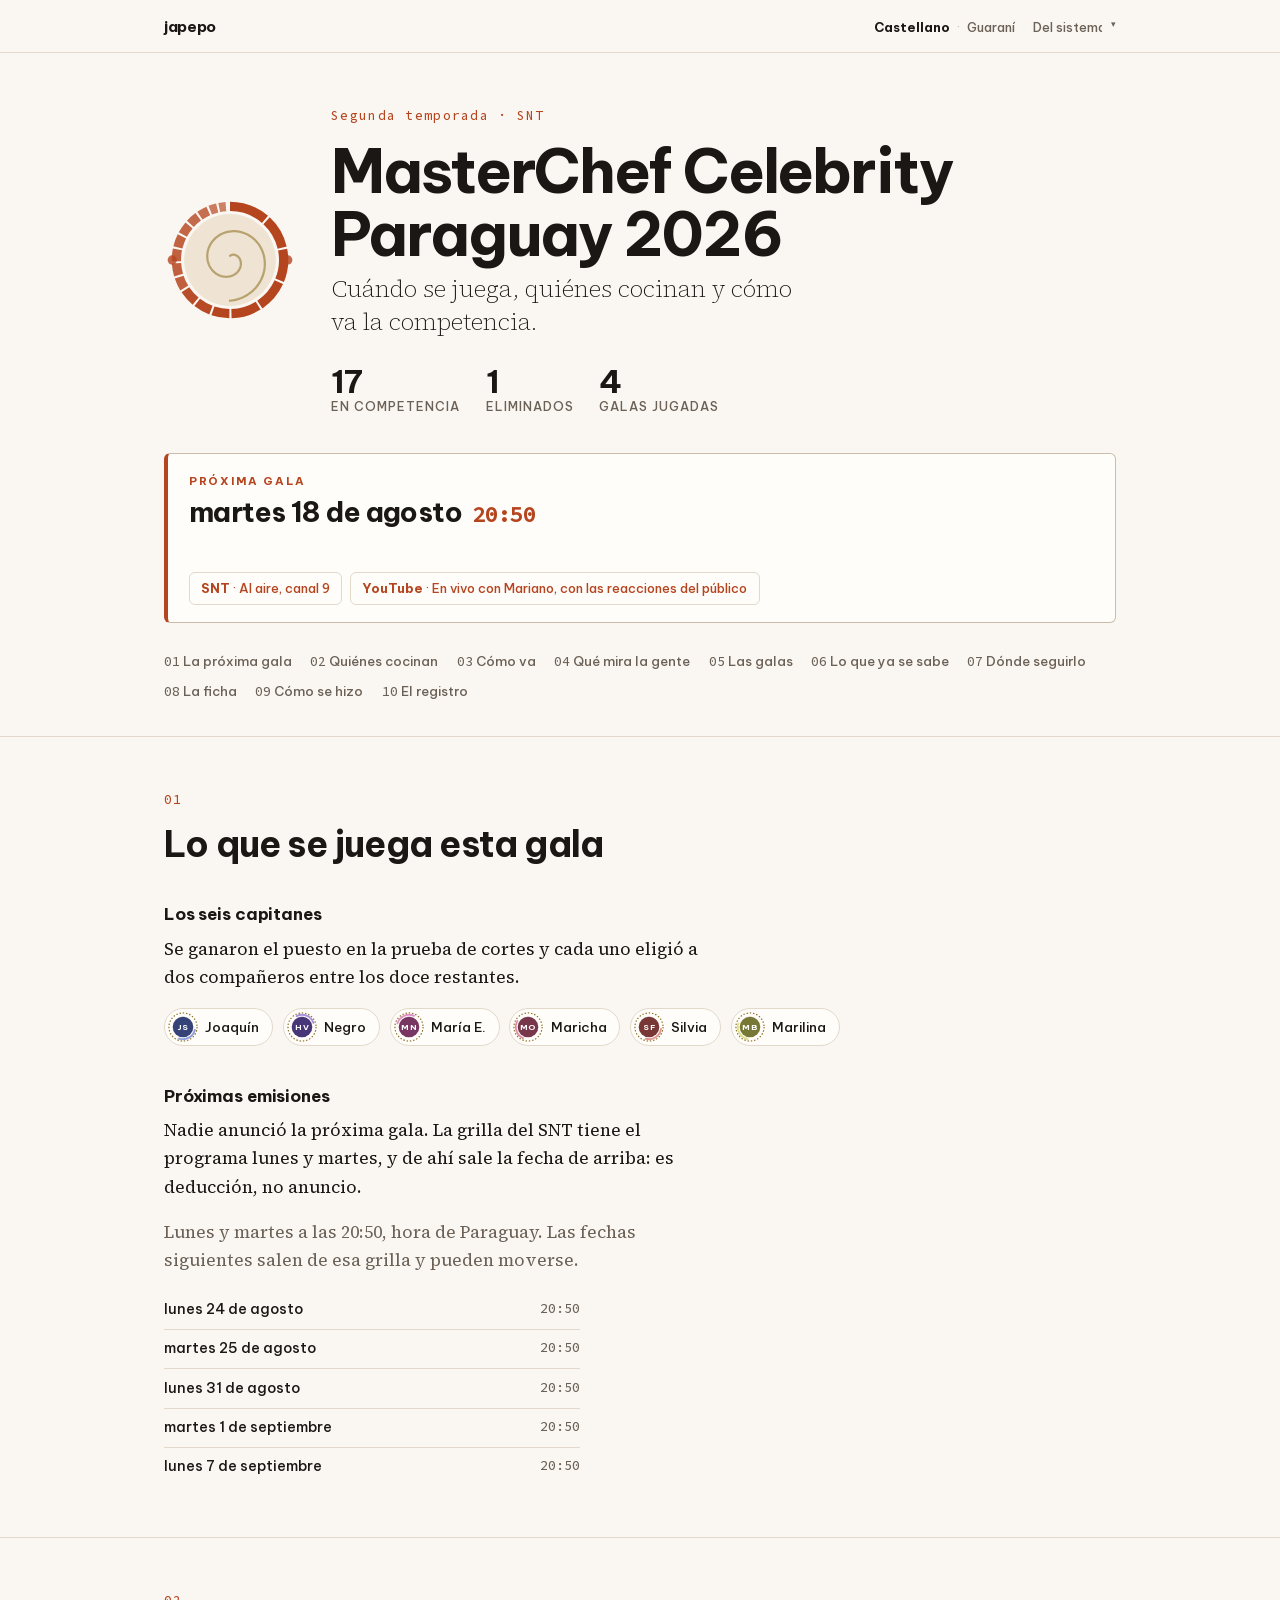
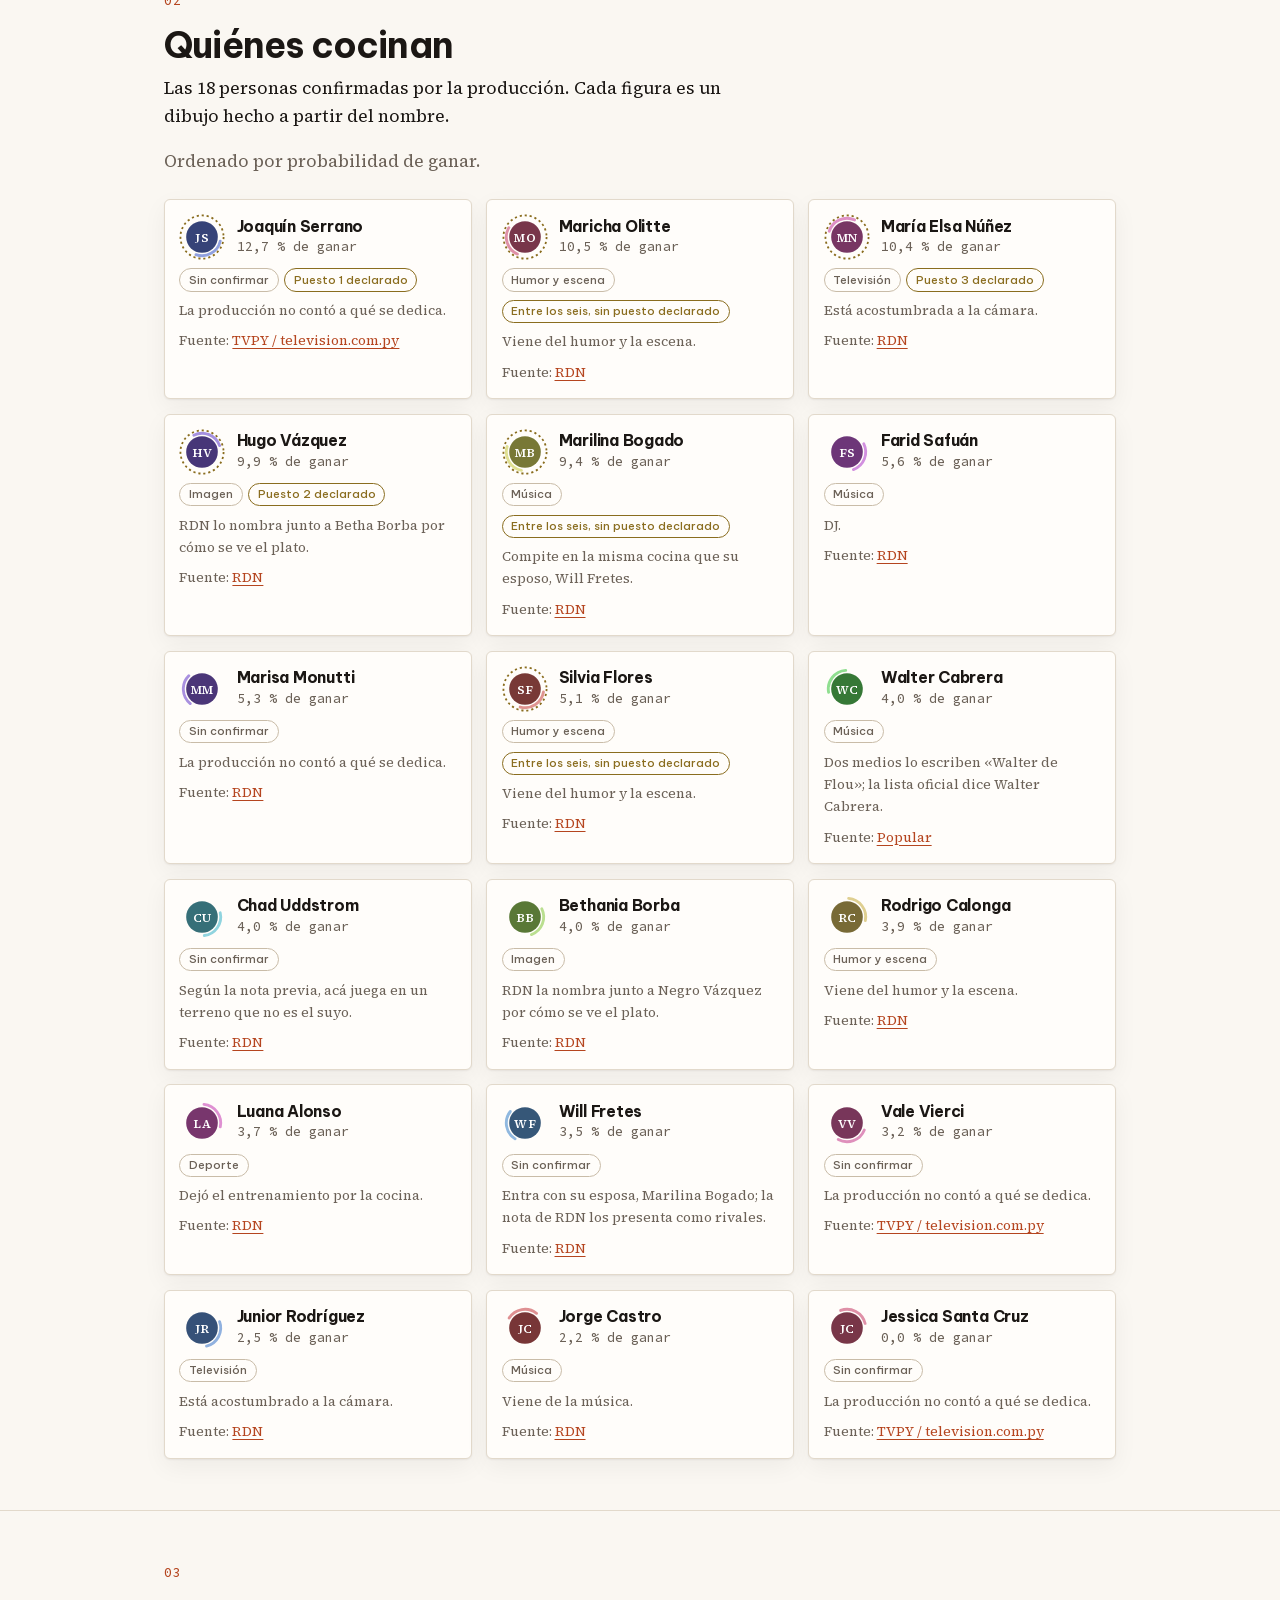
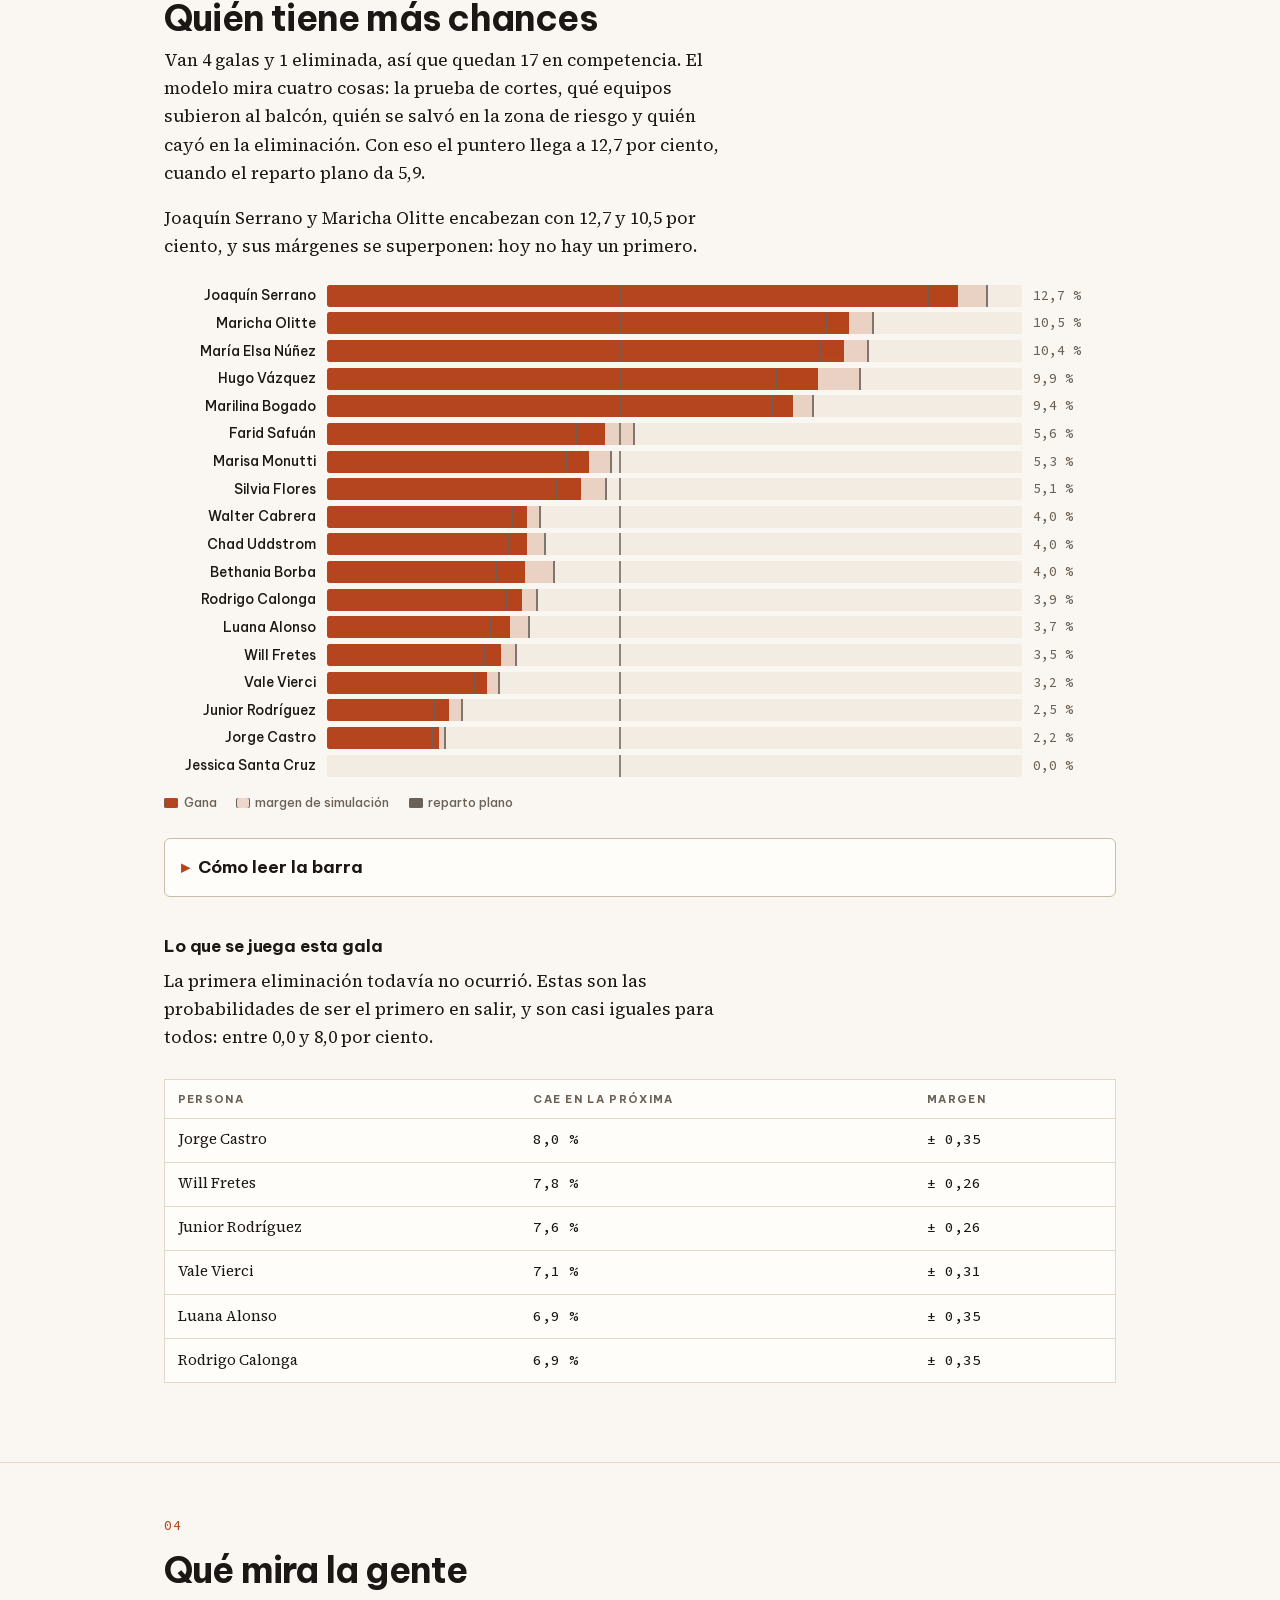
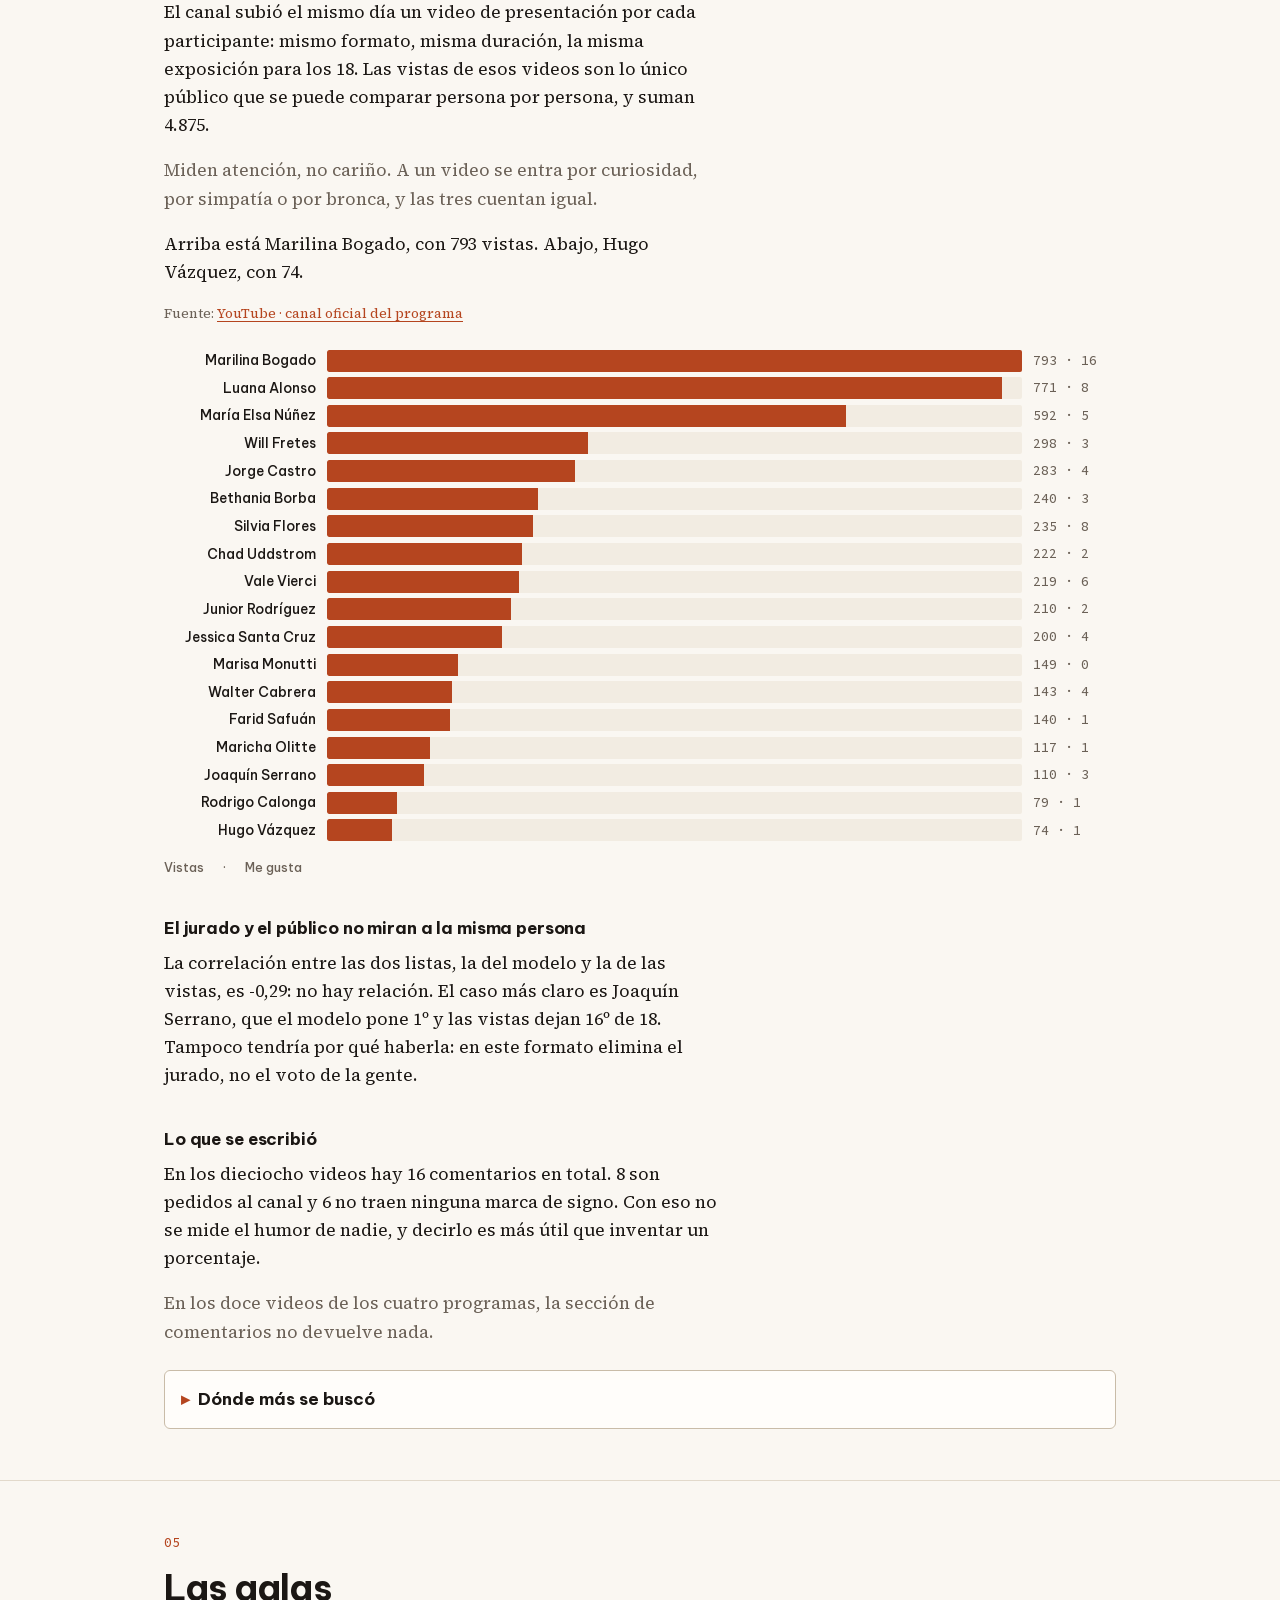
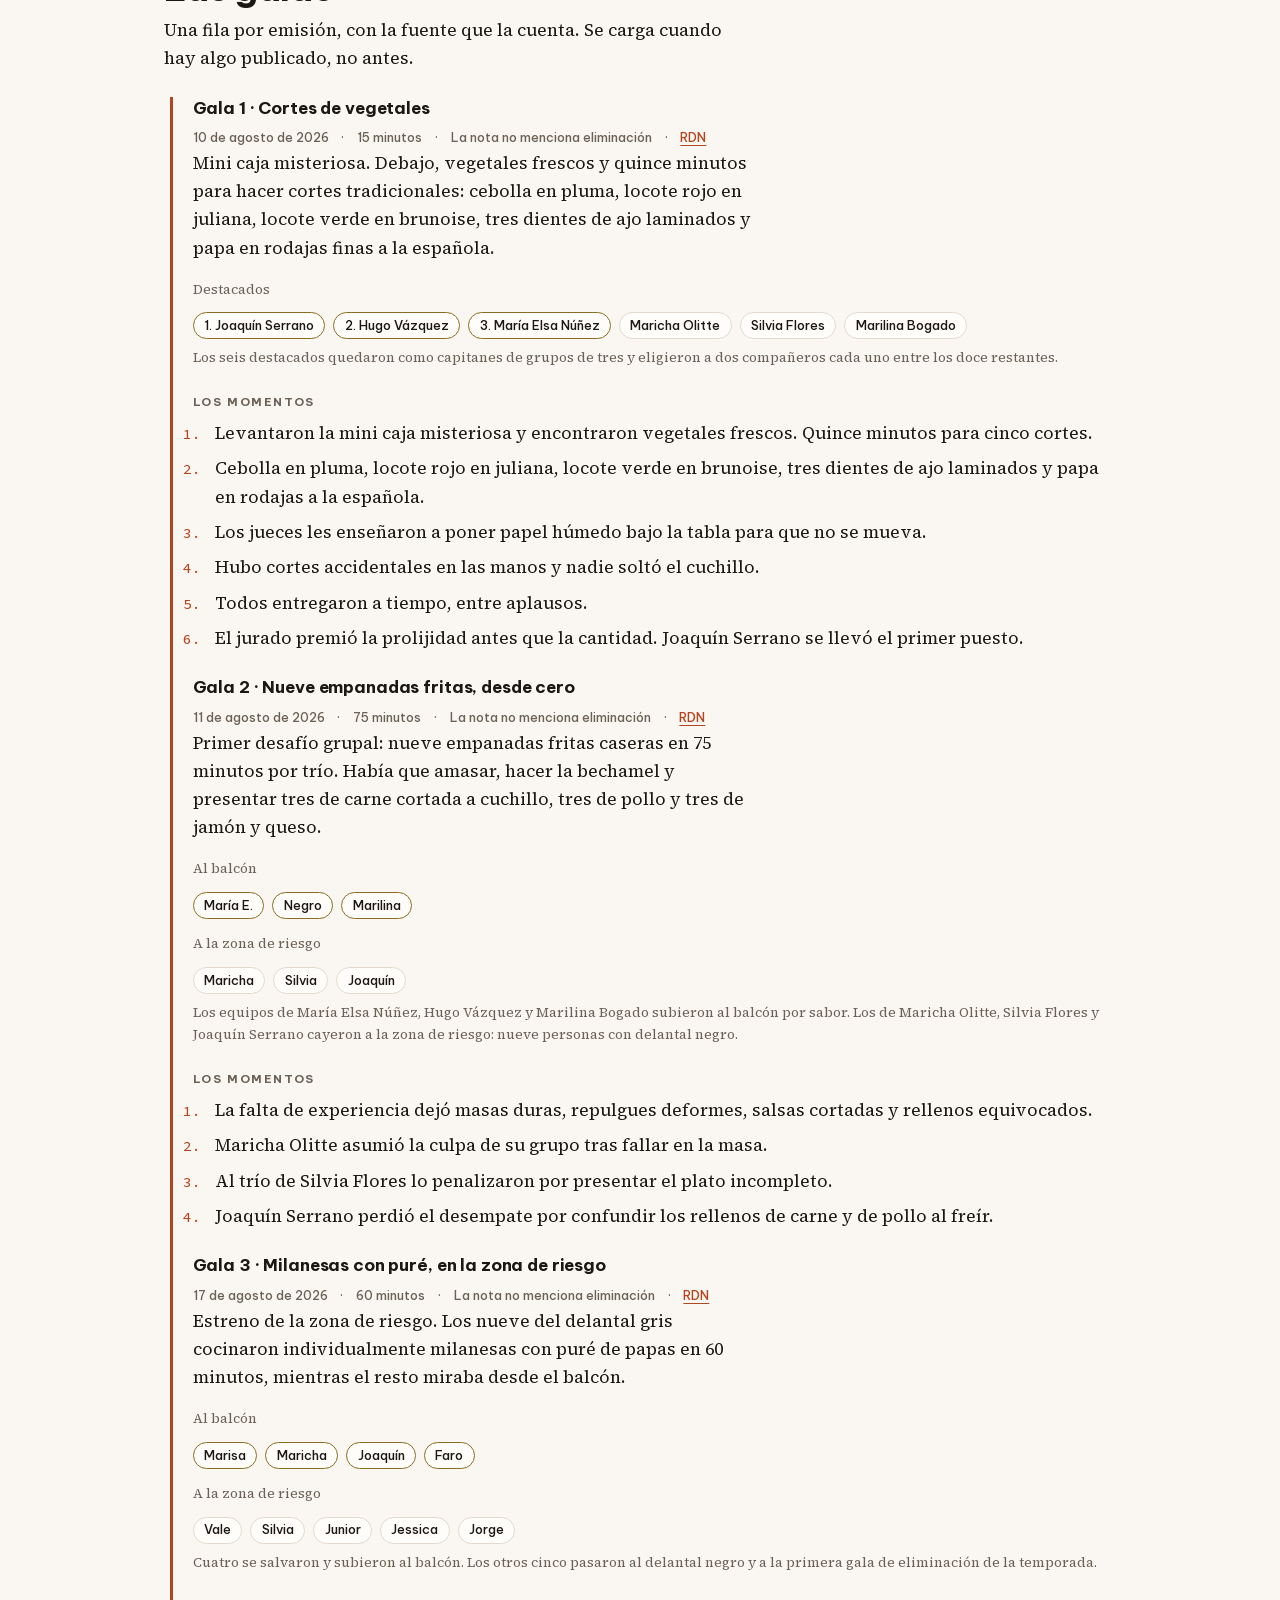
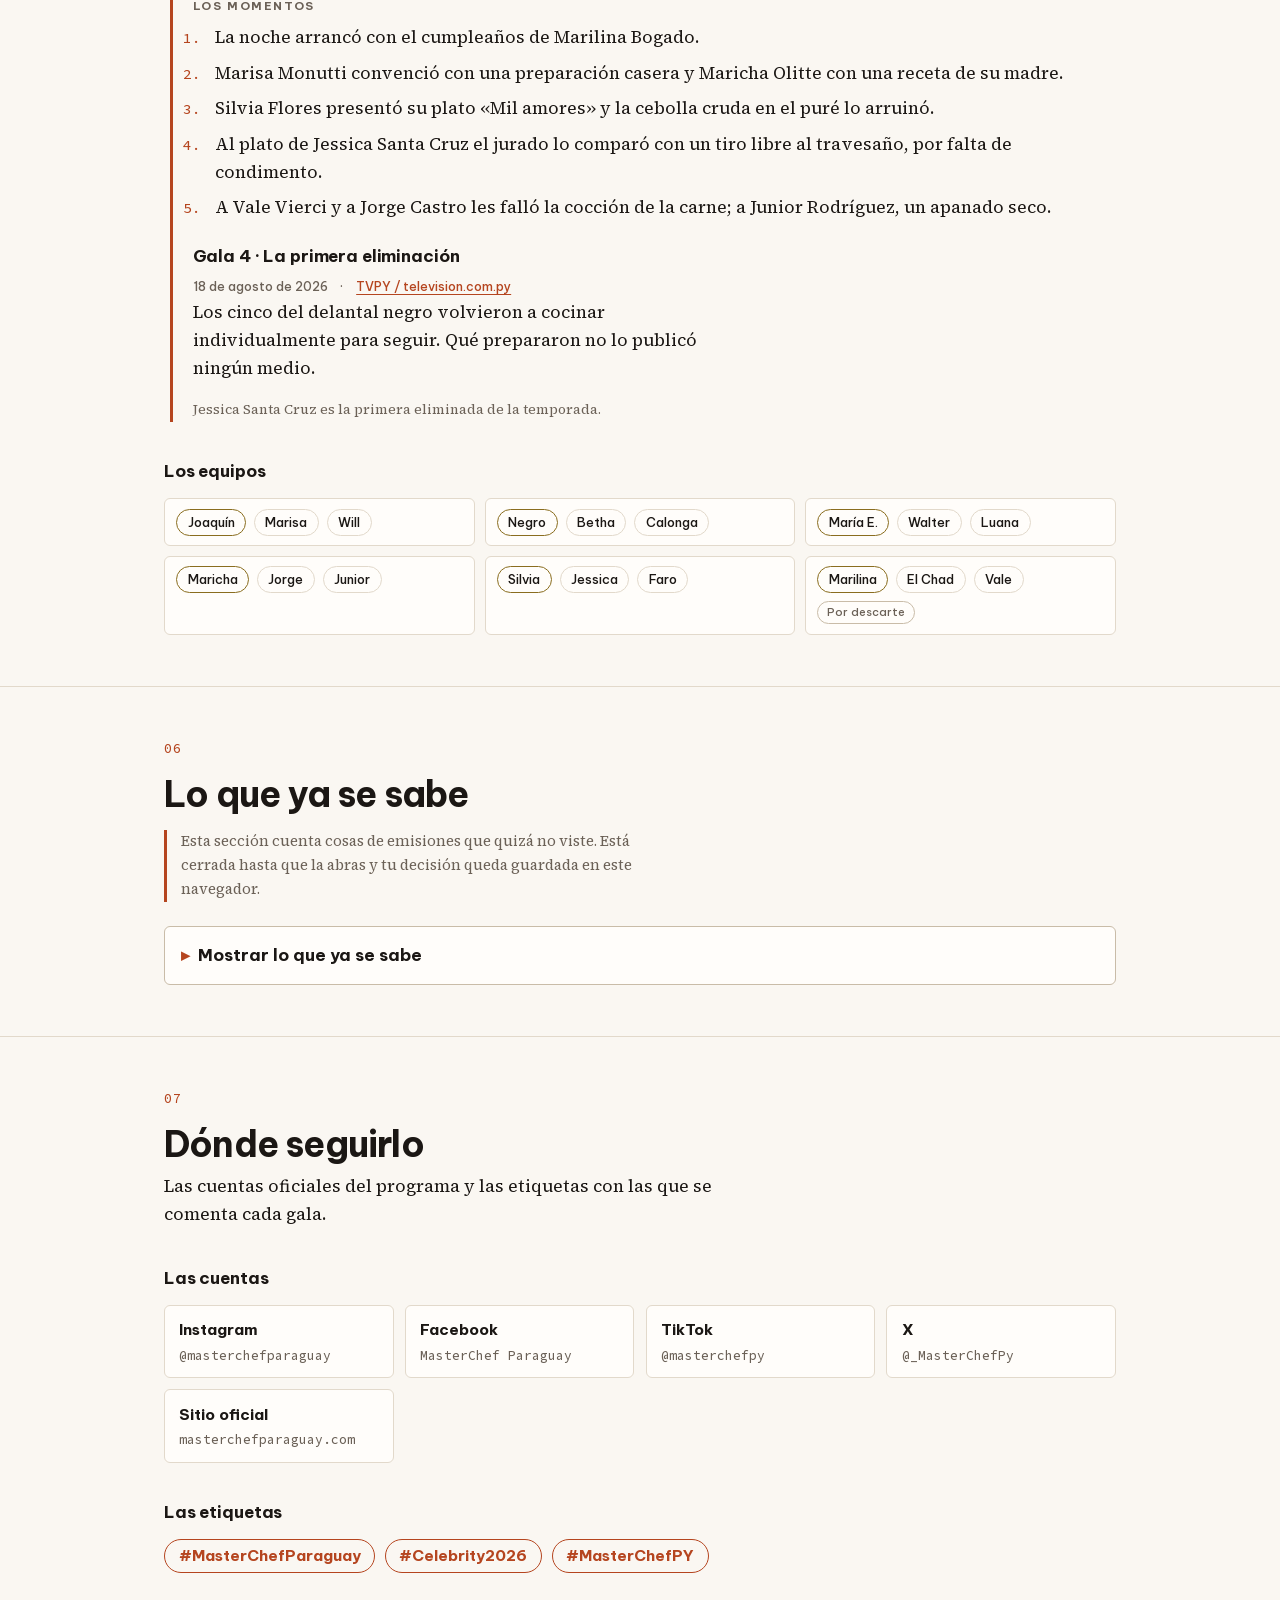
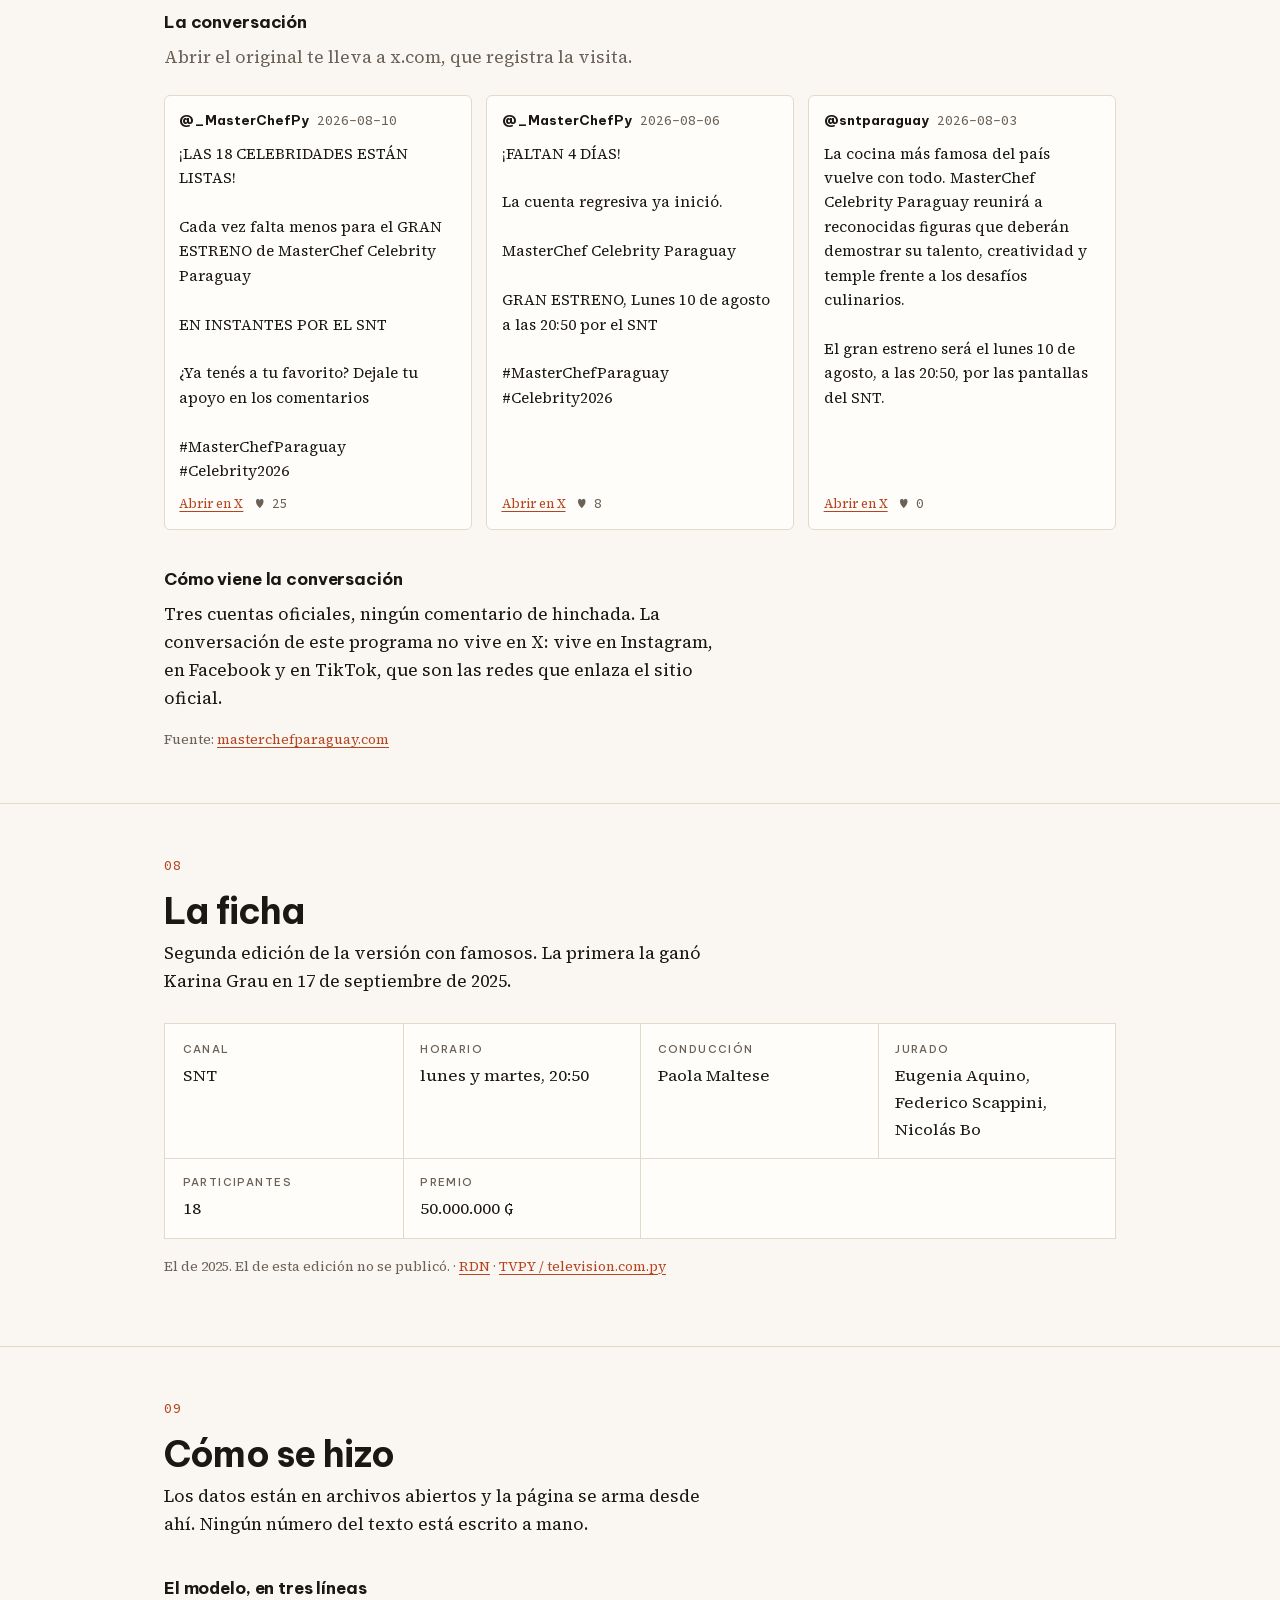
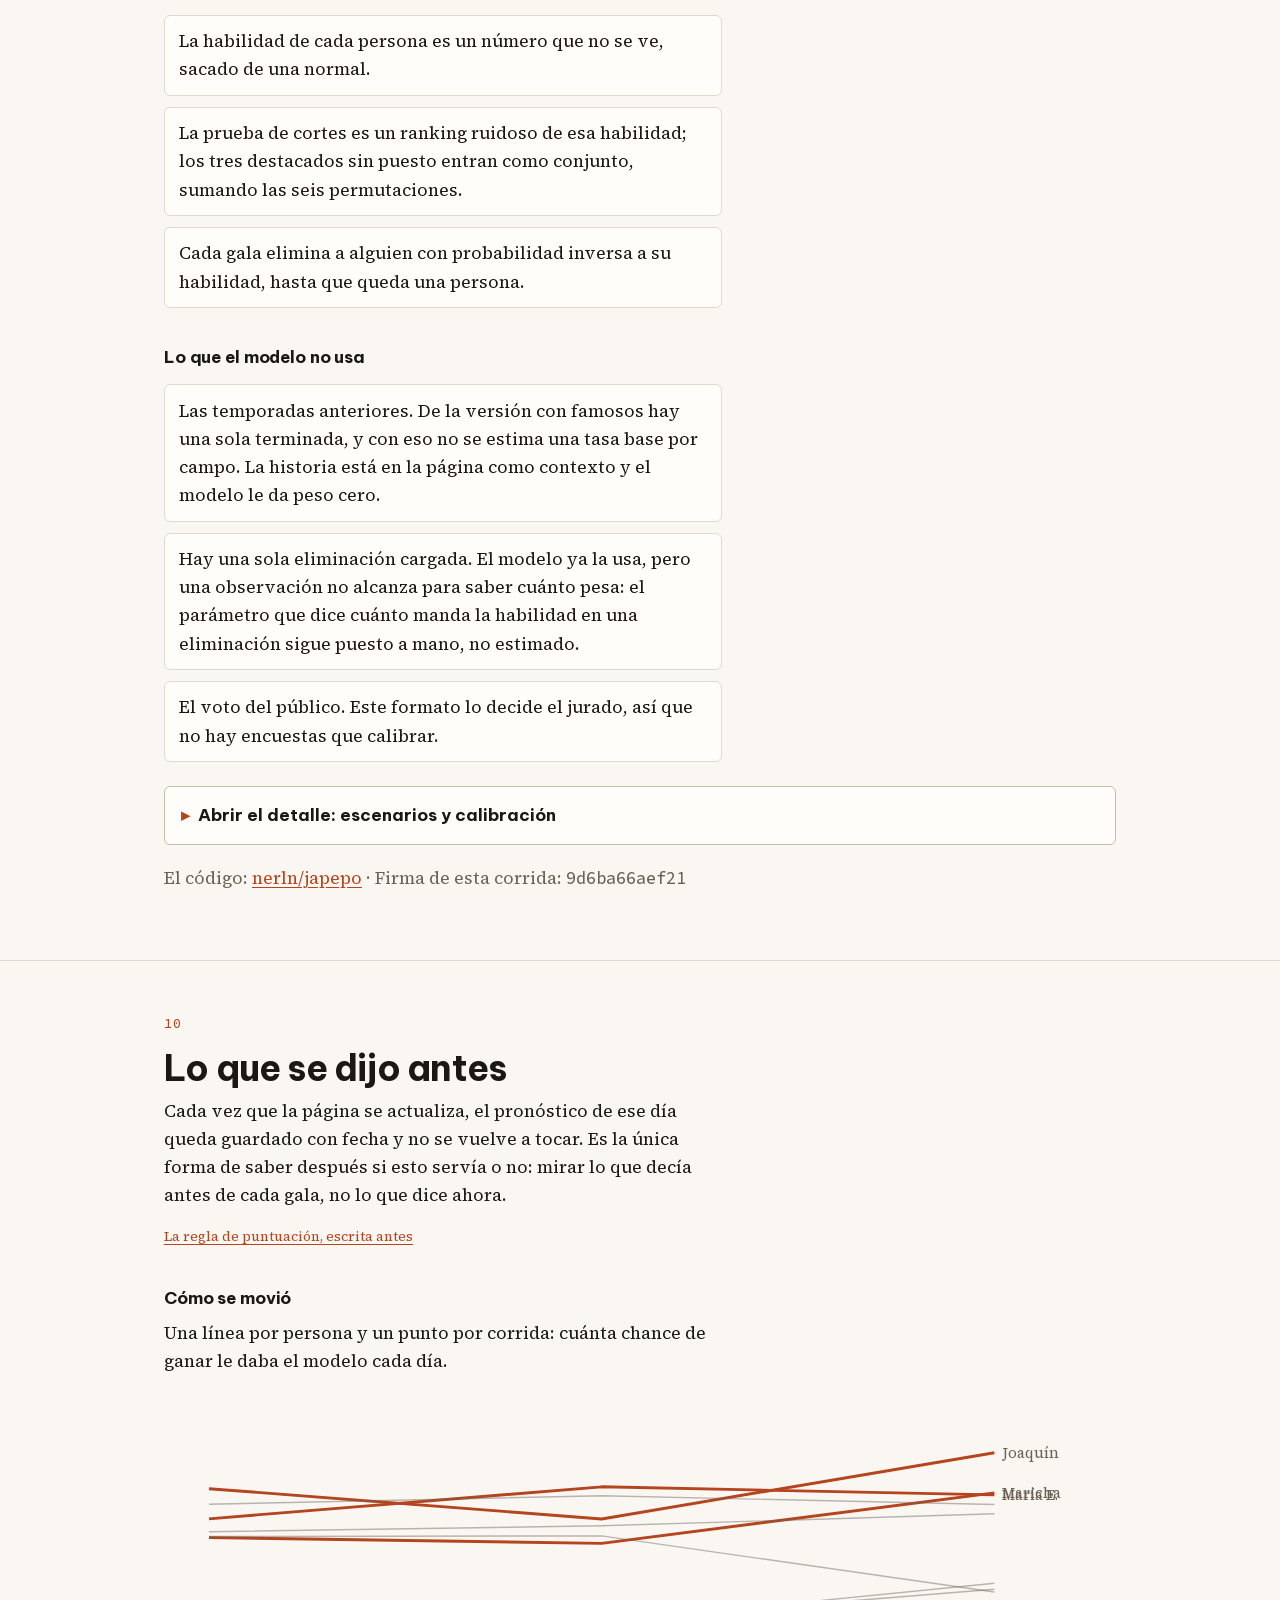
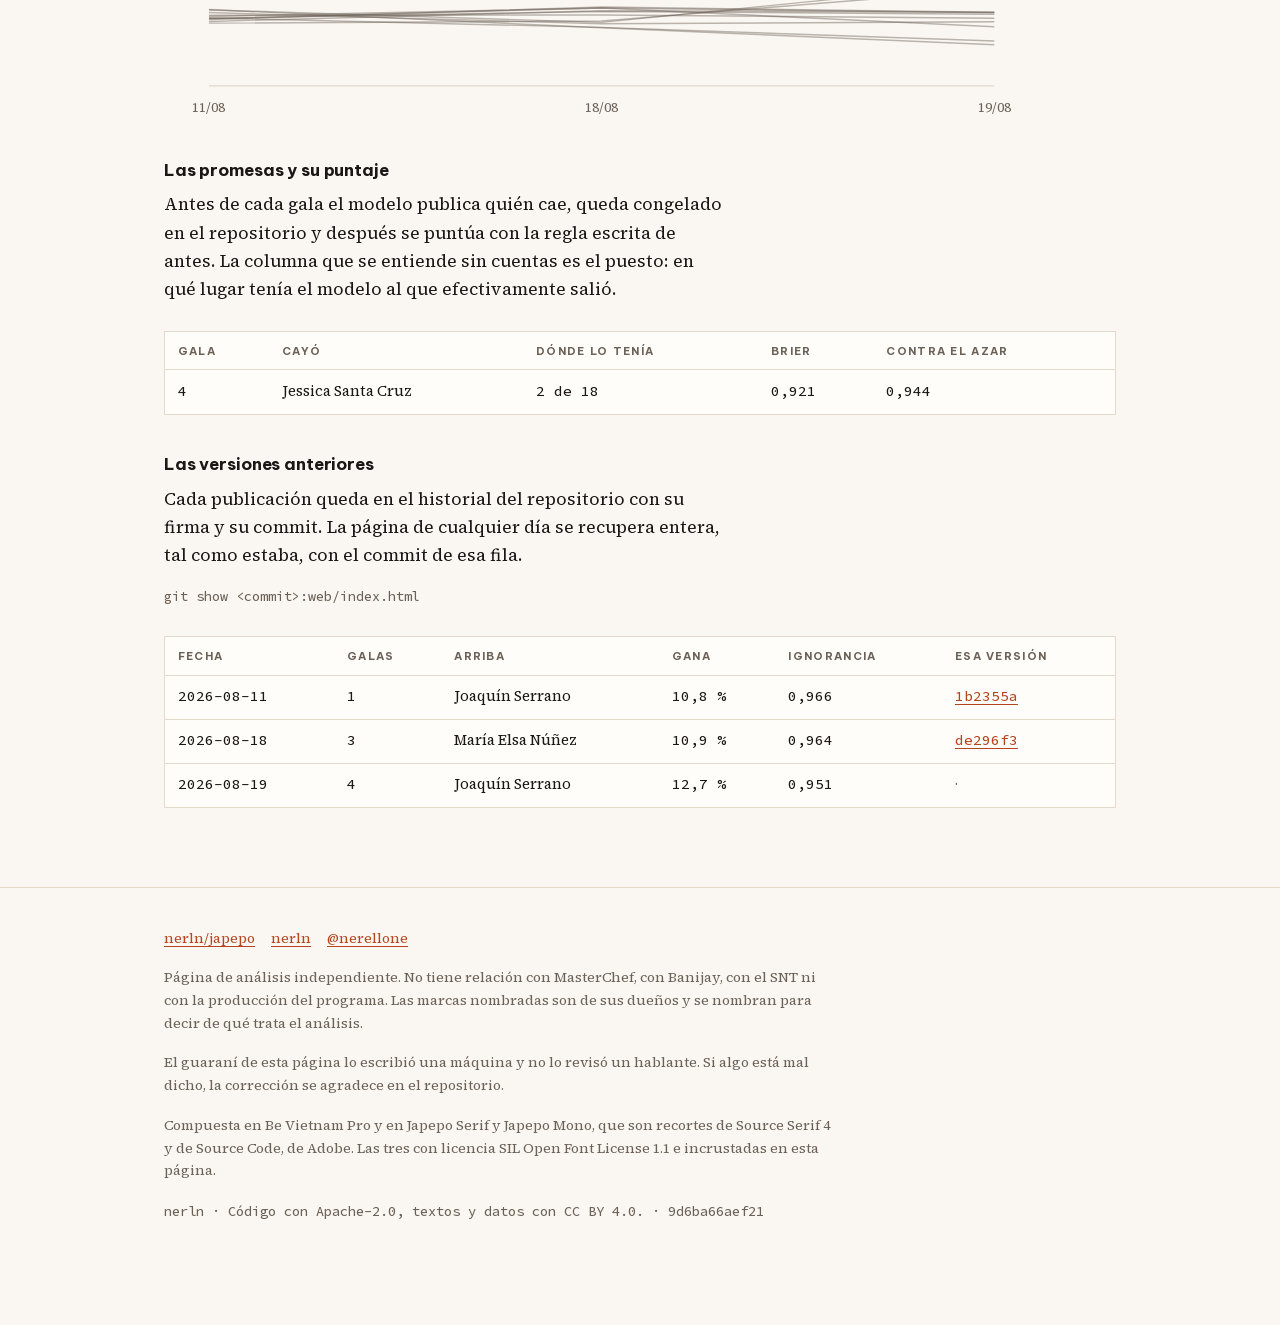
<file: web/index.html>
<!doctype html>
<html lang="es" data-tema="sistema">
<head>
<meta charset="utf-8">
<meta name="viewport" content="width=device-width, initial-scale=1">
<title>MasterChef Celebrity Paraguay 2026 · japepo</title>
<meta name="description" content="Cuándo es la próxima gala de MasterChef Celebrity Paraguay 2026, quiénes siguen en competencia y qué chance tiene cada uno. En castellano y guaraní. Sitio de hinchas, sin relación con la producción.">
<meta name="author" content="nerln">
<meta name="japepo:firma" content="9d6ba66aef21">
<meta name="japepo:no-afiliacion" content="Análisis independiente. Sin relación con MasterChef, Banijay, SNT ni la producción del programa.">
<meta property="og:title" content="MasterChef Celebrity Paraguay 2026 · cuándo se juega y cómo va">
<meta property="og:description" content="Cuándo es la próxima gala y quién tiene más chances.">
<meta property="og:type" content="website">
<meta property="og:url" content="https://nerln.github.io/japepo/">
<meta property="og:site_name" content="japepo">
<meta property="og:locale" content="es_PY">
<meta property="og:locale:alternate" content="gn_PY">
<meta property="og:image" content="https://nerln.github.io/japepo/og.png">
<meta property="og:image:width" content="1200">
<meta property="og:image:height" content="630">
<meta property="og:image:alt" content="MasterChef Celebrity Paraguay 2026: la próxima gala y los tres con más chances.">
<meta name="twitter:card" content="summary_large_image">
<meta name="twitter:title" content="MasterChef Celebrity Paraguay 2026">
<meta name="twitter:description" content="Cuándo es la próxima gala y quién tiene más chances.">
<meta name="twitter:image" content="https://nerln.github.io/japepo/og.png">
<link rel="canonical" href="https://nerln.github.io/japepo/">
<link rel="icon" href="icono.svg" type="image/svg+xml">
<style>
/* ==========================================================================
   Tipografia incrustada. La genera gui/fuentes.py; no se edita a mano.

   Tres familias con tres trabajos: Be Vietnam Pro para titular y rotulo,
   Japepo Serif para lo que se lee de corrido, Japepo Mono para las cifras
   que forman columna. Las dos ultimas son recortes de Source Serif 4 y de
   Source Code, de Adobe, renombrados porque la OFL no deja usar el nombre
   reservado en una version modificada, y recortar es modificar.

   Las tres bajo SIL Open Font License 1.1:
   Be Vietnam Pro   Copyright 2021 The Be Vietnam Pro Project Authors (https://github.com/bettergui/BeVietnamPro) · https://scripts.sil.org/OFL
   Be Vietnam Pro   Copyright 2021 The Be Vietnam Pro Project Authors (https://github.com/bettergui/BeVietnamPro) · https://scripts.sil.org/OFL
   Japepo Serif     © 2014 - 2023 Adobe (http://www.adobe.com/), with Reserved Font Name ‘Source’. · http://scripts.sil.org/OFL
   Japepo Mono      © 2023 Adobe (http://www.adobe.com/), with Reserved Font Name ‘Source’ · http://scripts.sil.org/OFL
   ========================================================================== */

/* Be Vietnam Pro 500 · BeVietnamPro-Medium.ttf · 10.3 kB */
@font-face{font-family:"Be Vietnam Pro";font-style:normal;font-weight:500;font-display:swap;src:url([data-uri]) format('woff2');}

/* Be Vietnam Pro 700 · BeVietnamPro-Bold.ttf · 10.2 kB */
@font-face{font-family:"Be Vietnam Pro";font-style:normal;font-weight:700;font-display:swap;src:url([data-uri]) format('woff2');}

/* Japepo Serif 250 700 · SourceSerif4Variable.woff2 · 41.1 kB */
@font-face{font-family:"Japepo Serif";font-style:normal;font-weight:250 700;font-display:swap;src:url([data-uri]) format('woff2');}

/* Japepo Mono 450 · SourceCodeVariable.woff2 · 8.9 kB */
@font-face{font-family:"Japepo Mono";font-style:normal;font-weight:450;font-display:swap;src:url([data-uri]) format('woff2');}

</style>
<style>
/* ---------- temas ---------- */
:root {
  --fondo: #faf7f2;
  --fondo-2: #fffdfa;
  --fondo-3: #f2ece2;
  --texto: #1b1714;
  --texto-2: #6b6157;
  --borde: #e2d9cb;
  --borde-fuerte: #c9bca8;
  --acento: #b5451f;
  --acento-2: #8a6d1f;
  --barra: #b5451f;
  --banda: rgba(181, 69, 31, 0.18);
  --plano: #6b6157;
  --destacado: #8a6d1f;
  --marca-anillo: #b5451f;
  --marca-caldo: #efe4d3;
  --marca-vapor: #8a6d1f;
  --sombra: 0 1px 2px rgba(27, 23, 20, 0.06), 0 8px 24px rgba(27, 23, 20, 0.05);
  color-scheme: light;

  /* Tres radios, no uno. La ficha y las tablas van a canto vivo, las tarjetas
     apenas redondeadas, y solo las pastillas del control quedan circulares. */
  --radio: 6px;
  --radio-canto: 0px;
  --radio-pastilla: 999px;

  /* Tres familias, tres trabajos. Ninguna es la del sistema: un titular en
     Georgia y un texto en la sans del sistema es lo que hace que una pagina se
     lea como una plantilla. Ver gui/fuentes.py. */
  --tipo-display: "Be Vietnam Pro", "Helvetica Neue", Arial, sans-serif;
  --tipo-texto: "Japepo Serif", "Source Serif 4", Charter, Georgia, serif;
  --tipo-mono: "Japepo Mono", "Source Code", ui-monospace, SFMono-Regular, Menlo, monospace;
}
:root[data-tema="oscuro"] {
  color-scheme: dark;
  --fondo: #14120f; --fondo-2: #1d1a16; --fondo-3: #26221c;
  --texto: #f0ebe4; --texto-2: #a89e92; --borde: #322c25; --borde-fuerte: #4a4238;
  --acento: #e0763f; --acento-2: #d4b45e;
  --barra: #e0763f; --banda: rgba(224, 118, 63, 0.22); --plano: #a89e92;
  --destacado: #d4b45e;
  --marca-anillo: #e0763f; --marca-caldo: #26221c; --marca-vapor: #d4b45e;
  --sombra: 0 1px 2px rgba(0, 0, 0, 0.4), 0 8px 24px rgba(0, 0, 0, 0.3);
}
:root[data-tema="brasa"] {
  color-scheme: dark;
  --fondo: #0d0a08; --fondo-2: #17100c; --fondo-3: #21160f;
  --texto: #ffeede; --texto-2: #bd9b81; --borde: #33200f; --borde-fuerte: #5c3313;
  --acento: #ff7a18; --acento-2: #ffc14d;
  --barra: #ff7a18; --banda: rgba(255, 122, 24, 0.25); --plano: #bd9b81;
  --destacado: #ffc14d;
  --marca-anillo: #ff7a18; --marca-caldo: #21160f; --marca-vapor: #ffc14d;
  --sombra: 0 0 0 1px rgba(255, 122, 24, 0.08), 0 10px 30px rgba(0, 0, 0, 0.55);
}
:root[data-tema="kaa"] {
  color-scheme: light;
  --fondo: #f2f6ee; --fondo-2: #fbfdf8; --fondo-3: #e6eede;
  --texto: #16211a; --texto-2: #56695b; --borde: #d5e0ca; --borde-fuerte: #b3c4a4;
  --acento: #2f6b3d; --acento-2: #7a6a17;
  --barra: #2f6b3d; --banda: rgba(47, 107, 61, 0.16); --plano: #56695b;
  --destacado: #7a6a17;
  --marca-anillo: #2f6b3d; --marca-caldo: #e6eede; --marca-vapor: #7a6a17;
}
:root[data-tema="contraste"] {
  color-scheme: dark;
  --fondo: #000; --fondo-2: #000; --fondo-3: #111;
  --texto: #fff; --texto-2: #e8e8e8; --borde: #fff; --borde-fuerte: #fff;
  --acento: #ffe500; --acento-2: #00e5ff;
  --barra: #ffe500; --banda: rgba(255, 229, 0, 0.3); --plano: #fff;
  --destacado: #00e5ff;
  --marca-anillo: #ffe500; --marca-caldo: #000; --marca-vapor: #00e5ff;
  --sombra: none; --radio: 0px;
}
:root[data-tema="sistema"] { color-scheme: light dark; }
@media (prefers-color-scheme: dark) {
  :root[data-tema="sistema"] {
    --fondo: #14120f; --fondo-2: #1d1a16; --fondo-3: #26221c;
    --texto: #f0ebe4; --texto-2: #a89e92; --borde: #322c25; --borde-fuerte: #4a4238;
    --acento: #e0763f; --acento-2: #d4b45e;
    --barra: #e0763f; --banda: rgba(224, 118, 63, 0.22); --plano: #a89e92;
    --destacado: #d4b45e;
    --marca-anillo: #e0763f; --marca-caldo: #26221c; --marca-vapor: #d4b45e;
    --sombra: 0 1px 2px rgba(0, 0, 0, 0.4), 0 8px 24px rgba(0, 0, 0, 0.3);
  }
}

/* ---------- idioma ---------- */
html[lang="es"] [data-l="gn"], html[lang="gn"] [data-l="es"] { display: none; }

/* ---------- base ---------- */
* { box-sizing: border-box; }
html { scroll-behavior: smooth; }
body {
  margin: 0; background: var(--fondo); color: var(--texto);
  font-family: var(--tipo-texto); font-size: 1.0625rem; font-weight: 400;
  line-height: 1.66; -webkit-font-smoothing: antialiased; text-rendering: optimizeLegibility;
}
.envoltura { max-width: 62rem; margin: 0 auto; padding: 0 1.25rem; }
.prosa { max-width: 62ch; }          /* la linea de lectura, no el ancho del bloque */

/* El salto de la pagina es de familia antes que de peso: geometrico de 700
   contra serif de 250. Un 400 contra un 600 de la misma familia es el contraste
   timido que hace que todo se parezca a todo. */
h1, h2, h3 { font-family: var(--tipo-display); font-weight: 700; }
h1 {
  font-size: clamp(2.4rem, 5.4vw, 3.8rem); line-height: 1.03;
  letter-spacing: -0.035em; margin: 0 0 .5rem;
}
h2 {
  font-size: clamp(1.6rem, 3.2vw, 2.25rem); line-height: 1.12;
  letter-spacing: -0.022em; margin: 0 0 .5rem;
}
h3 {
  font-size: 1.06rem; line-height: 1.3; letter-spacing: -0.008em;
  margin: 2.4rem 0 .6rem;
}
p { margin: 0 0 1.05rem; }
strong, b { font-weight: 600; }
a { color: var(--acento); text-underline-offset: 3px; }
a:hover { text-decoration-thickness: 2px; }
:focus-visible { outline: 3px solid var(--acento); outline-offset: 2px; border-radius: 3px; }
.silencio { color: var(--texto-2); }
.mono { font-family: var(--tipo-mono); font-variant-numeric: tabular-nums; }
.oculto { position: absolute; width: 1px; height: 1px; overflow: hidden; clip: rect(0 0 0 0); white-space: nowrap; }
/* El enlace de salto es el primer tabulado de la pagina: al recibir el foco
   tiene que verse, o para quien navega con teclado es como no tenerlo. */
.oculto:focus, .oculto:focus-visible {
  position: fixed; top: .6rem; left: .6rem; width: auto; height: auto; clip: auto;
  z-index: 60; background: var(--acento); color: var(--fondo);
  padding: .5rem .9rem; border-radius: var(--radio); font-family: var(--tipo-display);
  font-weight: 700; text-decoration: none;
}

/* ---------- barra de control ---------- */
/* Una linea de texto arriba de todo. No se pega al scroll: una barra que
   persigue al lector le come alto de pantalla en el telefono y no hace falta,
   porque el tema ya viene del sistema y el idioma se elige una vez. */
.control { border-bottom: 1px solid var(--borde); }
.control .envoltura {
  display: flex; gap: 1rem; align-items: baseline; justify-content: space-between;
  padding-top: .85rem; padding-bottom: .85rem;
}
.control-nombre {
  font-family: var(--tipo-display); font-weight: 700; font-size: .95rem;
  letter-spacing: -0.02em; color: var(--texto); text-decoration: none;
}
.control-derecha {
  display: flex; align-items: baseline; gap: 1.1rem;
  font-family: var(--tipo-display); font-weight: 500; font-size: .8rem;
}
.idiomas { display: flex; align-items: baseline; gap: .45rem; }
.idiomas > span[aria-hidden] { color: var(--borde-fuerte); }
.idiomas button {
  border: 0; background: none; padding: 0; margin: 0; font: inherit;
  color: var(--texto-2); cursor: pointer;
}
.idiomas button:hover { color: var(--acento); }
.idiomas button[aria-pressed="true"] { color: var(--texto); font-weight: 700; }
.temas { position: relative; display: inline-flex; align-items: baseline; }
.temas::after {
  content: "▾"; position: absolute; right: 0; pointer-events: none;
  color: var(--texto-2); font-size: .7em;
}
.temas select {
  appearance: none; -webkit-appearance: none;
  border: 0; background: none; font: inherit; color: var(--texto-2);
  padding: 0 .85rem 0 0; margin: 0; cursor: pointer;
}
.temas select:hover { color: var(--acento); }

/* ---------- portada ---------- */
.portada { padding: 3.2rem 0 2rem; border-bottom: 1px solid var(--borde); }
.portada-fila { display: flex; gap: 2.2rem; align-items: center; flex-wrap: wrap; }
.portada-fila > div { flex: 1 1 22rem; min-width: 0; }
.marca { width: 132px; height: 132px; flex: none; }
.control .marca { width: 26px; height: 26px; }
.bajada {
  font-size: clamp(1.15rem, 2.1vw, 1.45rem); font-weight: 250; line-height: 1.42;
  color: var(--texto); max-width: 40ch; margin: .3rem 0 1rem;
}
.hechos { display: flex; gap: .5rem; flex-wrap: wrap; margin-top: 1rem; }
.hecho {
  border: 1px solid var(--borde); background: var(--fondo-2); border-radius: var(--radio);
  padding: .3rem .7rem; font-family: var(--tipo-display); font-weight: 500; font-size: .8rem;
}
.hecho b { font-weight: 600; }

/* ---------- la proxima gala ---------- */
.cifras { display: flex; gap: 1.6rem; flex-wrap: wrap; margin-top: 1.4rem; }
.cifra {
  font-family: var(--tipo-display); font-weight: 500; font-size: .78rem;
  color: var(--texto-2); line-height: 1.2; text-transform: uppercase; letter-spacing: .08em;
}
.cifra-num {
  display: block; font-family: var(--tipo-display); font-weight: 700;
  font-size: 2rem; letter-spacing: -0.03em; color: var(--texto); text-transform: none;
}
.proxima-tarjeta {
  margin-top: 2.4rem; border: 1px solid var(--borde-fuerte); border-left: 4px solid var(--acento);
  background: var(--fondo-2); padding: 1.1rem 1.3rem; border-radius: var(--radio);
}
.proxima-rotulo {
  font-family: var(--tipo-display); font-weight: 700; font-size: .7rem;
  letter-spacing: .16em; text-transform: uppercase; color: var(--acento); margin: 0 0 .3rem;
}
.proxima-cuando {
  font-family: var(--tipo-display); font-weight: 700; letter-spacing: -0.02em;
  font-size: clamp(1.3rem, 2.6vw, 1.75rem); margin: 0; line-height: 1.2;
}
.proxima-hora {
  font-family: var(--tipo-mono); font-size: .8em; color: var(--acento); margin-left: .6rem;
}
.proxima-reloj { margin: .35rem 0 0; font-size: .95rem; color: var(--texto-2); min-height: 1.5em; }
.proxima-tarjeta .hechos { margin-top: .9rem; }
a.hecho { text-decoration: none; }
a.hecho:hover { border-color: var(--acento); }
.capitanes { display: flex; gap: .6rem; flex-wrap: wrap; margin-top: 1rem; }
.capitan {
  display: flex; align-items: center; gap: .45rem; border: 1px solid var(--borde);
  border-radius: var(--radio-pastilla); padding: .2rem .8rem .2rem .2rem;
  background: var(--fondo-2); font-family: var(--tipo-display); font-weight: 500; font-size: .85rem;
}
.capitan .cara { width: 30px; height: 30px; }
.calendario { list-style: none; padding: 0; margin: 1rem 0 0; max-width: 26rem; }
.calendario li {
  display: flex; justify-content: space-between; gap: 1rem; padding: .45rem 0;
  border-bottom: 1px solid var(--borde); font-family: var(--tipo-display); font-weight: 500;
  font-size: .9rem;
}
.calendario li:last-child { border-bottom: 0; }
.calendario .mono { color: var(--texto-2); font-size: .85rem; }

/* ---------- el movimiento del pronostico ---------- */
.movimiento { width: 100%; min-width: 30rem; height: auto; display: block; }

/* ---------- momentos ---------- */
.momentos-h {
  font-family: var(--tipo-display); font-weight: 700; font-size: .72rem;
  letter-spacing: .14em; text-transform: uppercase; color: var(--texto-2); margin: 1.4rem 0 .5rem;
}
.momentos { margin: 0; padding-left: 1.1rem; display: grid; gap: .45rem; }
.momentos li { padding-left: .3rem; }
.momentos li::marker { font-family: var(--tipo-mono); color: var(--acento); font-size: .85em; }

/* ---------- redes ---------- */
.cuentas { display: grid; grid-template-columns: repeat(auto-fit, minmax(min(100%, 13rem), 1fr)); gap: .7rem; margin-top: 1rem; }
.cuenta {
  border: 1px solid var(--borde); background: var(--fondo-2); border-radius: var(--radio);
  padding: .7rem .9rem; text-decoration: none; color: var(--texto);
  font-family: var(--tipo-display); display: flex; flex-direction: column; gap: .15rem;
}
.cuenta:hover { border-color: var(--acento); }
.cuenta b { font-weight: 700; font-size: .95rem; }
.cuenta .mono { font-size: .8rem; color: var(--texto-2); }
.etiquetas-grandes { display: flex; gap: .6rem; flex-wrap: wrap; margin-top: 1rem; }
.etiqueta-grande {
  font-family: var(--tipo-display); font-weight: 700; font-size: .95rem;
  color: var(--acento); border: 1px solid var(--acento); border-radius: var(--radio-pastilla);
  padding: .2rem .85rem;
}

/* ---------- secciones ---------- */
section { padding: 3.2rem 0; border-bottom: 1px solid var(--borde); scroll-margin-top: 5.5rem; }
.rotulo {
  font-family: var(--tipo-mono); font-size: .8rem; letter-spacing: .1em;
  color: var(--acento); margin-bottom: .9rem;
}

/* ---------- ficha ---------- */
/* Las separaciones son sombras, no huecos: con seis datos y cuatro columnas
   sobra media fila, y un hueco pintado deja un bloque de color sin sentido. */
.ficha {
  display: grid; grid-template-columns: repeat(auto-fit, minmax(13rem, 1fr));
  background: var(--fondo-2); border: 1px solid var(--borde);
  border-radius: var(--radio-canto); overflow: hidden; margin-top: 1.75rem;
}
.ficha div { padding: .95rem 1.1rem; box-shadow: 1px 0 0 var(--borde), 0 1px 0 var(--borde); }
.ficha dt { font-family: var(--tipo-display); font-weight: 500; font-size: .68rem; letter-spacing: .13em; text-transform: uppercase; color: var(--texto-2); margin-bottom: .25rem; }
.ficha dd { margin: 0; font-size: 1.02rem; }

/* ---------- medidor ---------- */
.medidor { display: flex; gap: 1.5rem; align-items: center; flex-wrap: wrap; margin: 1.5rem 0; }
.medidor svg { width: 128px; height: 128px; flex: none; }
.medidor-num {
  font-family: var(--tipo-texto); font-weight: 250; font-size: clamp(3.2rem, 7vw, 4.6rem);
  line-height: .95; letter-spacing: -0.03em; font-variant-numeric: tabular-nums;
}

/* ---------- barras ---------- */
.barras { margin: 1.5rem 0 0; display: grid; gap: .3rem; }
.barra-fila { display: grid; grid-template-columns: minmax(6rem, 9.5rem) 1fr 5.2rem; gap: .7rem; align-items: center; font-family: var(--tipo-display); font-weight: 500; font-size: .86rem; }
.barra-nombre { text-align: right; white-space: nowrap; overflow: hidden; text-overflow: ellipsis; }
.pista { position: relative; height: 22px; background: var(--fondo-3); border-radius: 2px; overflow: hidden; }
.pista .banda {
  position: absolute; top: 0; bottom: 0; background: var(--banda);
  box-shadow: inset 2px 0 0 var(--texto-2), inset -2px 0 0 var(--texto-2);
  opacity: .85;
}
.pista .valor { position: absolute; top: 0; bottom: 0; left: 0; background: var(--barra); border-radius: 2px 0 0 2px; }
.pista .plano { position: absolute; top: -2px; bottom: -2px; width: 2px; background: var(--plano); opacity: .75; }
.barra-num { font-family: var(--tipo-mono); font-size: .82rem; color: var(--texto-2); font-variant-numeric: tabular-nums; }
.leyenda { display: flex; gap: 1.2rem; flex-wrap: wrap; font-family: var(--tipo-display); font-weight: 500; font-size: .78rem; color: var(--texto-2); margin-top: 1rem; }
.leyenda i {
  display: inline-block; width: 14px; height: 10px; vertical-align: -1px;
  margin-right: .35rem; border-radius: 2px;
  box-shadow: inset 1px 0 0 var(--texto-2), inset -1px 0 0 var(--texto-2);
}

/* ---------- tablas ---------- */
.tabla-envoltura { overflow-x: auto; margin: 1.75rem 0; border: 1px solid var(--borde); border-radius: var(--radio-canto); }
table { border-collapse: collapse; width: 100%; font-size: .9rem; background: var(--fondo-2); }
th, td { text-align: left; padding: .6rem .8rem; border-bottom: 1px solid var(--borde); vertical-align: top; }
th { font-family: var(--tipo-display); font-size: .68rem; letter-spacing: .12em; text-transform: uppercase; color: var(--texto-2); font-weight: 700; white-space: nowrap; }
tbody tr:last-child td { border-bottom: 0; }
td.num { font-family: var(--tipo-mono); font-variant-numeric: tabular-nums; white-space: nowrap; }
td.entero { white-space: nowrap; }

/* ---------- indice de secciones ---------- */
.indice { display: flex; gap: .5rem; flex-wrap: wrap; margin-top: 1.75rem; font-family: var(--tipo-display); font-weight: 500; font-size: .82rem; }
.indice { gap: .35rem 1.15rem; }
.indice a {
  text-decoration: none; color: var(--texto-2);
  border-bottom: 1px solid transparent; padding-bottom: 1px;
}
.indice a:hover { color: var(--acento); border-bottom-color: var(--acento); }
.numero-seccion { font-family: var(--tipo-mono); color: var(--texto-2); }

/* ---------- plantel ---------- */
.rejilla { display: grid; grid-template-columns: repeat(auto-fill, minmax(min(100%, 15.5rem), 1fr)); gap: .9rem; margin-top: 1.5rem; }
.persona { border: 1px solid var(--borde); background: var(--fondo-2); border-radius: var(--radio); padding: .9rem; box-shadow: var(--sombra); }
.persona-cab { display: flex; gap: .7rem; align-items: center; }
.cara { width: 46px; height: 46px; flex: none; }
.persona-nombre { font-family: var(--tipo-display); font-weight: 700; font-size: .98rem; letter-spacing: -0.015em; line-height: 1.25; }
.persona-p { font-family: var(--tipo-mono); font-size: .82rem; color: var(--texto-2); }
.etiqueta { display: inline-block; font-family: var(--tipo-display); font-weight: 500; font-size: .7rem; border: 1px solid var(--borde-fuerte); border-radius: var(--radio-pastilla); padding: .08rem .55rem; color: var(--texto-2); margin: .5rem .3rem 0 0; }
.etiqueta.viva { border-color: var(--destacado); color: var(--destacado); }
.persona-nota { font-size: .84rem; color: var(--texto-2); margin: .5rem 0 0; }

/* ---------- galas ---------- */
.gala { border-left: 3px solid var(--acento); padding: 0 0 1.5rem 1.2rem; margin-left: .4rem; position: relative; }
.gala:last-child { padding-bottom: 0; }
.gala.futura { border-left-style: dashed; border-left-color: var(--borde-fuerte); }
.gala h3 { margin-top: 0; }
.gala-meta { font-family: var(--tipo-display); font-weight: 500; font-size: .78rem; color: var(--texto-2); display: flex; gap: .8rem; flex-wrap: wrap; }
.podio { display: flex; gap: .5rem; flex-wrap: wrap; margin-top: .7rem; }
.podio span { border: 1px solid var(--borde); border-radius: var(--radio-pastilla); padding: .12rem .65rem; font-family: var(--tipo-display); font-weight: 500; font-size: .8rem; background: var(--fondo-2); }
.podio span.orden { border-color: var(--destacado); }

/* ---------- los equipos ---------- */
.equipos { display: grid; grid-template-columns: repeat(auto-fill, minmax(min(100%, 16rem), 1fr)); gap: .6rem; margin-top: 1rem; }
.equipo { border: 1px solid var(--borde); border-radius: var(--radio); padding: .6rem .7rem; background: var(--fondo-2); }
.equipo .podio { margin-top: 0; }
.equipo .etiqueta { margin-top: .45rem; }

/* ---------- spoilers ---------- */
details.spoiler { border: 1px solid var(--borde-fuerte); border-radius: var(--radio); background: var(--fondo-2); padding: .9rem 1rem; margin-top: 1.5rem; }
details.spoiler > summary { cursor: pointer; font-family: var(--tipo-display); font-weight: 700; list-style: none; display: flex; align-items: center; gap: .5rem; }
details.spoiler > summary::-webkit-details-marker { display: none; }
details.spoiler > summary::before { content: "▸"; color: var(--acento); }
details.spoiler[open] > summary::before { content: "▾"; }
.aviso { border-left: 3px solid var(--acento); padding-left: .9rem; color: var(--texto-2); font-size: .9rem; margin: 1rem 0; }
.lista-limpia { list-style: none; padding: 0; margin: 1rem 0 0; display: grid; gap: .7rem; }
.lista-limpia li { border: 1px solid var(--borde); border-radius: var(--radio); padding: .7rem .9rem; background: var(--fondo-2); }

/* ---------- tuits ---------- */
.tuits { display: grid; grid-template-columns: repeat(auto-fill, minmax(min(100%, 19rem), 1fr)); gap: .9rem; margin-top: 1.5rem; }
.tuit { border: 1px solid var(--borde); border-radius: var(--radio); background: var(--fondo-2); padding: .9rem; display: flex; flex-direction: column; gap: .6rem; }
.tuit-cab { display: flex; gap: .5rem; align-items: baseline; font-size: .82rem; }
.tuit-handle { font-family: var(--tipo-display); font-weight: 700; }
.tuit-texto { white-space: pre-line; font-size: .92rem; margin: 0; }
.tuit-pie { margin-top: auto; display: flex; gap: .8rem; align-items: center; font-size: .8rem; color: var(--texto-2); }

/* ---------- pie ---------- */
footer { padding: 2.5rem 0 4rem; font-size: .86rem; color: var(--texto-2); }
footer p { max-width: 42rem; }
.pie-enlaces { display: flex; gap: 1rem; flex-wrap: wrap; margin-bottom: 1rem; }

@media (prefers-reduced-motion: reduce) {
  html { scroll-behavior: auto; }
  * { animation-duration: .01ms !important; transition-duration: .01ms !important; }
}
@media (max-width: 34rem) {
  body { font-size: 16px; }
  .barra-fila { grid-template-columns: minmax(4.5rem, 7rem) 1fr 4.4rem; gap: .5rem; }
  .control-nombre { display: none; }
}
@media print {
  .control { display: none; }
  section { break-inside: avoid; }
}
</style>
</head>
<body>

<a class="oculto" href="#contenido">Ir al contenido</a>

<div class="control">
  <div class="envoltura">
    <a class="control-nombre" href="#contenido">japepo</a>
    <div class="control-derecha">
      <span class="idiomas">
        <span class="oculto" id="rot-idioma">Idioma</span>
        <button id="b-es" type="button" aria-pressed="true" lang="es"
                aria-describedby="rot-idioma"><span data-l="es">Castellano</span><span data-l="gn">Castellano</span></button>
        <span aria-hidden="true">·</span>
        <button id="b-gn" type="button" aria-pressed="false" lang="gn"
                aria-describedby="rot-idioma"><span data-l="es">Guaraní</span><span data-l="gn">Guarani</span></button>
      </span>
      <span class="temas">
        <label class="oculto" for="s-tema-es" data-l="es">Tema</label>
        <label class="oculto" for="s-tema-gn" data-l="gn">Sa'y</label>
        <select id="s-tema-es" data-l="es"><option value="sistema">Del sistema</option><option value="claro">Claro</option><option value="oscuro">Oscuro</option><option value="brasa">Brasa</option><option value="kaa">Ka'a</option><option value="contraste">Alto contraste</option></select>
        <select id="s-tema-gn" data-l="gn"><option value="sistema">Sistema mba'e</option><option value="claro">Hesakã</option><option value="oscuro">Ipytũ</option><option value="brasa">Tatapỹi</option><option value="kaa">Ka'a</option><option value="contraste">Ojuavypa</option></select>
      </span>
    </div>
  </div>
</div>

<main id="contenido">

<header class="portada">
  <div class="envoltura">
    <div class="portada-fila">
      <svg viewBox="0 0 128 128" role="img" aria-label="japepo" class="marca" xmlns="http://www.w3.org/2000/svg"><circle cx="64.0" cy="64.0" r="44.5" fill="var(--marca-caldo)"/><path d="M 64.00 12.00 A 52.00 52.00 0 0 1 97.94 24.60" stroke="var(--marca-anillo)" stroke-width="9.0" fill="none" stroke-linecap="butt" opacity="1.000"/><path d="M 99.43 25.93 A 52.00 52.00 0 0 1 114.60 52.01" stroke="var(--marca-anillo)" stroke-width="9.0" fill="none" stroke-linecap="butt" opacity="1.000"/><path d="M 115.02 53.96 A 52.00 52.00 0 0 1 112.13 83.69" stroke="var(--marca-anillo)" stroke-width="9.0" fill="none" stroke-linecap="butt" opacity="1.000"/><path d="M 111.34 85.52 A 52.00 52.00 0 0 1 92.96 107.19" stroke="var(--marca-anillo)" stroke-width="9.0" fill="none" stroke-linecap="butt" opacity="1.000"/><path d="M 91.28 108.27 A 52.00 52.00 0 0 1 65.41 115.98" stroke="var(--marca-anillo)" stroke-width="9.0" fill="none" stroke-linecap="butt" opacity="1.000"/><path d="M 63.42 116.00 A 52.00 52.00 0 0 1 47.43 113.29" stroke="var(--marca-anillo)" stroke-width="9.0" fill="none" stroke-linecap="butt" opacity="1.000"/><path d="M 45.55 112.62 A 52.00 52.00 0 0 1 32.20 105.15" stroke="var(--marca-anillo)" stroke-width="9.0" fill="none" stroke-linecap="butt" opacity="0.973"/><path d="M 30.65 103.90 A 52.00 52.00 0 0 1 20.74 92.86" stroke="var(--marca-anillo)" stroke-width="9.0" fill="none" stroke-linecap="butt" opacity="0.957"/><path d="M 19.67 91.18 A 52.00 52.00 0 0 1 14.72 80.61" stroke="var(--marca-anillo)" stroke-width="9.0" fill="none" stroke-linecap="butt" opacity="0.848"/><path d="M 14.12 78.70 A 52.00 52.00 0 0 1 12.10 67.22" stroke="var(--marca-anillo)" stroke-width="9.0" fill="none" stroke-linecap="butt" opacity="0.848"/><path d="M 12.01 65.22 A 52.00 52.00 0 0 1 13.03 53.69" stroke="var(--marca-anillo)" stroke-width="9.0" fill="none" stroke-linecap="butt" opacity="0.845"/><path d="M 13.47 51.74 A 52.00 52.00 0 0 1 17.34 41.05" stroke="var(--marca-anillo)" stroke-width="9.0" fill="none" stroke-linecap="butt" opacity="0.838"/><path d="M 18.26 39.27 A 52.00 52.00 0 0 1 24.29 30.43" stroke="var(--marca-anillo)" stroke-width="9.0" fill="none" stroke-linecap="butt" opacity="0.815"/><path d="M 25.61 28.93 A 52.00 52.00 0 0 1 33.16 22.13" stroke="var(--marca-anillo)" stroke-width="9.0" fill="none" stroke-linecap="butt" opacity="0.797"/><path d="M 34.79 20.98 A 52.00 52.00 0 0 1 42.97 16.44" stroke="var(--marca-anillo)" stroke-width="9.0" fill="none" stroke-linecap="butt" opacity="0.769"/><path d="M 44.81 15.67 A 52.00 52.00 0 0 1 51.59 13.50" stroke="var(--marca-anillo)" stroke-width="9.0" fill="none" stroke-linecap="butt" opacity="0.693"/><path d="M 53.54 13.06 A 52.00 52.00 0 0 1 60.01 12.15" stroke="var(--marca-anillo)" stroke-width="9.0" fill="none" stroke-linecap="butt" opacity="0.673"/><path d="M 62.00 12.04 A 52.00 52.00 0 0 1 62.00 12.04" stroke="var(--marca-anillo)" stroke-width="9.0" fill="none" stroke-linecap="butt" opacity="0.450"/><circle cx="8.0" cy="64.0" r="4.5" fill="var(--marca-anillo)" opacity="0.8"/><circle cx="120.0" cy="64.0" r="4.5" fill="var(--marca-anillo)" opacity="0.8"/><path d="M 64.00 60.00 L 64.29 59.76 L 64.61 59.53 L 64.95 59.34 L 65.33 59.17 L 65.74 59.03 L 66.17 58.92 L 66.62 58.85 L 67.09 58.82 L 67.58 58.84 L 68.07 58.89 L 68.58 58.99 L 69.09 59.13 L 69.60 59.32 L 70.11 59.56 L 70.61 59.85 L 71.10 60.18 L 71.57 60.56 L 72.02 60.99 L 72.45 61.46 L 72.84 61.98 L 73.21 62.54 L 73.54 63.14 L 73.83 63.78 L 74.08 64.45 L 74.27 65.16 L 74.42 65.89 L 74.52 66.65 L 74.56 67.43 L 74.54 68.23 L 74.46 69.04 L 74.32 69.85 L 74.11 70.67 L 73.84 71.49 L 73.50 72.30 L 73.10 73.10 L 72.64 73.89 L 72.11 74.65 L 71.51 75.38 L 70.85 76.08 L 70.14 76.74 L 69.36 77.36 L 68.53 77.93 L 67.64 78.45 L 66.71 78.91 L 65.73 79.31 L 64.70 79.65 L 63.64 79.91 L 62.55 80.11 L 61.43 80.22 L 60.29 80.26 L 59.13 80.22 L 57.96 80.09 L 56.79 79.88 L 55.62 79.58 L 54.45 79.20 L 53.30 78.72 L 52.17 78.17 L 51.07 77.52 L 50.00 76.79 L 48.98 75.98 L 48.00 75.09 L 47.07 74.12 L 46.20 73.07 L 45.40 71.95 L 44.67 70.76 L 44.01 69.52 L 43.44 68.21 L 42.95 66.85 L 42.55 65.45 L 42.25 64.00 L 42.05 62.52 L 41.94 61.01 L 41.95 59.48 L 42.06 57.94 L 42.27 56.40 L 42.60 54.85 L 43.04 53.32 L 43.59 51.80 L 44.25 50.31 L 45.01 48.86 L 45.89 47.44 L 46.87 46.08 L 47.95 44.77 L 49.13 43.53 L 50.40 42.36 L 51.77 41.27 L 53.22 40.27 L 54.75 39.36 L 56.36 38.55 L 58.03 37.85 L 59.76 37.26 L 61.55 36.78 L 63.38 36.42 L 65.25 36.19 L 67.15 36.09 L 69.06 36.11 L 70.99 36.27 L 72.92 36.56 L 74.84 36.99 L 76.74 37.55 L 78.61 38.25 L 80.45 39.08 L 82.25 40.04 L 83.98 41.13 L 85.66 42.34 L 87.25 43.68 L 88.77 45.14 L 90.19 46.71 L 91.52 48.39 L 92.73 50.16 L 93.84 52.03 L 94.81 53.99 L 95.66 56.02 L 96.38 58.12 L 96.95 60.29 L 97.38 62.50 L 97.66 64.76 L 97.78 67.04 L 97.75 69.35 L 97.57 71.66 L 97.22 73.97 L 96.71 76.28 L 96.04 78.55 L 95.21 80.80 L 94.23 82.99 L 93.08 85.13 L 91.79 87.20 L 90.35 89.19 L 88.77 91.10 L 87.05 92.90 L 85.19 94.59 L 83.22 96.17 L 81.13 97.61 L 78.93 98.92 L 76.63 100.09 L 74.24 101.10 L 71.77 101.95 L 69.23 102.64 L 66.64 103.16 L 64.00 103.50" stroke="var(--marca-vapor)" stroke-width="2.2" fill="none" stroke-linecap="round" stroke-linejoin="round" opacity="0.55"/></svg>
      <div>
        <p class="rotulo"><span data-l="es">Segunda temporada · SNT</span><span data-l="gn">Temporada mokõiha · SNT</span></p>
        <h1>MasterChef Celebrity Paraguay 2026</h1>
        <p data-l="es" class="bajada">Cuándo se juega, quiénes cocinan y cómo va la competencia.</p><p data-l="gn" class="bajada">Araka'épe oñeha'ã, máva ombojy ha mba'éichapa oho pe ñorãirõ.</p>
        <div class="cifras"><div class="cifra"><span class="cifra-num">17</span><span data-l="es">en competencia</span><span data-l="gn">oñeha'ãva</span></div><div class="cifra"><span class="cifra-num">1</span><span data-l="es">eliminados</span><span data-l="gn">osẽva</span></div><div class="cifra"><span class="cifra-num">4</span><span data-l="es">galas jugadas</span><span data-l="gn">gala ojejapóva</span></div></div>
      </div>
    </div>
    
    <div class="proxima-tarjeta">
      <p class="proxima-rotulo"><span data-l="es">Próxima gala</span><span data-l="gn">Gala oútava</span></p>
      <p class="proxima-cuando">
        <span data-l="es" class="proxima-fecha">martes 18 de agosto</span><span data-l="gn" class="proxima-fecha">araapy 18 jasypoapy</span><span
          class="proxima-hora">20:50</span>
      </p>
      <p class="proxima-reloj mono"><span class="reloj" data-l="es" data-faltan="Faltan" data-dias="días" data-horas="horas" data-minutos="minutos" data-aire="Está al aire ahora"></span><span class="reloj" data-l="gn" data-faltan="Hembýma" data-dias="ára" data-horas="aravo" data-minutos="aravo'i" data-aire="Osẽhína ko'ág̃a"></span></p>
      <div class="hechos"><a class="hecho" href="https://www.snt.com.py/" rel="noopener noreferrer" target="_blank"><b>SNT</b> · <span data-l="es">Al aire, canal 9</span><span data-l="gn">Yvytúre, kanal 9</span></a><a class="hecho" href="https://www.youtube.com/results?search_query=MasterChef+Celebrity+Paraguay" rel="noopener noreferrer" target="_blank"><b>YouTube</b> · <span data-l="es">En vivo con Mariano, con las reacciones del público</span><span data-l="gn">Oikohápe Mariano ndive, tapicha kuéra ñe'ẽ reheve</span></a></div>
    </div>
  </div>
  <nav class="envoltura">
    <div class="indice"><a href="#proxima"><span class="numero-seccion">01</span> <span data-l="es">La próxima gala</span><span data-l="gn">Gala oútava</span></a><a href="#plantel"><span class="numero-seccion">02</span> <span data-l="es">Quiénes cocinan</span><span data-l="gn">Mávapa ombojy</span></a><a href="#como-va"><span class="numero-seccion">03</span> <span data-l="es">Cómo va</span><span data-l="gn">Mba'éichapa oho</span></a><a href="#gente"><span class="numero-seccion">04</span> <span data-l="es">Qué mira la gente</span><span data-l="gn">Mba'épa omaña tapicha kuéra</span></a><a href="#galas"><span class="numero-seccion">05</span> <span data-l="es">Las galas</span><span data-l="gn">Umi gala</span></a><a href="#spoilers"><span class="numero-seccion">06</span> <span data-l="es">Lo que ya se sabe</span><span data-l="gn">Ojekuaámava</span></a><a href="#social"><span class="numero-seccion">07</span> <span data-l="es">Dónde seguirlo</span><span data-l="gn">Moõpa oñemoirũ</span></a><a href="#ficha"><span class="numero-seccion">08</span> <span data-l="es">La ficha</span><span data-l="gn">Kuatia'atã</span></a><a href="#metodo"><span class="numero-seccion">09</span> <span data-l="es">Cómo se hizo</span><span data-l="gn">Mba'éichapa ojejapo</span></a><a href="#registro"><span class="numero-seccion">10</span> <span data-l="es">El registro</span><span data-l="gn">Kuatiahaipyre</span></a></div>
  </nav>
</header>

<section id="proxima">
  <div class="envoltura">
    <p class="rotulo">01</p>
    <h2><span data-l="es">Lo que se juega esta gala</span><span data-l="gn">Mba'épa oñeha'ã ko galápe</span></h2>
    
    <h3><span data-l="es">Los seis capitanes</span><span data-l="gn">Umi poteĩ capitán</span></h3>
    <div class="prosa"><p data-l="es">Se ganaron el puesto en la prueba de cortes y cada uno eligió a dos compañeros entre los doce restantes.</p><p data-l="gn">Ogana hikuái ipuesto pe ñeikytĩ ñeha'ãme ha peteĩteĩ oiporavo mokõi irũ umi pakõi hembýva apytégui.</p></div>
    <div class="capitanes"><span class="capitan"><svg viewBox="0 0 64 64" class="cara" aria-hidden="true" xmlns="http://www.w3.org/2000/svg"><circle cx="32.0" cy="32.0" r="22" fill="hsl(228 38% 34%)"/><path d="M 57.33 37.85 A 26 26 0 0 1 23.54 56.58" stroke="hsl(228 55% 72%)" stroke-width="4" fill="none" stroke-linecap="round"/><circle cx="32.0" cy="32.0" r="30" fill="none" stroke="var(--destacado)" stroke-width="2.5" stroke-dasharray="3 4"/><text x="32.0" y="32.0" text-anchor="middle" dominant-baseline="central" font-size="17" font-weight="600" fill="#fff" letter-spacing="0.5">JS</text></svg>Joaquín</span><span class="capitan"><svg viewBox="0 0 64 64" class="cara" aria-hidden="true" xmlns="http://www.w3.org/2000/svg"><circle cx="32.0" cy="32.0" r="22" fill="hsl(256 38% 34%)"/><path d="M 20.60 8.63 A 26 26 0 0 1 56.43 23.11" stroke="hsl(256 55% 72%)" stroke-width="4" fill="none" stroke-linecap="round"/><circle cx="32.0" cy="32.0" r="30" fill="none" stroke="var(--destacado)" stroke-width="2.5" stroke-dasharray="3 4"/><text x="32.0" y="32.0" text-anchor="middle" dominant-baseline="central" font-size="17" font-weight="600" fill="#fff" letter-spacing="0.5">HV</text></svg>Negro</span><span class="capitan"><svg viewBox="0 0 64 64" class="cara" aria-hidden="true" xmlns="http://www.w3.org/2000/svg"><circle cx="32.0" cy="32.0" r="22" fill="hsl(319 38% 34%)"/><path d="M 7.27 23.97 A 26 26 0 0 1 42.58 8.25" stroke="hsl(319 55% 72%)" stroke-width="4" fill="none" stroke-linecap="round"/><circle cx="32.0" cy="32.0" r="30" fill="none" stroke="var(--destacado)" stroke-width="2.5" stroke-dasharray="3 4"/><text x="32.0" y="32.0" text-anchor="middle" dominant-baseline="central" font-size="17" font-weight="600" fill="#fff" letter-spacing="0.5">MN</text></svg>María E.</span><span class="capitan"><svg viewBox="0 0 64 64" class="cara" aria-hidden="true" xmlns="http://www.w3.org/2000/svg"><circle cx="32.0" cy="32.0" r="22" fill="hsl(342 38% 34%)"/><path d="M 21.42 55.75 A 26 26 0 0 1 9.48 19.00" stroke="hsl(342 55% 72%)" stroke-width="4" fill="none" stroke-linecap="round"/><circle cx="32.0" cy="32.0" r="30" fill="none" stroke="var(--destacado)" stroke-width="2.5" stroke-dasharray="3 4"/><text x="32.0" y="32.0" text-anchor="middle" dominant-baseline="central" font-size="17" font-weight="600" fill="#fff" letter-spacing="0.5">MO</text></svg>Maricha</span><span class="capitan"><svg viewBox="0 0 64 64" class="cara" aria-hidden="true" xmlns="http://www.w3.org/2000/svg"><circle cx="32.0" cy="32.0" r="22" fill="hsl(3 38% 34%)"/><path d="M 57.68 36.07 A 26 26 0 0 1 25.27 57.11" stroke="hsl(3 55% 72%)" stroke-width="4" fill="none" stroke-linecap="round"/><circle cx="32.0" cy="32.0" r="30" fill="none" stroke="var(--destacado)" stroke-width="2.5" stroke-dasharray="3 4"/><text x="32.0" y="32.0" text-anchor="middle" dominant-baseline="central" font-size="17" font-weight="600" fill="#fff" letter-spacing="0.5">SF</text></svg>Silvia</span><span class="capitan"><svg viewBox="0 0 64 64" class="cara" aria-hidden="true" xmlns="http://www.w3.org/2000/svg"><circle cx="32.0" cy="32.0" r="22" fill="hsl(60 38% 34%)"/><path d="M 27.04 57.52 A 26 26 0 0 1 7.14 24.40" stroke="hsl(60 55% 72%)" stroke-width="4" fill="none" stroke-linecap="round"/><circle cx="32.0" cy="32.0" r="30" fill="none" stroke="var(--destacado)" stroke-width="2.5" stroke-dasharray="3 4"/><text x="32.0" y="32.0" text-anchor="middle" dominant-baseline="central" font-size="17" font-weight="600" fill="#fff" letter-spacing="0.5">MB</text></svg>Marilina</span></div>
    <h3><span data-l="es">Próximas emisiones</span><span data-l="gn">Emisión oútava kuéra</span></h3>
    <div class="prosa"><p data-l="es">Nadie anunció la próxima gala. La grilla del SNT tiene el programa lunes y martes, y de ahí sale la fecha de arriba: es deducción, no anuncio.</p><p data-l="gn">Avave nomombe'úi pe gala oútava. Pe SNT grilla oguereko pe programa arakõi ha araapy, ha upégui osẽ pe ára yvatépe: ojeguenohẽva, ndaha'éi ñemombe'u.</p><p data-l="es" class="silencio">Lunes y martes a las 20:50, hora de Paraguay. Las fechas siguientes salen de esa grilla y pueden moverse.</p><p data-l="gn" class="silencio">Arakõi ha araapy 20:50-pe, Paraguay aravo. Umi ára oútava osẽ upe grilla-gui ha ikatu oñemoambue.</p></div>
    <ul class="calendario"><li><span data-l="es">lunes 24 de agosto</span><span data-l="gn">arakõi 24 jasypoapy</span><span class="mono">20:50</span></li><li><span data-l="es">martes 25 de agosto</span><span data-l="gn">araapy 25 jasypoapy</span><span class="mono">20:50</span></li><li><span data-l="es">lunes 31 de agosto</span><span data-l="gn">arakõi 31 jasypoapy</span><span class="mono">20:50</span></li><li><span data-l="es">martes 1 de septiembre</span><span data-l="gn">araapy 1 jasyporundy</span><span class="mono">20:50</span></li><li><span data-l="es">lunes 7 de septiembre</span><span data-l="gn">arakõi 7 jasyporundy</span><span class="mono">20:50</span></li></ul>
  </div>
</section>

<section id="plantel">
  <div class="envoltura">
    <p class="rotulo">02</p>
    <h2><span data-l="es">Quiénes cocinan</span><span data-l="gn">Mávapa ombojy</span></h2>
    <div class="prosa"><p data-l="es">Las 18 personas confirmadas por la producción. Cada figura es un dibujo hecho a partir del nombre.</p><p data-l="gn">Umi 18 tapicha pe producción omoneĩva. Peteĩteĩ ta'anga ojejapo héra guive.</p><p data-l="es" class="silencio">Ordenado por probabilidad de ganar.</p><p data-l="gn" class="silencio">Oñemohenda ikatuha ipu'aka hag̃ua rupive.</p></div>
    <div class="rejilla">
      <article class="persona">
        <div class="persona-cab">
          <svg viewBox="0 0 64 64" class="cara" aria-hidden="true" xmlns="http://www.w3.org/2000/svg"><circle cx="32.0" cy="32.0" r="22" fill="hsl(228 38% 34%)"/><path d="M 57.33 37.85 A 26 26 0 0 1 23.54 56.58" stroke="hsl(228 55% 72%)" stroke-width="4" fill="none" stroke-linecap="round"/><circle cx="32.0" cy="32.0" r="30" fill="none" stroke="var(--destacado)" stroke-width="2.5" stroke-dasharray="3 4"/><text x="32.0" y="32.0" text-anchor="middle" dominant-baseline="central" font-size="17" font-weight="600" fill="#fff" letter-spacing="0.5">JS</text></svg>
          <div>
            <div class="persona-nombre">Joaquín Serrano</div>
            <div class="persona-p">12,7 % <span data-l="es">de ganar</span><span data-l="gn">ipu'aka hag̃ua</span></div>
          </div>
        </div>
        <div><span class="etiqueta"><span data-l="es">Sin confirmar</span><span data-l="gn">Oñemoneĩ'ỹva</span></span><span class="etiqueta viva"><span data-l="es">Puesto 1 declarado</span><span data-l="gn">Puesto 1 oje'e va'ekue</span></span></div>
        <p data-l="es" class="persona-nota">La producción no contó a qué se dedica.</p><p data-l="gn" class="persona-nota">Pe producción nde'íri mba'épepa omba'apo.</p>
        <p class="persona-nota"><span data-l="es">Fuente</span><span data-l="gn">Moógui ou</span>: <a href="https://television.com.py/masterchef-celebrity-paraguay-confirma-a-sus-18-participantes" rel="noopener noreferrer" target="_blank" title="MasterChef Celebrity Paraguay confirma a sus 18 participantes · 2026-08-03">TVPY / television.com.py</a></p>
      </article>
      <article class="persona">
        <div class="persona-cab">
          <svg viewBox="0 0 64 64" class="cara" aria-hidden="true" xmlns="http://www.w3.org/2000/svg"><circle cx="32.0" cy="32.0" r="22" fill="hsl(342 38% 34%)"/><path d="M 21.42 55.75 A 26 26 0 0 1 9.48 19.00" stroke="hsl(342 55% 72%)" stroke-width="4" fill="none" stroke-linecap="round"/><circle cx="32.0" cy="32.0" r="30" fill="none" stroke="var(--destacado)" stroke-width="2.5" stroke-dasharray="3 4"/><text x="32.0" y="32.0" text-anchor="middle" dominant-baseline="central" font-size="17" font-weight="600" fill="#fff" letter-spacing="0.5">MO</text></svg>
          <div>
            <div class="persona-nombre">Maricha Olitte</div>
            <div class="persona-p">10,5 % <span data-l="es">de ganar</span><span data-l="gn">ipu'aka hag̃ua</span></div>
          </div>
        </div>
        <div><span class="etiqueta"><span data-l="es">Humor y escena</span><span data-l="gn">Puka ha escenario</span></span><span class="etiqueta viva"><span data-l="es">Entre los seis, sin puesto declarado</span><span data-l="gn">Umi poteĩ apytépe, puesto oje'e'ỹre</span></span></div>
        <p data-l="es" class="persona-nota">Viene del humor y la escena.</p><p data-l="gn" class="persona-nota">Ou puka ha escenario guive.</p>
        <p class="persona-nota"><span data-l="es">Fuente</span><span data-l="gn">Moógui ou</span>: <a href="https://www.rdn.com.py/2026/08/03/masterchef-celebrity-paraguay-vuelve-a-encender-sus-fogones/" rel="noopener noreferrer" target="_blank" title="MasterChef Celebrity Paraguay vuelve a encender sus fogones · 2026-08-03">RDN</a></p>
      </article>
      <article class="persona">
        <div class="persona-cab">
          <svg viewBox="0 0 64 64" class="cara" aria-hidden="true" xmlns="http://www.w3.org/2000/svg"><circle cx="32.0" cy="32.0" r="22" fill="hsl(319 38% 34%)"/><path d="M 7.27 23.97 A 26 26 0 0 1 42.58 8.25" stroke="hsl(319 55% 72%)" stroke-width="4" fill="none" stroke-linecap="round"/><circle cx="32.0" cy="32.0" r="30" fill="none" stroke="var(--destacado)" stroke-width="2.5" stroke-dasharray="3 4"/><text x="32.0" y="32.0" text-anchor="middle" dominant-baseline="central" font-size="17" font-weight="600" fill="#fff" letter-spacing="0.5">MN</text></svg>
          <div>
            <div class="persona-nombre">María Elsa Núñez</div>
            <div class="persona-p">10,4 % <span data-l="es">de ganar</span><span data-l="gn">ipu'aka hag̃ua</span></div>
          </div>
        </div>
        <div><span class="etiqueta"><span data-l="es">Televisión</span><span data-l="gn">Ta'angambyry</span></span><span class="etiqueta viva"><span data-l="es">Puesto 3 declarado</span><span data-l="gn">Puesto 3 oje'e va'ekue</span></span></div>
        <p data-l="es" class="persona-nota">Está acostumbrada a la cámara.</p><p data-l="gn" class="persona-nota">Ojepokuaáma kámarare.</p>
        <p class="persona-nota"><span data-l="es">Fuente</span><span data-l="gn">Moógui ou</span>: <a href="https://www.rdn.com.py/2026/08/03/masterchef-celebrity-paraguay-vuelve-a-encender-sus-fogones/" rel="noopener noreferrer" target="_blank" title="MasterChef Celebrity Paraguay vuelve a encender sus fogones · 2026-08-03">RDN</a></p>
      </article>
      <article class="persona">
        <div class="persona-cab">
          <svg viewBox="0 0 64 64" class="cara" aria-hidden="true" xmlns="http://www.w3.org/2000/svg"><circle cx="32.0" cy="32.0" r="22" fill="hsl(256 38% 34%)"/><path d="M 20.60 8.63 A 26 26 0 0 1 56.43 23.11" stroke="hsl(256 55% 72%)" stroke-width="4" fill="none" stroke-linecap="round"/><circle cx="32.0" cy="32.0" r="30" fill="none" stroke="var(--destacado)" stroke-width="2.5" stroke-dasharray="3 4"/><text x="32.0" y="32.0" text-anchor="middle" dominant-baseline="central" font-size="17" font-weight="600" fill="#fff" letter-spacing="0.5">HV</text></svg>
          <div>
            <div class="persona-nombre">Hugo Vázquez</div>
            <div class="persona-p">9,9 % <span data-l="es">de ganar</span><span data-l="gn">ipu'aka hag̃ua</span></div>
          </div>
        </div>
        <div><span class="etiqueta"><span data-l="es">Imagen</span><span data-l="gn">Ta'anga</span></span><span class="etiqueta viva"><span data-l="es">Puesto 2 declarado</span><span data-l="gn">Puesto 2 oje'e va'ekue</span></span></div>
        <p data-l="es" class="persona-nota">RDN lo nombra junto a Betha Borba por cómo se ve el plato.</p><p data-l="gn" class="persona-nota">RDN omoĩ chupe Betha Borba ykére, pe tembi'u ojehechaháicha.</p>
        <p class="persona-nota"><span data-l="es">Fuente</span><span data-l="gn">Moógui ou</span>: <a href="https://www.rdn.com.py/2026/08/03/masterchef-celebrity-paraguay-vuelve-a-encender-sus-fogones/" rel="noopener noreferrer" target="_blank" title="MasterChef Celebrity Paraguay vuelve a encender sus fogones · 2026-08-03">RDN</a></p>
      </article>
      <article class="persona">
        <div class="persona-cab">
          <svg viewBox="0 0 64 64" class="cara" aria-hidden="true" xmlns="http://www.w3.org/2000/svg"><circle cx="32.0" cy="32.0" r="22" fill="hsl(60 38% 34%)"/><path d="M 27.04 57.52 A 26 26 0 0 1 7.14 24.40" stroke="hsl(60 55% 72%)" stroke-width="4" fill="none" stroke-linecap="round"/><circle cx="32.0" cy="32.0" r="30" fill="none" stroke="var(--destacado)" stroke-width="2.5" stroke-dasharray="3 4"/><text x="32.0" y="32.0" text-anchor="middle" dominant-baseline="central" font-size="17" font-weight="600" fill="#fff" letter-spacing="0.5">MB</text></svg>
          <div>
            <div class="persona-nombre">Marilina Bogado</div>
            <div class="persona-p">9,4 % <span data-l="es">de ganar</span><span data-l="gn">ipu'aka hag̃ua</span></div>
          </div>
        </div>
        <div><span class="etiqueta"><span data-l="es">Música</span><span data-l="gn">Purahéi</span></span><span class="etiqueta viva"><span data-l="es">Entre los seis, sin puesto declarado</span><span data-l="gn">Umi poteĩ apytépe, puesto oje'e'ỹre</span></span></div>
        <p data-l="es" class="persona-nota">Compite en la misma cocina que su esposo, Will Fretes.</p><p data-l="gn" class="persona-nota">Oñeha'ã pe kosína peteĩchavape iména Will Fretes ndive.</p>
        <p class="persona-nota"><span data-l="es">Fuente</span><span data-l="gn">Moógui ou</span>: <a href="https://www.rdn.com.py/2026/08/03/masterchef-celebrity-paraguay-vuelve-a-encender-sus-fogones/" rel="noopener noreferrer" target="_blank" title="MasterChef Celebrity Paraguay vuelve a encender sus fogones · 2026-08-03">RDN</a></p>
      </article>
      <article class="persona">
        <div class="persona-cab">
          <svg viewBox="0 0 64 64" class="cara" aria-hidden="true" xmlns="http://www.w3.org/2000/svg"><circle cx="32.0" cy="32.0" r="22" fill="hsl(290 38% 34%)"/><path d="M 55.37 20.60 A 26 26 0 0 1 40.89 56.43" stroke="hsl(290 55% 72%)" stroke-width="4" fill="none" stroke-linecap="round"/><text x="32.0" y="32.0" text-anchor="middle" dominant-baseline="central" font-size="17" font-weight="600" fill="#fff" letter-spacing="0.5">FS</text></svg>
          <div>
            <div class="persona-nombre">Farid Safuán</div>
            <div class="persona-p">5,6 % <span data-l="es">de ganar</span><span data-l="gn">ipu'aka hag̃ua</span></div>
          </div>
        </div>
        <div><span class="etiqueta"><span data-l="es">Música</span><span data-l="gn">Purahéi</span></span></div>
        <p data-l="es" class="persona-nota">DJ.</p><p data-l="gn" class="persona-nota">DJ.</p>
        <p class="persona-nota"><span data-l="es">Fuente</span><span data-l="gn">Moógui ou</span>: <a href="https://www.rdn.com.py/2026/08/03/masterchef-celebrity-paraguay-vuelve-a-encender-sus-fogones/" rel="noopener noreferrer" target="_blank" title="MasterChef Celebrity Paraguay vuelve a encender sus fogones · 2026-08-03">RDN</a></p>
      </article>
      <article class="persona">
        <div class="persona-cab">
          <svg viewBox="0 0 64 64" class="cara" aria-hidden="true" xmlns="http://www.w3.org/2000/svg"><circle cx="32.0" cy="32.0" r="22" fill="hsl(259 38% 34%)"/><path d="M 15.64 52.21 A 26 26 0 0 1 13.62 13.62" stroke="hsl(259 55% 72%)" stroke-width="4" fill="none" stroke-linecap="round"/><text x="32.0" y="32.0" text-anchor="middle" dominant-baseline="central" font-size="17" font-weight="600" fill="#fff" letter-spacing="0.5">MM</text></svg>
          <div>
            <div class="persona-nombre">Marisa Monutti</div>
            <div class="persona-p">5,3 % <span data-l="es">de ganar</span><span data-l="gn">ipu'aka hag̃ua</span></div>
          </div>
        </div>
        <div><span class="etiqueta"><span data-l="es">Sin confirmar</span><span data-l="gn">Oñemoneĩ'ỹva</span></span></div>
        <p data-l="es" class="persona-nota">La producción no contó a qué se dedica.</p><p data-l="gn" class="persona-nota">Pe producción nde'íri mba'épepa omba'apo.</p>
        <p class="persona-nota"><span data-l="es">Fuente</span><span data-l="gn">Moógui ou</span>: <a href="https://www.rdn.com.py/2026/08/03/masterchef-celebrity-paraguay-vuelve-a-encender-sus-fogones/" rel="noopener noreferrer" target="_blank" title="MasterChef Celebrity Paraguay vuelve a encender sus fogones · 2026-08-03">RDN</a></p>
      </article>
      <article class="persona">
        <div class="persona-cab">
          <svg viewBox="0 0 64 64" class="cara" aria-hidden="true" xmlns="http://www.w3.org/2000/svg"><circle cx="32.0" cy="32.0" r="22" fill="hsl(3 38% 34%)"/><path d="M 57.68 36.07 A 26 26 0 0 1 25.27 57.11" stroke="hsl(3 55% 72%)" stroke-width="4" fill="none" stroke-linecap="round"/><circle cx="32.0" cy="32.0" r="30" fill="none" stroke="var(--destacado)" stroke-width="2.5" stroke-dasharray="3 4"/><text x="32.0" y="32.0" text-anchor="middle" dominant-baseline="central" font-size="17" font-weight="600" fill="#fff" letter-spacing="0.5">SF</text></svg>
          <div>
            <div class="persona-nombre">Silvia Flores</div>
            <div class="persona-p">5,1 % <span data-l="es">de ganar</span><span data-l="gn">ipu'aka hag̃ua</span></div>
          </div>
        </div>
        <div><span class="etiqueta"><span data-l="es">Humor y escena</span><span data-l="gn">Puka ha escenario</span></span><span class="etiqueta viva"><span data-l="es">Entre los seis, sin puesto declarado</span><span data-l="gn">Umi poteĩ apytépe, puesto oje'e'ỹre</span></span></div>
        <p data-l="es" class="persona-nota">Viene del humor y la escena.</p><p data-l="gn" class="persona-nota">Ou puka ha escenario guive.</p>
        <p class="persona-nota"><span data-l="es">Fuente</span><span data-l="gn">Moógui ou</span>: <a href="https://www.rdn.com.py/2026/08/03/masterchef-celebrity-paraguay-vuelve-a-encender-sus-fogones/" rel="noopener noreferrer" target="_blank" title="MasterChef Celebrity Paraguay vuelve a encender sus fogones · 2026-08-03">RDN</a></p>
      </article>
      <article class="persona">
        <div class="persona-cab">
          <svg viewBox="0 0 64 64" class="cara" aria-hidden="true" xmlns="http://www.w3.org/2000/svg"><circle cx="32.0" cy="32.0" r="22" fill="hsl(120 38% 34%)"/><path d="M 6.39 36.51 A 26 26 0 0 1 30.19 6.06" stroke="hsl(120 55% 72%)" stroke-width="4" fill="none" stroke-linecap="round"/><text x="32.0" y="32.0" text-anchor="middle" dominant-baseline="central" font-size="17" font-weight="600" fill="#fff" letter-spacing="0.5">WC</text></svg>
          <div>
            <div class="persona-nombre">Walter Cabrera</div>
            <div class="persona-p">4,0 % <span data-l="es">de ganar</span><span data-l="gn">ipu'aka hag̃ua</span></div>
          </div>
        </div>
        <div><span class="etiqueta"><span data-l="es">Música</span><span data-l="gn">Purahéi</span></span></div>
        <p data-l="es" class="persona-nota">Dos medios lo escriben «Walter de Flou»; la lista oficial dice Walter Cabrera.</p><p data-l="gn" class="persona-nota">Mokõi medio ohai «Walter de Flou»; pe lista oficial he'i Walter Cabrera.</p>
        <p class="persona-nota"><span data-l="es">Fuente</span><span data-l="gn">Moógui ou</span>: <a href="https://www.popular.com.py/2026/08/03/video-ya-esta-la-lista-oficial-de-famosos-que-cocinaran-en-reality-de-teve/" rel="noopener noreferrer" target="_blank" title="Ya esta la lista oficial de famosos que cocinaran en reality de teve · 2026-08-03">Popular</a></p>
      </article>
      <article class="persona">
        <div class="persona-cab">
          <svg viewBox="0 0 64 64" class="cara" aria-hidden="true" xmlns="http://www.w3.org/2000/svg"><circle cx="32.0" cy="32.0" r="22" fill="hsl(188 38% 34%)"/><path d="M 57.33 26.15 A 26 26 0 0 1 35.17 57.81" stroke="hsl(188 55% 72%)" stroke-width="4" fill="none" stroke-linecap="round"/><text x="32.0" y="32.0" text-anchor="middle" dominant-baseline="central" font-size="17" font-weight="600" fill="#fff" letter-spacing="0.5">CU</text></svg>
          <div>
            <div class="persona-nombre">Chad Uddstrom</div>
            <div class="persona-p">4,0 % <span data-l="es">de ganar</span><span data-l="gn">ipu'aka hag̃ua</span></div>
          </div>
        </div>
        <div><span class="etiqueta"><span data-l="es">Sin confirmar</span><span data-l="gn">Oñemoneĩ'ỹva</span></span></div>
        <p data-l="es" class="persona-nota">Según la nota previa, acá juega en un terreno que no es el suyo.</p><p data-l="gn" class="persona-nota">Pe kuatiahai he'iháicha, ko'ápe oñeha'ã peteĩ tenda ndaha'éiva imba'e.</p>
        <p class="persona-nota"><span data-l="es">Fuente</span><span data-l="gn">Moógui ou</span>: <a href="https://www.rdn.com.py/2026/08/03/masterchef-celebrity-paraguay-vuelve-a-encender-sus-fogones/" rel="noopener noreferrer" target="_blank" title="MasterChef Celebrity Paraguay vuelve a encender sus fogones · 2026-08-03">RDN</a></p>
      </article>
      <article class="persona">
        <div class="persona-cab">
          <svg viewBox="0 0 64 64" class="cara" aria-hidden="true" xmlns="http://www.w3.org/2000/svg"><circle cx="32.0" cy="32.0" r="22" fill="hsl(88 38% 34%)"/><path d="M 55.37 20.60 A 26 26 0 0 1 40.89 56.43" stroke="hsl(88 55% 72%)" stroke-width="4" fill="none" stroke-linecap="round"/><text x="32.0" y="32.0" text-anchor="middle" dominant-baseline="central" font-size="17" font-weight="600" fill="#fff" letter-spacing="0.5">BB</text></svg>
          <div>
            <div class="persona-nombre">Bethania Borba</div>
            <div class="persona-p">4,0 % <span data-l="es">de ganar</span><span data-l="gn">ipu'aka hag̃ua</span></div>
          </div>
        </div>
        <div><span class="etiqueta"><span data-l="es">Imagen</span><span data-l="gn">Ta'anga</span></span></div>
        <p data-l="es" class="persona-nota">RDN la nombra junto a Negro Vázquez por cómo se ve el plato.</p><p data-l="gn" class="persona-nota">RDN omoĩ chupe Negro Vázquez ykére, pe tembi'u ojehechaháicha.</p>
        <p class="persona-nota"><span data-l="es">Fuente</span><span data-l="gn">Moógui ou</span>: <a href="https://www.rdn.com.py/2026/08/03/masterchef-celebrity-paraguay-vuelve-a-encender-sus-fogones/" rel="noopener noreferrer" target="_blank" title="MasterChef Celebrity Paraguay vuelve a encender sus fogones · 2026-08-03">RDN</a></p>
      </article>
      <article class="persona">
        <div class="persona-cab">
          <svg viewBox="0 0 64 64" class="cara" aria-hidden="true" xmlns="http://www.w3.org/2000/svg"><circle cx="32.0" cy="32.0" r="22" fill="hsl(48 38% 34%)"/><path d="M 34.27 6.10 A 26 26 0 0 1 57.52 36.96" stroke="hsl(48 55% 72%)" stroke-width="4" fill="none" stroke-linecap="round"/><text x="32.0" y="32.0" text-anchor="middle" dominant-baseline="central" font-size="17" font-weight="600" fill="#fff" letter-spacing="0.5">RC</text></svg>
          <div>
            <div class="persona-nombre">Rodrigo Calonga</div>
            <div class="persona-p">3,9 % <span data-l="es">de ganar</span><span data-l="gn">ipu'aka hag̃ua</span></div>
          </div>
        </div>
        <div><span class="etiqueta"><span data-l="es">Humor y escena</span><span data-l="gn">Puka ha escenario</span></span></div>
        <p data-l="es" class="persona-nota">Viene del humor y la escena.</p><p data-l="gn" class="persona-nota">Ou puka ha escenario guive.</p>
        <p class="persona-nota"><span data-l="es">Fuente</span><span data-l="gn">Moógui ou</span>: <a href="https://www.rdn.com.py/2026/08/03/masterchef-celebrity-paraguay-vuelve-a-encender-sus-fogones/" rel="noopener noreferrer" target="_blank" title="MasterChef Celebrity Paraguay vuelve a encender sus fogones · 2026-08-03">RDN</a></p>
      </article>
      <article class="persona">
        <div class="persona-cab">
          <svg viewBox="0 0 64 64" class="cara" aria-hidden="true" xmlns="http://www.w3.org/2000/svg"><circle cx="32.0" cy="32.0" r="22" fill="hsl(310 38% 34%)"/><path d="M 34.72 6.14 A 26 26 0 0 1 57.43 37.41" stroke="hsl(310 55% 72%)" stroke-width="4" fill="none" stroke-linecap="round"/><text x="32.0" y="32.0" text-anchor="middle" dominant-baseline="central" font-size="17" font-weight="600" fill="#fff" letter-spacing="0.5">LA</text></svg>
          <div>
            <div class="persona-nombre">Luana Alonso</div>
            <div class="persona-p">3,7 % <span data-l="es">de ganar</span><span data-l="gn">ipu'aka hag̃ua</span></div>
          </div>
        </div>
        <div><span class="etiqueta"><span data-l="es">Deporte</span><span data-l="gn">Ñembosarái</span></span></div>
        <p data-l="es" class="persona-nota">Dejó el entrenamiento por la cocina.</p><p data-l="gn" class="persona-nota">Oheja entrenamiento ha oike kosínape.</p>
        <p class="persona-nota"><span data-l="es">Fuente</span><span data-l="gn">Moógui ou</span>: <a href="https://www.rdn.com.py/2026/08/03/masterchef-celebrity-paraguay-vuelve-a-encender-sus-fogones/" rel="noopener noreferrer" target="_blank" title="MasterChef Celebrity Paraguay vuelve a encender sus fogones · 2026-08-03">RDN</a></p>
      </article>
      <article class="persona">
        <div class="persona-cab">
          <svg viewBox="0 0 64 64" class="cara" aria-hidden="true" xmlns="http://www.w3.org/2000/svg"><circle cx="32.0" cy="32.0" r="22" fill="hsl(210 38% 34%)"/><path d="M 18.22 54.05 A 26 26 0 0 1 11.51 15.99" stroke="hsl(210 55% 72%)" stroke-width="4" fill="none" stroke-linecap="round"/><text x="32.0" y="32.0" text-anchor="middle" dominant-baseline="central" font-size="17" font-weight="600" fill="#fff" letter-spacing="0.5">WF</text></svg>
          <div>
            <div class="persona-nombre">Will Fretes</div>
            <div class="persona-p">3,5 % <span data-l="es">de ganar</span><span data-l="gn">ipu'aka hag̃ua</span></div>
          </div>
        </div>
        <div><span class="etiqueta"><span data-l="es">Sin confirmar</span><span data-l="gn">Oñemoneĩ'ỹva</span></span></div>
        <p data-l="es" class="persona-nota">Entra con su esposa, Marilina Bogado; la nota de RDN los presenta como rivales.</p><p data-l="gn" class="persona-nota">Oike hembireko Marilina Bogado ndive; RDN omombe'u ha'ekuéra oñorãirõha ojuehe.</p>
        <p class="persona-nota"><span data-l="es">Fuente</span><span data-l="gn">Moógui ou</span>: <a href="https://www.rdn.com.py/2026/08/03/masterchef-celebrity-paraguay-vuelve-a-encender-sus-fogones/" rel="noopener noreferrer" target="_blank" title="MasterChef Celebrity Paraguay vuelve a encender sus fogones · 2026-08-03">RDN</a></p>
      </article>
      <article class="persona">
        <div class="persona-cab">
          <svg viewBox="0 0 64 64" class="cara" aria-hidden="true" xmlns="http://www.w3.org/2000/svg"><circle cx="32.0" cy="32.0" r="22" fill="hsl(327 38% 34%)"/><path d="M 56.11 41.74 A 26 26 0 0 1 19.79 54.96" stroke="hsl(327 55% 72%)" stroke-width="4" fill="none" stroke-linecap="round"/><text x="32.0" y="32.0" text-anchor="middle" dominant-baseline="central" font-size="17" font-weight="600" fill="#fff" letter-spacing="0.5">VV</text></svg>
          <div>
            <div class="persona-nombre">Vale Vierci</div>
            <div class="persona-p">3,2 % <span data-l="es">de ganar</span><span data-l="gn">ipu'aka hag̃ua</span></div>
          </div>
        </div>
        <div><span class="etiqueta"><span data-l="es">Sin confirmar</span><span data-l="gn">Oñemoneĩ'ỹva</span></span></div>
        <p data-l="es" class="persona-nota">La producción no contó a qué se dedica.</p><p data-l="gn" class="persona-nota">Pe producción nde'íri mba'épepa omba'apo.</p>
        <p class="persona-nota"><span data-l="es">Fuente</span><span data-l="gn">Moógui ou</span>: <a href="https://television.com.py/masterchef-celebrity-paraguay-confirma-a-sus-18-participantes" rel="noopener noreferrer" target="_blank" title="MasterChef Celebrity Paraguay confirma a sus 18 participantes · 2026-08-03">TVPY / television.com.py</a></p>
      </article>
      <article class="persona">
        <div class="persona-cab">
          <svg viewBox="0 0 64 64" class="cara" aria-hidden="true" xmlns="http://www.w3.org/2000/svg"><circle cx="32.0" cy="32.0" r="22" fill="hsl(215 38% 34%)"/><path d="M 56.43 23.11 A 26 26 0 0 1 38.29 57.23" stroke="hsl(215 55% 72%)" stroke-width="4" fill="none" stroke-linecap="round"/><text x="32.0" y="32.0" text-anchor="middle" dominant-baseline="central" font-size="17" font-weight="600" fill="#fff" letter-spacing="0.5">JR</text></svg>
          <div>
            <div class="persona-nombre">Junior Rodríguez</div>
            <div class="persona-p">2,5 % <span data-l="es">de ganar</span><span data-l="gn">ipu'aka hag̃ua</span></div>
          </div>
        </div>
        <div><span class="etiqueta"><span data-l="es">Televisión</span><span data-l="gn">Ta'angambyry</span></span></div>
        <p data-l="es" class="persona-nota">Está acostumbrado a la cámara.</p><p data-l="gn" class="persona-nota">Ojepokuaáma kámarare.</p>
        <p class="persona-nota"><span data-l="es">Fuente</span><span data-l="gn">Moógui ou</span>: <a href="https://www.rdn.com.py/2026/08/03/masterchef-celebrity-paraguay-vuelve-a-encender-sus-fogones/" rel="noopener noreferrer" target="_blank" title="MasterChef Celebrity Paraguay vuelve a encender sus fogones · 2026-08-03">RDN</a></p>
      </article>
      <article class="persona">
        <div class="persona-cab">
          <svg viewBox="0 0 64 64" class="cara" aria-hidden="true" xmlns="http://www.w3.org/2000/svg"><circle cx="32.0" cy="32.0" r="22" fill="hsl(359 38% 34%)"/><path d="M 9.95 18.22 A 26 26 0 0 1 48.01 11.51" stroke="hsl(359 55% 72%)" stroke-width="4" fill="none" stroke-linecap="round"/><text x="32.0" y="32.0" text-anchor="middle" dominant-baseline="central" font-size="17" font-weight="600" fill="#fff" letter-spacing="0.5">JC</text></svg>
          <div>
            <div class="persona-nombre">Jorge Castro</div>
            <div class="persona-p">2,2 % <span data-l="es">de ganar</span><span data-l="gn">ipu'aka hag̃ua</span></div>
          </div>
        </div>
        <div><span class="etiqueta"><span data-l="es">Música</span><span data-l="gn">Purahéi</span></span></div>
        <p data-l="es" class="persona-nota">Viene de la música.</p><p data-l="gn" class="persona-nota">Ou purahéi guive.</p>
        <p class="persona-nota"><span data-l="es">Fuente</span><span data-l="gn">Moógui ou</span>: <a href="https://www.rdn.com.py/2026/08/03/masterchef-celebrity-paraguay-vuelve-a-encender-sus-fogones/" rel="noopener noreferrer" target="_blank" title="MasterChef Celebrity Paraguay vuelve a encender sus fogones · 2026-08-03">RDN</a></p>
      </article>
      <article class="persona">
        <div class="persona-cab">
          <svg viewBox="0 0 64 64" class="cara" aria-hidden="true" xmlns="http://www.w3.org/2000/svg"><circle cx="32.0" cy="32.0" r="22" fill="hsl(343 38% 34%)"/><path d="M 23.11 7.57 A 26 26 0 0 1 57.23 25.71" stroke="hsl(343 55% 72%)" stroke-width="4" fill="none" stroke-linecap="round"/><text x="32.0" y="32.0" text-anchor="middle" dominant-baseline="central" font-size="17" font-weight="600" fill="#fff" letter-spacing="0.5">JC</text></svg>
          <div>
            <div class="persona-nombre">Jessica Santa Cruz</div>
            <div class="persona-p">0,0 % <span data-l="es">de ganar</span><span data-l="gn">ipu'aka hag̃ua</span></div>
          </div>
        </div>
        <div><span class="etiqueta"><span data-l="es">Sin confirmar</span><span data-l="gn">Oñemoneĩ'ỹva</span></span></div>
        <p data-l="es" class="persona-nota">La producción no contó a qué se dedica.</p><p data-l="gn" class="persona-nota">Pe producción nde'íri mba'épepa omba'apo.</p>
        <p class="persona-nota"><span data-l="es">Fuente</span><span data-l="gn">Moógui ou</span>: <a href="https://television.com.py/masterchef-celebrity-paraguay-confirma-a-sus-18-participantes" rel="noopener noreferrer" target="_blank" title="MasterChef Celebrity Paraguay confirma a sus 18 participantes · 2026-08-03">TVPY / television.com.py</a></p>
      </article></div>
  </div>
</section>

<section id="como-va">
  <div class="envoltura">
    <p class="rotulo">03</p>
    <h2><span data-l="es">Quién tiene más chances</span><span data-l="gn">Mávapa oguereko ikatuve</span></h2>
    <div class="prosa"><p data-l="es">Van 4 galas y 1 eliminada, así que quedan 17 en competencia. El modelo mira cuatro cosas: la prueba de cortes, qué equipos subieron al balcón, quién se salvó en la zona de riesgo y quién cayó en la eliminación. Con eso el puntero llega a 12,7 por ciento, cuando el reparto plano da 5,9.</p><p data-l="gn">Oĩ 4 gala ha 1 osẽ va'ekue, upévare opyta 17 oñeha'ãva. Pe modelo omaña irundy mba'ére: pe ñeikytĩ ñeha'ã, mba'e aty ojupi balcón-pe, máva osẽ porã zona de riesgo-pe ha máva ho'a ñemosẽme. Upéva ndive pe tenondegua og̃uahẽ 12,7 porciento, ha pe ñemboja'o joja ome'ẽ 5,9.</p><p data-l="es">Joaquín Serrano y Maricha Olitte encabezan con 12,7 y 10,5 por ciento, y sus márgenes se superponen: hoy no hay un primero.</p><p data-l="gn">Joaquín Serrano ha Maricha Olitte oĩ tenonde 12,7 ha 10,5 porciento ndive, ha imargen ojoapy: ko'ág̃a ndaipóri peteĩha.</p></div>
    
    <div class="barras">
      <div class="barra-fila">
        <span class="barra-nombre">Joaquín Serrano</span>
        <span class="pista">
          <span class="valor" style="width:90.83%"></span>
          <span class="banda" style="left:86.50%;width:8.66%"></span>
          <span class="plano" style="left:42.01%"></span>
        </span>
        <span class="barra-num">12,7 %</span>
      </div>
      <div class="barra-fila">
        <span class="barra-nombre">Maricha Olitte</span>
        <span class="pista">
          <span class="valor" style="width:75.19%"></span>
          <span class="banda" style="left:71.71%;width:6.97%"></span>
          <span class="plano" style="left:42.01%"></span>
        </span>
        <span class="barra-num">10,5 %</span>
      </div>
      <div class="barra-fila">
        <span class="barra-nombre">María Elsa Núñez</span>
        <span class="pista">
          <span class="valor" style="width:74.41%"></span>
          <span class="banda" style="left:70.77%;width:7.29%"></span>
          <span class="plano" style="left:42.01%"></span>
        </span>
        <span class="barra-num">10,4 %</span>
      </div>
      <div class="barra-fila">
        <span class="barra-nombre">Hugo Vázquez</span>
        <span class="pista">
          <span class="valor" style="width:70.69%"></span>
          <span class="banda" style="left:64.57%;width:12.23%"></span>
          <span class="plano" style="left:42.01%"></span>
        </span>
        <span class="barra-num">9,9 %</span>
      </div>
      <div class="barra-fila">
        <span class="barra-nombre">Marilina Bogado</span>
        <span class="pista">
          <span class="valor" style="width:67.07%"></span>
          <span class="banda" style="left:64.06%;width:6.03%"></span>
          <span class="plano" style="left:42.01%"></span>
        </span>
        <span class="barra-num">9,4 %</span>
      </div>
      <div class="barra-fila">
        <span class="barra-nombre">Farid Safuán</span>
        <span class="pista">
          <span class="valor" style="width:40.00%"></span>
          <span class="banda" style="left:35.67%;width:8.66%"></span>
          <span class="plano" style="left:42.01%"></span>
        </span>
        <span class="barra-num">5,6 %</span>
      </div>
      <div class="barra-fila">
        <span class="barra-nombre">Marisa Monutti</span>
        <span class="pista">
          <span class="valor" style="width:37.70%"></span>
          <span class="banda" style="left:34.36%;width:6.69%"></span>
          <span class="plano" style="left:42.01%"></span>
        </span>
        <span class="barra-num">5,3 %</span>
      </div>
      <div class="barra-fila">
        <span class="barra-nombre">Silvia Flores</span>
        <span class="pista">
          <span class="valor" style="width:36.55%"></span>
          <span class="banda" style="left:32.85%;width:7.40%"></span>
          <span class="plano" style="left:42.01%"></span>
        </span>
        <span class="barra-num">5,1 %</span>
      </div>
      <div class="barra-fila">
        <span class="barra-nombre">Walter Cabrera</span>
        <span class="pista">
          <span class="valor" style="width:28.73%"></span>
          <span class="banda" style="left:26.63%;width:4.20%"></span>
          <span class="plano" style="left:42.01%"></span>
        </span>
        <span class="barra-num">4,0 %</span>
      </div>
      <div class="barra-fila">
        <span class="barra-nombre">Chad Uddstrom</span>
        <span class="pista">
          <span class="valor" style="width:28.71%"></span>
          <span class="banda" style="left:25.94%;width:5.54%"></span>
          <span class="plano" style="left:42.01%"></span>
        </span>
        <span class="barra-num">4,0 %</span>
      </div>
      <div class="barra-fila">
        <span class="barra-nombre">Bethania Borba</span>
        <span class="pista">
          <span class="valor" style="width:28.51%"></span>
          <span class="banda" style="left:24.15%;width:8.71%"></span>
          <span class="plano" style="left:42.01%"></span>
        </span>
        <span class="barra-num">4,0 %</span>
      </div>
      <div class="barra-fila">
        <span class="barra-nombre">Rodrigo Calonga</span>
        <span class="pista">
          <span class="valor" style="width:27.99%"></span>
          <span class="banda" style="left:25.61%;width:4.74%"></span>
          <span class="plano" style="left:42.01%"></span>
        </span>
        <span class="barra-num">3,9 %</span>
      </div>
      <div class="barra-fila">
        <span class="barra-nombre">Luana Alonso</span>
        <span class="pista">
          <span class="valor" style="width:26.34%"></span>
          <span class="banda" style="left:23.51%;width:5.66%"></span>
          <span class="plano" style="left:42.01%"></span>
        </span>
        <span class="barra-num">3,7 %</span>
      </div>
      <div class="barra-fila">
        <span class="barra-nombre">Will Fretes</span>
        <span class="pista">
          <span class="valor" style="width:25.01%"></span>
          <span class="banda" style="left:22.62%;width:4.77%"></span>
          <span class="plano" style="left:42.01%"></span>
        </span>
        <span class="barra-num">3,5 %</span>
      </div>
      <div class="barra-fila">
        <span class="barra-nombre">Vale Vierci</span>
        <span class="pista">
          <span class="valor" style="width:23.00%"></span>
          <span class="banda" style="left:21.13%;width:3.74%"></span>
          <span class="plano" style="left:42.01%"></span>
        </span>
        <span class="barra-num">3,2 %</span>
      </div>
      <div class="barra-fila">
        <span class="barra-nombre">Junior Rodríguez</span>
        <span class="pista">
          <span class="valor" style="width:17.50%"></span>
          <span class="banda" style="left:15.41%;width:4.17%"></span>
          <span class="plano" style="left:42.01%"></span>
        </span>
        <span class="barra-num">2,5 %</span>
      </div>
      <div class="barra-fila">
        <span class="barra-nombre">Jorge Castro</span>
        <span class="pista">
          <span class="valor" style="width:16.06%"></span>
          <span class="banda" style="left:15.01%;width:2.11%"></span>
          <span class="plano" style="left:42.01%"></span>
        </span>
        <span class="barra-num">2,2 %</span>
      </div>
      <div class="barra-fila">
        <span class="barra-nombre">Jessica Santa Cruz</span>
        <span class="pista">
          <span class="valor" style="width:0.00%"></span>
          <span class="banda" style="left:0.00%;width:0.00%"></span>
          <span class="plano" style="left:42.01%"></span>
        </span>
        <span class="barra-num">0,0 %</span>
      </div></div>
    <div class="leyenda"><span><i style="background:var(--barra)"></i><span data-l="es">Gana</span><span data-l="gn">Ipu'aka</span></span><span><i style="background:var(--banda)"></i><span data-l="es">margen de simulación</span><span data-l="gn">simulación margen</span></span><span><i style="background:var(--plano)"></i><span data-l="es">reparto plano</span><span data-l="gn">ñemboja'o joja</span></span></div>
    <details class="spoiler" style="margin-top:1.5rem">
      <summary><span data-l="es">Cómo leer la barra</span><span data-l="gn">Mba'éichapa oñemoñe'ẽ pe barra</span></summary>
      <div class="prosa"><p data-l="es">La barra es la chance de ganar y la banda clara alrededor es el margen de error. La línea vertical marca el 5,9 por ciento, que es el reparto plano. Cuando dos bandas se tocan, el orden entre esas dos personas no significa nada.</p><p data-l="gn">Pe barra ha'e ikatuha ipu'aka hag̃ua ha pe banda hesakãva ijerére ha'e pe jejavy margen. Pe línea oñembo'yva omarka 5,9 porciento, ha'éva pe ñemboja'o joja. Mokõi banda ojopoko jave, pe orden umi mokõi tapicha mbytépe ndaha'éi mba'eve.</p><p data-l="es">Los tres que la fuente nombró sin decir el orden salen iguales entre sí.</p><p data-l="gn">Umi mbohapy pe fuente omombe'úva he'i'ỹre mávapa tenondevéva osẽ ojojogua.</p>
        <p data-l="es">Vale uno cuando las 18 personas son indistinguibles y cero cuando queda una sola. Hoy vale 0,951.</p><p data-l="gn">Ha'e peteĩ umi 18 tapicha ojojoguapa jave, ha cero opyta jave peteĩnte. Ko'ág̃a ha'e 0,951.</p><p data-l="es" class="silencio">Traducido: la gala del lunes se llevó el 4,9 por ciento de lo que hay para saber.</p><p data-l="gn" class="silencio">He'ise: pe gala arakõi ogueraha 4,9 porciento umi mba'e jaikuaava'erãgui.</p></div>
    </details>
    
    <h3><span data-l="es">Lo que se juega esta gala</span><span data-l="gn">Mba'épa oñeha'ã ko galápe</span></h3>
    <div class="prosa"><p data-l="es">La primera eliminación todavía no ocurrió. Estas son las probabilidades de ser el primero en salir, y son casi iguales para todos: entre 0,0 y 8,0 por ciento.</p><p data-l="gn">Ñemosẽ peteĩha ndoikói gueteri. Ko'ãva ha'e ikatuha osẽ hag̃ua tenonde, ha ojojogua opavavére: 0,0 ha 8,0 porciento mbytépe.</p></div>
    <div class="tabla-envoltura"><table>
      <thead><tr><th><span data-l="es">Persona</span><span data-l="gn">Tapicha</span></th><th><span data-l="es">Cae en la próxima</span><span data-l="gn">Ho'a upe oútavape</span></th>
      <th><span data-l="es">margen</span><span data-l="gn">margen</span></th></tr></thead>
      <tbody><tr><td>Jorge Castro</td><td class="num">8,0 %</td><td class="num">± 0,35</td></tr><tr><td>Will Fretes</td><td class="num">7,8 %</td><td class="num">± 0,26</td></tr><tr><td>Junior Rodríguez</td><td class="num">7,6 %</td><td class="num">± 0,26</td></tr><tr><td>Vale Vierci</td><td class="num">7,1 %</td><td class="num">± 0,31</td></tr><tr><td>Luana Alonso</td><td class="num">6,9 %</td><td class="num">± 0,35</td></tr><tr><td>Rodrigo Calonga</td><td class="num">6,9 %</td><td class="num">± 0,35</td></tr></tbody>
    </table></div>
  </div>
</section>

<section id="gente">
  <div class="envoltura">
    <p class="rotulo">04</p>
    <h2><span data-l="es">Qué mira la gente</span><span data-l="gn">Mba'épa omaña tapicha kuéra</span></h2>
    <div class="prosa"><p data-l="es">El canal subió el mismo día un video de presentación por cada participante: mismo formato, misma duración, la misma exposición para los 18. Las vistas de esos videos son lo único público que se puede comparar persona por persona, y suman 4.875.</p><p data-l="gn">Pe canal omoĩ peteĩ árape peteĩ video ñemoirũ peteĩteĩ oikévape: peteĩcha formato, peteĩcha are, peteĩcha jehechauka umi 18 peteĩteĩme. Umi video jehecha ha'e pe mba'e tapicha mba'éva ikatúva ojejoja peteĩteĩme, ha ombyaty 4.875.</p><p data-l="es" class="silencio">Miden atención, no cariño. A un video se entra por curiosidad, por simpatía o por bronca, y las tres cuentan igual.</p><p data-l="gn" class="silencio">Ohechauka jesareko, ndaha'éi mborayhu. Peteĩ video-pe ojeike ojekuaase haguére, ojeguerohory haguére térã ipochy haguére, ha mbohapyve ojepapa peteĩcha.</p>
      <p data-l="es">Arriba está Marilina Bogado, con 793 vistas. Abajo, Hugo Vázquez, con 74.</p><p data-l="gn">Yvatépe oĩ Marilina Bogado, 793 jehecha reheve. Iguýpe, Hugo Vázquez, 74 reheve.</p>
      <p class="persona-nota"><span data-l="es">Fuente</span><span data-l="gn">Moógui ou</span>: <a href="https://www.youtube.com/watch?v=ExEvTt87Toc" rel="noopener noreferrer" target="_blank" title="Los dieciocho videos de presentacion, uno por participante · 2026-08-07">YouTube · canal oficial del programa</a></p>
    </div>
    <div class="barras"><div class="barra-fila"><span class="barra-nombre">Marilina Bogado</span><span class="pista"><span class="valor" style="width:100.0%"></span></span><span class="barra-num">793 · 16</span></div><div class="barra-fila"><span class="barra-nombre">Luana Alonso</span><span class="pista"><span class="valor" style="width:97.2%"></span></span><span class="barra-num">771 · 8</span></div><div class="barra-fila"><span class="barra-nombre">María Elsa Núñez</span><span class="pista"><span class="valor" style="width:74.7%"></span></span><span class="barra-num">592 · 5</span></div><div class="barra-fila"><span class="barra-nombre">Will Fretes</span><span class="pista"><span class="valor" style="width:37.6%"></span></span><span class="barra-num">298 · 3</span></div><div class="barra-fila"><span class="barra-nombre">Jorge Castro</span><span class="pista"><span class="valor" style="width:35.7%"></span></span><span class="barra-num">283 · 4</span></div><div class="barra-fila"><span class="barra-nombre">Bethania Borba</span><span class="pista"><span class="valor" style="width:30.3%"></span></span><span class="barra-num">240 · 3</span></div><div class="barra-fila"><span class="barra-nombre">Silvia Flores</span><span class="pista"><span class="valor" style="width:29.6%"></span></span><span class="barra-num">235 · 8</span></div><div class="barra-fila"><span class="barra-nombre">Chad Uddstrom</span><span class="pista"><span class="valor" style="width:28.0%"></span></span><span class="barra-num">222 · 2</span></div><div class="barra-fila"><span class="barra-nombre">Vale Vierci</span><span class="pista"><span class="valor" style="width:27.6%"></span></span><span class="barra-num">219 · 6</span></div><div class="barra-fila"><span class="barra-nombre">Junior Rodríguez</span><span class="pista"><span class="valor" style="width:26.5%"></span></span><span class="barra-num">210 · 2</span></div><div class="barra-fila"><span class="barra-nombre">Jessica Santa Cruz</span><span class="pista"><span class="valor" style="width:25.2%"></span></span><span class="barra-num">200 · 4</span></div><div class="barra-fila"><span class="barra-nombre">Marisa Monutti</span><span class="pista"><span class="valor" style="width:18.8%"></span></span><span class="barra-num">149 · 0</span></div><div class="barra-fila"><span class="barra-nombre">Walter Cabrera</span><span class="pista"><span class="valor" style="width:18.0%"></span></span><span class="barra-num">143 · 4</span></div><div class="barra-fila"><span class="barra-nombre">Farid Safuán</span><span class="pista"><span class="valor" style="width:17.7%"></span></span><span class="barra-num">140 · 1</span></div><div class="barra-fila"><span class="barra-nombre">Maricha Olitte</span><span class="pista"><span class="valor" style="width:14.8%"></span></span><span class="barra-num">117 · 1</span></div><div class="barra-fila"><span class="barra-nombre">Joaquín Serrano</span><span class="pista"><span class="valor" style="width:13.9%"></span></span><span class="barra-num">110 · 3</span></div><div class="barra-fila"><span class="barra-nombre">Rodrigo Calonga</span><span class="pista"><span class="valor" style="width:10.0%"></span></span><span class="barra-num">79 · 1</span></div><div class="barra-fila"><span class="barra-nombre">Hugo Vázquez</span><span class="pista"><span class="valor" style="width:9.3%"></span></span><span class="barra-num">74 · 1</span></div></div>
    <div class="leyenda">
      <span><span data-l="es">Vistas</span><span data-l="gn">Jehecha</span></span><span>·</span><span><span data-l="es">Me gusta</span><span data-l="gn">Ojegustáva</span></span>
    </div>

    <h3><span data-l="es">El jurado y el público no miran a la misma persona</span><span data-l="gn">Pe jurado ha tapicha kuéra ndomañái peteĩ tapichápe</span></h3>
    <div class="prosa"><p data-l="es">La correlación entre las dos listas, la del modelo y la de las vistas, es -0,29: no hay relación. El caso más claro es Joaquín Serrano, que el modelo pone 1º y las vistas dejan 16º de 18. Tampoco tendría por qué haberla: en este formato elimina el jurado, no el voto de la gente.</p><p data-l="gn">Pe mokõi tysỹi ojoajuha, modelo mba'e ha jehecha mba'e, ha'e -0,29: ndaipóri ojoaju. Pe caso hesakãvéva ha'e Joaquín Serrano, pe modelo omoĩva 1º ha jehecha oheja 16º 18 apytégui. Ndaikatúi voi oĩ: ko formato-pe omosẽ pe jurado, ndaha'éi tapicha kuéra voto.</p></div>

    <h3><span data-l="es">Lo que se escribió</span><span data-l="gn">Ojehai va'ekue</span></h3>
    <div class="prosa"><p data-l="es">En los dieciocho videos hay 16 comentarios en total. 8 son pedidos al canal y 6 no traen ninguna marca de signo. Con eso no se mide el humor de nadie, y decirlo es más útil que inventar un porcentaje.</p><p data-l="gn">Umi papoapy video-pe oĩ 16 ñe'ẽ ombyatypáva. 8 ha'e jerure pe canal-pe ha 6 ndoguerúi mba'eve ohechaukáva mba'éichapa oñeñandu. Upévape ndaikatúi ojehecha avave ñeñandu, ha upéva he'i iporãve ojejapógui peteĩ porciento.</p><p data-l="es" class="silencio">En los doce videos de los cuatro programas, la sección de comentarios no devuelve nada.</p><p data-l="gn" class="silencio">Umi pakõi video irundy programa pegua, pe ñe'ẽ renda ndome'ẽi mba'eve.</p></div>
    <details class="spoiler">
      <summary><span data-l="es">Dónde más se buscó</span><span data-l="gn">Moõve ojeheka</span></summary>
      <ul class="lista-limpia"><li><b>Comentarios de los episodios en el canal oficial</b> · estan desactivados; lo dice la propia pagina del video</li><li><b>Facebook</b> · la pagina publica devuelve un muro de inicio de sesion</li><li><b>Instagram y TikTok</b> · cargan, pero los comentarios piden credenciales</li><li><b>X</b> · las dos cuentas estan casi quietas y el lector anonimo devuelve lo mas interactuado, no lo mas reciente</li><li><b>Voiz, los comentarios de Popular</b> · la sonda anonima al iframe devolvio 404; no alcanzado, que no es lo mismo que vacio</li></ul>
    </details>
  </div>
</section>

<section id="galas">
  <div class="envoltura">
    <p class="rotulo">05</p>
    <h2><span data-l="es">Las galas</span><span data-l="gn">Umi gala</span></h2>
    <div class="prosa"><p data-l="es">Una fila por emisión, con la fuente que la cuenta. Se carga cuando hay algo publicado, no antes.</p><p data-l="gn">Peteĩ tysỹi peteĩteĩ emisión-pe, pe fuente omombe'úva ndive. Oike oĩ jave osẽmava, upe mboyve nahániri.</p></div>
    <div style="margin-top:1.5rem">
      <div class="gala">
        <h3><span data-l="es">Gala 1 · Cortes de vegetales</span><span data-l="gn">Gala 1 · Ñeikytĩ vegetal-kuéra</span></h3>
        <div class="gala-meta"><span data-l="es">10 de agosto de 2026</span><span data-l="gn">10 jasypoapy 2026</span> · <span data-l="es">15 minutos</span><span data-l="gn">15 aravo'i</span> · <span data-l="es">La nota no menciona eliminación</span><span data-l="gn">Pe kuatiahai nde'íri ñemosẽ rehe</span> · <a href="https://www.rdn.com.py/2026/08/11/masterchef-celebrity-paraguay-seis-famosos-brillaron-en-el-desafio-de-cortes-de-vegetales/" rel="noopener noreferrer" target="_blank" title="MasterChef Celebrity Paraguay: seis famosos brillaron en el desafio de cortes de vegetales · 2026-08-11">RDN</a></div>
        <div class="prosa"><p data-l="es">Mini caja misteriosa. Debajo, vegetales frescos y quince minutos para hacer cortes tradicionales: cebolla en pluma, locote rojo en juliana, locote verde en brunoise, tres dientes de ajo laminados y papa en rodajas finas a la española.</p><p data-l="gn">Mini káha ñemi. Iguýpe, vegetal pyahu ha papo aravo'i ojejapo hag̃ua ñeikytĩ ymaguare: sevói pluma-pe, lokóte pytã juliana-pe, lokóte hovyũ brunoise-pe, mbohapy ajo laminado ha papa rodaja po'i española-pe.</p></div>
        <p class="silencio" style="margin:.9rem 0 0;font-size:.84rem"><span data-l="es">Destacados</span><span data-l="gn">Ojehechakuaáva</span></p><div class="podio"><span class="orden">1. Joaquín Serrano</span><span class="orden">2. Hugo Vázquez</span><span class="orden">3. María Elsa Núñez</span><span>Maricha Olitte</span><span>Silvia Flores</span><span>Marilina Bogado</span></div><p data-l="es" class="persona-nota">Los seis destacados quedaron como capitanes de grupos de tres y eligieron a dos compañeros cada uno entre los doce restantes.</p><p data-l="gn" class="persona-nota">Umi poteĩ ojehechakuaáva opyta capitán-ramo aty mbohapy-mbohapy rehe, ha peteĩteĩ oiporavo mokõi irũ umi pakõi hembýva apytégui.</p><h4 class="momentos-h"><span data-l="es">Los momentos</span><span data-l="gn">Umi mba'e oikóva</span></h4><ol class="momentos"><li><span data-l="es">Levantaron la mini caja misteriosa y encontraron vegetales frescos. Quince minutos para cinco cortes.</span><span data-l="gn">Oipe'a hikuái pe mini káha ñemi ha ojuhu vegetal pyahu. Papo aravo'i po ñeikytĩ apo hag̃ua.</span></li><li><span data-l="es">Cebolla en pluma, locote rojo en juliana, locote verde en brunoise, tres dientes de ajo laminados y papa en rodajas a la española.</span><span data-l="gn">Sevói pluma-pe, lokóte pytã juliana-pe, lokóte hovyũ brunoise-pe, mbohapy ajo laminado ha papa rodaja-pe española-pe.</span></li><li><span data-l="es">Los jueces les enseñaron a poner papel húmedo bajo la tabla para que no se mueva.</span><span data-l="gn">Umi juez ohechauka chupekuéra omoĩ hag̃ua kuatia akỹ tabla guýpe ani hag̃ua omýi.</span></li><li><span data-l="es">Hubo cortes accidentales en las manos y nadie soltó el cuchillo.</span><span data-l="gn">Oĩ oñekytĩva ipópe hese'ỹ ha avave ndopoíri kységui.</span></li><li><span data-l="es">Todos entregaron a tiempo, entre aplausos.</span><span data-l="gn">Opavave ome'ẽ hi'árape, popyapy apytépe.</span></li><li><span data-l="es">El jurado premió la prolijidad antes que la cantidad. Joaquín Serrano se llevó el primer puesto.</span><span data-l="gn">Pe jurado ohepyme'ẽ mba'e joja porã, na mba'e hetáva. Joaquín Serrano ogueraha puesto peteĩha.</span></li></ol>
      </div>
      <div class="gala">
        <h3><span data-l="es">Gala 2 · Nueve empanadas fritas, desde cero</span><span data-l="gn">Gala 2 · Porundy empanada frita, iñepyrũmby guive</span></h3>
        <div class="gala-meta"><span data-l="es">11 de agosto de 2026</span><span data-l="gn">11 jasypoapy 2026</span> · <span data-l="es">75 minutos</span><span data-l="gn">75 aravo'i</span> · <span data-l="es">La nota no menciona eliminación</span><span data-l="gn">Pe kuatiahai nde'íri ñemosẽ rehe</span> · <a href="https://www.rdn.com.py/2026/08/12/masterchef-celebrity-paraguay-definio-a-los-primeros-clasificados-al-balcon/" rel="noopener noreferrer" target="_blank" title="MasterChef Celebrity Paraguay definio a los primeros clasificados al balcon · 2026-08-12">RDN</a></div>
        <div class="prosa"><p data-l="es">Primer desafío grupal: nueve empanadas fritas caseras en 75 minutos por trío. Había que amasar, hacer la bechamel y presentar tres de carne cortada a cuchillo, tres de pollo y tres de jamón y queso.</p><p data-l="gn">Aty ñeha'ã peteĩha: porundy empanada frita ógape guare 75 aravo'ípe peteĩteĩ mbohapyhápe. Tekotevẽ ojejapo pe masa, pe bechamel, ha oñemoĩ mbohapy so'ógui kyse ndive ojekytĩva, mbohapy ryguasúgui ha mbohapy jamón ha kesu.</p></div>
        <p class="silencio" style="margin:.9rem 0 .3rem;font-size:.84rem"><span data-l="es">Al balcón</span><span data-l="gn">Balcón-pe</span></p><div class="podio"><span class="orden">María E.</span><span class="orden">Negro</span><span class="orden">Marilina</span></div><p class="silencio" style="margin:.9rem 0 .3rem;font-size:.84rem"><span data-l="es">A la zona de riesgo</span><span data-l="gn">Zona de riesgo-pe</span></p><div class="podio"><span class="">Maricha</span><span class="">Silvia</span><span class="">Joaquín</span></div><p data-l="es" class="persona-nota">Los equipos de María Elsa Núñez, Hugo Vázquez y Marilina Bogado subieron al balcón por sabor. Los de Maricha Olitte, Silvia Flores y Joaquín Serrano cayeron a la zona de riesgo: nueve personas con delantal negro.</p><p data-l="gn" class="persona-nota">María Elsa Núñez, Hugo Vázquez ha Marilina Bogado aty ojupi balcón-pe hete rykue rupive. Maricha Olitte, Silvia Flores ha Joaquín Serrano mba'e ho'a zona de riesgo-pe: porundy tapicha delantal hũ reheve.</p><h4 class="momentos-h"><span data-l="es">Los momentos</span><span data-l="gn">Umi mba'e oikóva</span></h4><ol class="momentos"><li><span data-l="es">La falta de experiencia dejó masas duras, repulgues deformes, salsas cortadas y rellenos equivocados.</span><span data-l="gn">Kuaapy'ỹ oheja masa hatã, repulgue vai, salsa oikytĩva ha relleno ojavýva.</span></li><li><span data-l="es">Maricha Olitte asumió la culpa de su grupo tras fallar en la masa.</span><span data-l="gn">Maricha Olitte oguerohory pe jejavy iñaty rehegua, ojavy rire pe masa.</span></li><li><span data-l="es">Al trío de Silvia Flores lo penalizaron por presentar el plato incompleto.</span><span data-l="gn">Silvia Flores mbohapyha oñembopaga omoĩ haguére pe tembi'u opa'ỹva.</span></li><li><span data-l="es">Joaquín Serrano perdió el desempate por confundir los rellenos de carne y de pollo al freír.</span><span data-l="gn">Joaquín Serrano oñehundi pe desempate-pe, ombojehe'a haguére so'o ha ryguasu relleno omohyakuã jave.</span></li></ol>
      </div>
      <div class="gala">
        <h3><span data-l="es">Gala 3 · Milanesas con puré, en la zona de riesgo</span><span data-l="gn">Gala 3 · Milanesa puré ndive, zona de riesgo-pe</span></h3>
        <div class="gala-meta"><span data-l="es">17 de agosto de 2026</span><span data-l="gn">17 jasypoapy 2026</span> · <span data-l="es">60 minutos</span><span data-l="gn">60 aravo'i</span> · <span data-l="es">La nota no menciona eliminación</span><span data-l="gn">Pe kuatiahai nde'íri ñemosẽ rehe</span> · <a href="https://www.rdn.com.py/2026/08/18/masterchef-celebrity-paraguay-cinco-famosos-van-a-eliminacion/" rel="noopener noreferrer" target="_blank" title="MasterChef Celebrity Paraguay: cinco famosos van a eliminacion · 2026-08-18">RDN</a></div>
        <div class="prosa"><p data-l="es">Estreno de la zona de riesgo. Los nueve del delantal gris cocinaron individualmente milanesas con puré de papas en 60 minutos, mientras el resto miraba desde el balcón.</p><p data-l="gn">Zona de riesgo ñepyrũ. Umi porundy delantal hũngy reheve ombojy peteĩteĩ milanesa puré papa ndive 60 aravo'ípe, ha umi ambue omaña balcón guive.</p></div>
        <p class="silencio" style="margin:.9rem 0 .3rem;font-size:.84rem"><span data-l="es">Al balcón</span><span data-l="gn">Balcón-pe</span></p><div class="podio"><span class="orden">Marisa</span><span class="orden">Maricha</span><span class="orden">Joaquín</span><span class="orden">Faro</span></div><p class="silencio" style="margin:.9rem 0 .3rem;font-size:.84rem"><span data-l="es">A la zona de riesgo</span><span data-l="gn">Zona de riesgo-pe</span></p><div class="podio"><span class="">Vale</span><span class="">Silvia</span><span class="">Junior</span><span class="">Jessica</span><span class="">Jorge</span></div><p data-l="es" class="persona-nota">Cuatro se salvaron y subieron al balcón. Los otros cinco pasaron al delantal negro y a la primera gala de eliminación de la temporada.</p><p data-l="gn" class="persona-nota">Irundy osẽ porã ha ojupi balcón-pe. Umi ambue po oho delantal hũme ha pe gala ñemosẽ peteĩha temporada-pegua.</p><h4 class="momentos-h"><span data-l="es">Los momentos</span><span data-l="gn">Umi mba'e oikóva</span></h4><ol class="momentos"><li><span data-l="es">La noche arrancó con el cumpleaños de Marilina Bogado.</span><span data-l="gn">Pe pyhare oñepyrũ Marilina Bogado ára ramoite ndive.</span></li><li><span data-l="es">Marisa Monutti convenció con una preparación casera y Maricha Olitte con una receta de su madre.</span><span data-l="gn">Marisa Monutti omoneĩ peteĩ tembi'u ógape guare ndive ha Maricha Olitte isy receta ndive.</span></li><li><span data-l="es">Silvia Flores presentó su plato «Mil amores» y la cebolla cruda en el puré lo arruinó.</span><span data-l="gn">Silvia Flores omoĩ hembi'u «Mil amores» ha pe sevói pyahu puré-pe ombyai chupe.</span></li><li><span data-l="es">Al plato de Jessica Santa Cruz el jurado lo comparó con un tiro libre al travesaño, por falta de condimento.</span><span data-l="gn">Jessica Santa Cruz rembi'u pe jurado ombojoja peteĩ tiro libre travesaño-pe, ndoguerekóigui he'ẽ.</span></li><li><span data-l="es">A Vale Vierci y a Jorge Castro les falló la cocción de la carne; a Junior Rodríguez, un apanado seco.</span><span data-l="gn">Vale Vierci ha Jorge Castro ndoikói porã so'o ñembojy; Junior Rodríguez katu apanado ipiru.</span></li></ol>
      </div>
      <div class="gala">
        <h3><span data-l="es">Gala 4 · La primera eliminación</span><span data-l="gn">Gala 4 · Ñemosẽ peteĩha</span></h3>
        <div class="gala-meta"><span data-l="es">18 de agosto de 2026</span><span data-l="gn">18 jasypoapy 2026</span> · <a href="https://television.com.py/jessica-santacruz-se-convirtio-en-la-primera-eliminada-de-masterchef-celebrity-paraguay-2026" rel="noopener noreferrer" target="_blank" title="Jessica Santacruz se convirtio en la primera eliminada de MasterChef Celebrity Paraguay 2026 · 2026-08-18">TVPY / television.com.py</a></div>
        <div class="prosa"><p data-l="es">Los cinco del delantal negro volvieron a cocinar individualmente para seguir. Qué prepararon no lo publicó ningún medio.</p><p data-l="gn">Umi po delantal hũ reheve ombojy jey peteĩteĩ opyta hag̃ua. Mba'épa ojapo hikuái ndosẽi mamove.</p></div>
        <p data-l="es" class="persona-nota">Jessica Santa Cruz es la primera eliminada de la temporada.</p><p data-l="gn" class="persona-nota">Jessica Santa Cruz ha'e pe osẽ ypy va'ekue ko temporada-pe.</p>
      </div></div>
    
    <h3><span data-l="es">Los equipos</span><span data-l="gn">Umi aty</span></h3>
    <div class="equipos"><div class="equipo"><div class="podio"><span class="orden">Joaquín</span><span class="">Marisa</span><span class="">Will</span></div></div><div class="equipo"><div class="podio"><span class="orden">Negro</span><span class="">Betha</span><span class="">Calonga</span></div></div><div class="equipo"><div class="podio"><span class="orden">María E.</span><span class="">Walter</span><span class="">Luana</span></div></div><div class="equipo"><div class="podio"><span class="orden">Maricha</span><span class="">Jorge</span><span class="">Junior</span></div></div><div class="equipo"><div class="podio"><span class="orden">Silvia</span><span class="">Jessica</span><span class="">Faro</span></div></div><div class="equipo"><div class="podio"><span class="orden">Marilina</span><span class="">El Chad</span><span class="">Vale</span></div><span class="etiqueta"><span data-l="es">Por descarte</span><span data-l="gn">Ojehejáva rupive</span></span></div></div>
  </div>
</section>

<section id="spoilers">
  <div class="envoltura">
    <p class="rotulo">06</p>
    <h2><span data-l="es">Lo que ya se sabe</span><span data-l="gn">Ojekuaámava</span></h2>
    <div class="prosa aviso"><span data-l="es">Esta sección cuenta cosas de emisiones que quizá no viste. Está cerrada hasta que la abras y tu decisión queda guardada en este navegador.</span><span data-l="gn">Ko vore omombe'u mba'e emisión rehegua ndereikuaáiva. Oñemboty reipe'a peve, ha nde poravo opyta ko navegador-pe.</span></div>
    <details class="spoiler" id="spoilers-abre">
      <summary><span data-l="es">Mostrar lo que ya se sabe</span><span data-l="gn">Ehechauka ojekuaámava</span></summary>
      <h3><span data-l="es">Anunciado</span><span data-l="gn">Oñemombe'u va'ekue</span></h3>
      <ul class="lista-limpia"><li><div data-l="es">El programa va lunes y martes a las 20:50 por el SNT. Las cuatro emisiones salieron en esa grilla.</div><div data-l="gn">Pe programa osẽ arakõi ha araapy 20:50-pe SNT rupi. Umi irundy emisión osẽ upe grilla-pe.</div><div class="persona-nota"><span data-l="es">Fuente</span><span data-l="gn">Moógui ou</span>: <a href="https://television.com.py/masterchef-celebrity-paraguay-se-estrena-hoy-horario-jurado-y-participantes" rel="noopener noreferrer" target="_blank" title="MasterChef Celebrity Paraguay se estrena HOY: horario, jurado y participantes · 2026-08-10">TVPY / television.com.py</a></div></li><li><div data-l="es">Cada programa sube al canal oficial de YouTube en tres partes, la misma noche.</div><div data-l="gn">Peteĩteĩ programa ojupi pe canal oficial YouTube-pe mbohapy vorépe, upe pyhare voi.</div><div class="persona-nota"><span data-l="es">Fuente</span><span data-l="gn">Moógui ou</span>: <a href="https://www.youtube.com/watch?v=X7dRAAO54MI" rel="noopener noreferrer" target="_blank" title="PROGRAMA 3, primera parte · 2026-08-18">YouTube · canal oficial del programa</a></div></li></ul>
      <h3><span data-l="es">Deducido del formato</span><span data-l="gn">Ojeguenohẽva formato-gui</span></h3>
      <div class="prosa"><p data-l="es">Con 17 eliminaciones por delante y 2 emisiones por semana, la final cae entre las 8,5 y las 17 semanas desde el estreno, según caiga una persona por emisión o una por semana. La edición anterior cerró el 17 de septiembre de 2025.</p><p data-l="gn">Oĩgui 17 ñemosẽ tenonderã ha 2 emisión peteĩ semana-pe, pe final ho'a 8,5 ha 17 semana mbytépe oñepyrũ guive, ho'áramo peteĩ tapicha peteĩteĩ emisión-pe térã peteĩ peteĩteĩ semana-pe. Pe edición ohasa va'ekue omboty 17 jasyporundy 2025-pe.</p></div>
      <h3><span data-l="es">Rumores</span><span data-l="gn">Ñe'ẽ rei</span></h3>
      <div class="prosa"><p data-l="es" class="silencio">Ninguno. Para entrar acá, un rumor necesita dos fuentes independientes.</p><p data-l="gn" class="silencio">Ndaipóri. Oike hag̃ua ko'ápe, peteĩ ñe'ẽ rei oikotevẽ mokõi fuente oñoirũ'ỹva.</p></div>
      <h3><span data-l="es">Lo que no se sabe</span><span data-l="gn">Ojekuaa'ỹva</span></h3>
      <ul class="lista-limpia"><li><div data-l="es">Qué se cocinó en la gala de eliminación del martes 18, y qué le dijo el jurado a Jessica Santa Cruz. Se publicó la decisión, no los argumentos.</div><div data-l="gn">Mba'épa ojejapo pe gala ñemosẽme araapy 18, ha mba'épa he'i pe jurado Jessica Santa Cruz-pe. Osẽ pe decisión, ndaha'éi mba'érepa.</div><div class="persona-nota"><span data-l="es">Fuente</span><span data-l="gn">Moógui ou</span>: <a href="https://television.com.py/jessica-santacruz-se-convirtio-en-la-primera-eliminada-de-masterchef-celebrity-paraguay-2026" rel="noopener noreferrer" target="_blank" title="Jessica Santacruz se convirtio en la primera eliminada de MasterChef Celebrity Paraguay 2026 · 2026-08-18">TVPY / television.com.py</a></div></li><li><div data-l="es">La eliminación la publicó un solo medio. Lo que la sostiene aparte es la planilla del propio medio, que marca a Jessica Santa Cruz como eliminada y a los otros diecisiete en competencia.</div><div data-l="gn">Pe ñemosẽ omombe'u peteĩ medio añoite. Omoañetéva ha'e pe planilla upe medio mba'éva, omarkáva Jessica Santa Cruz osẽma ha umi ambue papoteĩ oñeha'ãha gueteri.</div><div class="persona-nota"><span data-l="es">Fuente</span><span data-l="gn">Moógui ou</span>: <a href="https://docs.google.com/spreadsheets/d/1-MOASLpE4whBq2dq0OGJf-tf8L2wtjdSTumsOjWdiIk/gviz/tq?tqx=out:csv&amp;sheet=PROGRAMAS" rel="noopener noreferrer" target="_blank" title="Hoja PROGRAMAS que alimenta la ficha de television.com.py · 2026-08-19">TVPY / planilla del programa</a></div></li><li><div data-l="es">Cuidado con el sitio del canal: las direcciones que llevan a MasterChef redirigen a una nota de mayo de 2025 que anuncia otro primer eliminado. Esa nota es de la edición anterior.</div><div data-l="gn">Eñangareko pe canal renda ndive: umi dirección oguerahava MasterChef-pe oho peteĩ kuatiahai jasypo 2025-pegua, he'íva ambue osẽ ypy. Upe kuatiahai ha'e edición ohasa va'ekue mba'e.</div><div class="persona-nota"><span data-l="es">Fuente</span><span data-l="gn">Moógui ou</span>: <a href="https://www.snt.com.py/noticia/masterchef-celebrity-arranco-con-emociones/" rel="noopener noreferrer" target="_blank" title="MasterChef Celebrity arranco con emociones · 2025-05-21">SNT</a></div></li><li><div data-l="es">Con quiénes cocinó Marilina Bogado en la gala 2. Los dos que aparecen en su equipo salen por descarte, no de una fuente.</div><div data-l="gn">Mávandi ombojy Marilina Bogado gala 2-pe. Umi mokõi osẽva iñatýpe ou ojehejáva rupive, ndaha'éi peteĩ fuente-gui.</div><div class="persona-nota"><span data-l="es">Fuente</span><span data-l="gn">Moógui ou</span>: <a href="https://www.rdn.com.py/2026/08/11/masterchef-celebrity-paraguay-seis-famosos-brillaron-en-el-desafio-de-cortes-de-vegetales/" rel="noopener noreferrer" target="_blank" title="MasterChef Celebrity Paraguay: seis famosos brillaron en el desafio de cortes de vegetales · 2026-08-11">RDN</a></div></li><li><div data-l="es">RDN nombró mal a los nueve del delantal negro el 12 de agosto: repitió un nombre e incluyó a alguien de un equipo que había subido al balcón. La lista que compitió el 17 es la de la crónica del 18, y es la que vale acá.</div><div data-l="gn">RDN omombe'u vai umi porundy delantal hũ reheve 12 jasypoapýpe: he'ijey peteĩ téra ha omoĩ peteĩ tapicha aty ojupi va'ekuégui balcón-pe. Pe lista oñeha'ã va'ekue 17-pe ha'e pe kuatiahai 18-pegua mba'e, ha upéva ovale ko'ápe.</div><div class="persona-nota"><span data-l="es">Fuente</span><span data-l="gn">Moógui ou</span>: <a href="https://www.rdn.com.py/2026/08/18/masterchef-celebrity-paraguay-cinco-famosos-van-a-eliminacion/" rel="noopener noreferrer" target="_blank" title="MasterChef Celebrity Paraguay: cinco famosos van a eliminacion · 2026-08-18">RDN</a></div></li><li><div data-l="es">El premio de esta edición. En 2025 fueron 50 millones de guaraníes y una carrera de gastronomía; de esta temporada no se publicó nada.</div><div data-l="gn">Ko edición jopói. 2025-pe oĩ 50 millón guaraní ha peteĩ carrera gastronomía-gua; ko temporada-gui ndosẽi mba'eve.</div><div class="persona-nota"><span data-l="es">Fuente</span><span data-l="gn">Moógui ou</span>: <a href="https://www.rdn.com.py/2025/09/17/karina-grau-gana-la-primera-edicion-de-masterchef-celebrity-paraguay/" rel="noopener noreferrer" target="_blank" title="Karina Grau gana la primera edicion de MasterChef Celebrity Paraguay · 2025-09-17">RDN</a></div></li><li><div data-l="es">De qué se dedican cuatro de las dieciocho personas del plantel.</div><div data-l="gn">Mba'épepa omba'apo irundy tapicha pe papoapy apytégui.</div><div class="persona-nota"><span data-l="es">Fuente</span><span data-l="gn">Moógui ou</span>: <a href="https://television.com.py/masterchef-celebrity-paraguay-confirma-a-sus-18-participantes" rel="noopener noreferrer" target="_blank" title="MasterChef Celebrity Paraguay confirma a sus 18 participantes · 2026-08-03">TVPY / television.com.py</a></div></li></ul>
    </details>
  </div>
</section>

<section id="social">
  <div class="envoltura">
    <p class="rotulo">07</p>
    <h2><span data-l="es">Dónde seguirlo</span><span data-l="gn">Moõpa oñemoirũ</span></h2>
    <div class="prosa"><p data-l="es">Las cuentas oficiales del programa y las etiquetas con las que se comenta cada gala.</p><p data-l="gn">Pe programa cuenta oficial ha umi etiqueta ojeporúva oñeñe'ẽ hag̃ua peteĩteĩ gala rehe.</p></div>
    <h3><span data-l="es">Las cuentas</span><span data-l="gn">Umi cuenta</span></h3>
    <div class="cuentas"><a class="cuenta" href="https://www.instagram.com/masterchefparaguay/" rel="noopener noreferrer" target="_blank"><b>Instagram</b><span class="mono">@masterchefparaguay</span></a><a class="cuenta" href="https://www.facebook.com/masterchefparaguay/" rel="noopener noreferrer" target="_blank"><b>Facebook</b><span class="mono">MasterChef Paraguay</span></a><a class="cuenta" href="https://www.tiktok.com/@masterchefpy" rel="noopener noreferrer" target="_blank"><b>TikTok</b><span class="mono">@masterchefpy</span></a><a class="cuenta" href="https://x.com/_MasterChefPy" rel="noopener noreferrer" target="_blank"><b>X</b><span class="mono">@_MasterChefPy</span></a><a class="cuenta" href="https://www.masterchefparaguay.com/" rel="noopener noreferrer" target="_blank"><b>Sitio oficial</b><span class="mono">masterchefparaguay.com</span></a></div>
    <h3><span data-l="es">Las etiquetas</span><span data-l="gn">Umi etiqueta</span></h3>
    <div class="etiquetas-grandes"><span class="etiqueta-grande">#MasterChefParaguay</span><span class="etiqueta-grande">#Celebrity2026</span><span class="etiqueta-grande">#MasterChefPY</span></div>
    
    <h3><span data-l="es">La conversación</span><span data-l="gn">Ñemongeta</span></h3>
    <div class="prosa"><p data-l="es" class="silencio">Abrir el original te lleva a x.com, que registra la visita.</p><p data-l="gn" class="silencio">Eipe'ávo pe ypykue nde reraha x.com-pe, ha upéva ohai nde jeguata.</p></div>
    <div class="tuits">
      <article class="tuit">
        <div class="tuit-cab">
          <span class="tuit-handle">@_MasterChefPy</span>
          <span class="silencio mono">2026-08-10</span>
        </div>
        <p class="tuit-texto">¡LAS 18 CELEBRIDADES ESTÁN LISTAS!

Cada vez falta menos para el GRAN ESTRENO de MasterChef Celebrity Paraguay

EN INSTANTES POR EL SNT

¿Ya tenés a tu favorito? Dejale tu apoyo en los comentarios

#MasterChefParaguay #Celebrity2026</p>
        <div class="tuit-pie">
          <a href="https://x.com/_MasterChefPy/status/2086936129752777210" rel="noopener noreferrer" target="_blank"><span data-l="es">Abrir en X</span><span data-l="gn">Eipe'a X-pe</span></a>
          <span class="mono">♥ 25</span>
        </div>
      </article>
      <article class="tuit">
        <div class="tuit-cab">
          <span class="tuit-handle">@_MasterChefPy</span>
          <span class="silencio mono">2026-08-06</span>
        </div>
        <p class="tuit-texto">¡FALTAN 4 DÍAS!

La cuenta regresiva ya inició.

MasterChef Celebrity Paraguay

GRAN ESTRENO, Lunes 10 de agosto a las 20:50 por el SNT

#MasterChefParaguay #Celebrity2026</p>
        <div class="tuit-pie">
          <a href="https://x.com/_MasterChefPy/status/2085443880145797134" rel="noopener noreferrer" target="_blank"><span data-l="es">Abrir en X</span><span data-l="gn">Eipe'a X-pe</span></a>
          <span class="mono">♥ 8</span>
        </div>
      </article>
      <article class="tuit">
        <div class="tuit-cab">
          <span class="tuit-handle">@sntparaguay</span>
          <span class="silencio mono">2026-08-03</span>
        </div>
        <p class="tuit-texto">La cocina más famosa del país vuelve con todo. MasterChef Celebrity Paraguay reunirá a reconocidas figuras que deberán demostrar su talento, creatividad y temple frente a los desafíos culinarios.

El gran estreno será el lunes 10 de agosto, a las 20:50, por las pantallas del SNT.</p>
        <div class="tuit-pie">
          <a href="https://x.com/sntparaguay/status/2084307425755103256" rel="noopener noreferrer" target="_blank"><span data-l="es">Abrir en X</span><span data-l="gn">Eipe'a X-pe</span></a>
          <span class="mono">♥ 0</span>
        </div>
      </article></div>
    <h3><span data-l="es">Cómo viene la conversación</span><span data-l="gn">Mba'éichapa oho pe ñemongeta</span></h3>
    <div class="prosa"><p data-l="es">Tres cuentas oficiales, ningún comentario de hinchada. La conversación de este programa no vive en X: vive en Instagram, en Facebook y en TikTok, que son las redes que enlaza el sitio oficial.</p><p data-l="gn">Mbohapy cuenta oficial, ndaipóri peteĩ ñe'ẽ tapichágui. Ko programa ñemongeta ndoikói X-pe: oiko Instagram, Facebook ha TikTok-pe, umi ñanduti pe sitio oficial ombojoajúva.</p>
      <p class="persona-nota"><span data-l="es">Fuente</span><span data-l="gn">Moógui ou</span>: <a href="https://www.masterchefparaguay.com/" rel="noopener noreferrer" target="_blank" title="Sitio oficial del programa · 2026-08-11">masterchefparaguay.com</a></p>
    </div>
  </div>
</section>

<section id="ficha">
  <div class="envoltura">
    <p class="rotulo">08</p>
    <h2><span data-l="es">La ficha</span><span data-l="gn">Pe kuatia'atã</span></h2>
    <div class="prosa"><p data-l="es">Segunda edición de la versión con famosos. La primera la ganó Karina Grau en 17 de septiembre de 2025.</p><p data-l="gn">Mokõiha edición umi tapicha herakuãva ndive. Peteĩha ogana Karina Grau 17 jasyporundy 2025-pe.</p></div>
    <dl class="ficha"><div><dt><span data-l="es">Canal</span><span data-l="gn">Kanal</span></dt><dd><span data-l="es">SNT</span><span data-l="gn">SNT</span></dd></div><div><dt><span data-l="es">Horario</span><span data-l="gn">Aravo</span></dt><dd><span data-l="es">lunes y martes, 20:50</span><span data-l="gn">arakõi ha araapy, 20:50</span></dd></div><div><dt><span data-l="es">Conducción</span><span data-l="gn">Ogueraháva</span></dt><dd><span data-l="es">Paola Maltese</span><span data-l="gn">Paola Maltese</span></dd></div><div><dt><span data-l="es">Jurado</span><span data-l="gn">Jurado</span></dt><dd><span data-l="es">Eugenia Aquino, Federico Scappini, Nicolás Bo</span><span data-l="gn">Eugenia Aquino, Federico Scappini, Nicolás Bo</span></dd></div><div><dt><span data-l="es">Participantes</span><span data-l="gn">Oikéva</span></dt><dd><span data-l="es">18</span><span data-l="gn">18</span></dd></div><div><dt><span data-l="es">Premio</span><span data-l="gn">Jopói</span></dt><dd><span data-l="es">50.000.000 ₲</span><span data-l="gn">50.000.000 ₲</span></dd></div></dl>
    <p class="silencio" style="font-size:.84rem;margin-top:.8rem">
      <span data-l="es">El de 2025. El de esta edición no se publicó.</span><span data-l="gn">2025 mba'e. Ko edición mba'e ndosẽi gueteri.</span> · <a href="https://www.rdn.com.py/2025/09/17/karina-grau-gana-la-primera-edicion-de-masterchef-celebrity-paraguay/" rel="noopener noreferrer" target="_blank" title="Karina Grau gana la primera edicion de MasterChef Celebrity Paraguay · 2025-09-17">RDN</a> ·
      <a href="https://television.com.py/masterchef-celebrity-paraguay-se-estrena-hoy-horario-jurado-y-participantes" rel="noopener noreferrer" target="_blank" title="MasterChef Celebrity Paraguay se estrena HOY: horario, jurado y participantes · 2026-08-10">TVPY / television.com.py</a>
    </p>
  </div>
</section>

<section id="metodo">
  <div class="envoltura">
    <p class="rotulo">09</p>
    <h2><span data-l="es">Cómo se hizo</span><span data-l="gn">Mba'éichapa ojejapo</span></h2>
    <div class="prosa"><p data-l="es">Los datos están en archivos abiertos y la página se arma desde ahí. Ningún número del texto está escrito a mano.</p><p data-l="gn">Umi datos oĩ archivo ojepe'apyre kuérape ha pe kuatiarogue ojejapo upégui. Ni peteĩ papapy pe moñe'ẽrãme ndojehaivéi pópe.</p></div>
    <h3><span data-l="es">El modelo, en tres líneas</span><span data-l="gn">Pe modelo, mbohapy tysỹipe</span></h3>
    <ul class="lista-limpia prosa">
      <li><span data-l="es">La habilidad de cada persona es un número que no se ve, sacado de una normal.</span><span data-l="gn">Peteĩteĩ tapicha katupyry ha'e peteĩ papapy ojehecha'ỹva, oñenohẽva peteĩ normal-gui.</span></li>
      <li><span data-l="es">La prueba de cortes es un ranking ruidoso de esa habilidad; los tres destacados sin puesto entran como conjunto, sumando las seis permutaciones.</span><span data-l="gn">Pe ñeha'ã ñeikytĩ rehegua ha'e peteĩ ranking sarambi upe katupyry rehegua; umi mbohapy ojehechakuaáva puesto'ỹre oike atýramo, ojembojoapývo umi poteĩ permutación.</span></li>
      <li><span data-l="es">Cada gala elimina a alguien con probabilidad inversa a su habilidad, hasta que queda una persona.</span><span data-l="gn">Peteĩteĩ gala omosẽ peteĩme ikatuha ijehe'a rupive ikatupyry ndive, opyta peve peteĩ tapicha.</span></li>
    </ul>
    <h3><span data-l="es">Lo que el modelo no usa</span><span data-l="gn">Mba'e pe modelo noiporúiva</span></h3>
    <ul class="lista-limpia prosa">
      <li><span data-l="es">Las temporadas anteriores. De la versión con famosos hay una sola terminada, y con eso no se estima una tasa base por campo. La historia está en la página como contexto y el modelo le da peso cero.</span><span data-l="gn">Umi temporada ohasa va'ekue. Pe versión tapicha herakuãva ndive oĩ peteĩnte opa va'ekue, ha upévagui ndaikatúi oñemboheko peteĩ tasa base peteĩteĩ campo-pe. Pe tembiasakue oĩ ko kuatiaroguépe contexto-ramo ha pe modelo ndome'ẽi chupe mba'eve.</span></li>
      <li><span data-l="es">Hay una sola eliminación cargada. El modelo ya la usa, pero una observación no alcanza para saber cuánto pesa: el parámetro que dice cuánto manda la habilidad en una eliminación sigue puesto a mano, no estimado.</span><span data-l="gn">Oĩ peteĩ ñemosẽnte oñemoĩva. Pe modelo oiporúma, ha katu peteĩ jehecha ndohupytýi jaikuaa hag̃ua mboýpa ipohýi: pe parámetro he'íva mboýpa oisãmbyhy katupyry peteĩ ñemosẽme opyta gueteri oñemoĩva pópe, ndaha'éi oñemboheko va'ekue.</span></li>
      <li><span data-l="es">El voto del público. Este formato lo decide el jurado, así que no hay encuestas que calibrar.</span><span data-l="gn">Tapicha kuéra voto. Ko formato-pe pe jurado he'i, upévare ndaipóri encuesta oñembohekóva.</span></li>
    </ul>
    <details class="spoiler">
      <summary><span data-l="es">Abrir el detalle: escenarios y calibración</span><span data-l="gn">Eipe'a pe detalle: escenario ha calibración</span></summary>
      
    <h3><span data-l="es">Qué pasa si el modelo se equivoca</span><span data-l="gn">Mba'e oikóta pe modelo ojavýrõ</span></h3>
    <div class="prosa"><p data-l="es">Cada fila cambia un supuesto y vuelve a correr todo. La columna de la derecha dice cuánta ignorancia queda en cada caso.</p><p data-l="gn">Peteĩteĩ tysỹi omoambue peteĩ ñeimo'ã ha omboguata jey opa mba'e. Pe columna akatúa gotyo he'i mboýpa ñeikuaa'ỹ opyta peteĩteĩme.</p></div>
    <div class="tabla-envoltura"><table>
      <thead><tr>
        <th><span data-l="es">Escenario</span><span data-l="gn">Escenario</span></th><th><span data-l="es">Supuesto</span><span data-l="gn">Ñeimo'ã</span></th>
        <th><span data-l="es">Arriba</span><span data-l="gn">Yvatépe</span></th><th><span data-l="es">Ignorancia</span><span data-l="gn">Ñeikuaa'ỹ</span></th>
      </tr></thead>
      <tbody>
        <tr>
          <td><span data-l="es">Caso base</span><span data-l="gn">Caso base</span></td>
          <td><span data-l="es">El modelo tal como está especificado.</span><span data-l="gn">Pe modelo ojehaiháicha.</span></td>
          <td class="entero">Joaquín Serrano · <span class="mono">12,7 %</span></td>
          <td class="num">0,951</td>
        </tr>
        <tr>
          <td><span data-l="es">Sin ninguna de las dos</span><span data-l="gn">Mokõivéva'ỹre</span></td>
          <td><span data-l="es">Se borran las dos pruebas. Devuelve el reparto plano exacto, que es el punto de comparación.</span><span data-l="gn">Oñembogue mokõive ñeha'ã. Omeẽ jey pe ñemboja'o joja, ha'éva pe ñembojoja renda.</span></td>
          <td class="entero">Rodrigo Calonga · <span class="mono">6,4 %</span></td>
          <td class="num">0,999</td>
        </tr>
        <tr>
          <td><span data-l="es">Sin la prueba de cortes</span><span data-l="gn">Ñeikytĩ ñeha'ã'ỹre</span></td>
          <td><span data-l="es">Se borra la gala 1 y queda sólo el resultado por equipos.</span><span data-l="gn">Oñembogue gala 1 ha opyta pe aty rembiapokue añoite.</span></td>
          <td class="entero">Vale Vierci · <span class="mono">7,2 %</span></td>
          <td class="num">0,998</td>
        </tr>
        <tr>
          <td><span data-l="es">Sin la prueba por equipos</span><span data-l="gn">Aty ñeha'ã'ỹre</span></td>
          <td><span data-l="es">Se borra la gala 2. Es lo que la página decía la semana pasada.</span><span data-l="gn">Oñembogue gala 2. Upéva he'i va'ekue ko kuatiarogue semana ohasa va'ekuépe.</span></td>
          <td class="entero">Joaquín Serrano · <span class="mono">14,2 %</span></td>
          <td class="num">0,952</td>
        </tr>
        <tr>
          <td><span data-l="es">El cuchillo manda</span><span data-l="gn">Kyse he'i</span></td>
          <td><span data-l="es">La prueba técnica predice fuerte. Es el escenario que más separa a la gente.</span><span data-l="gn">Pe ñeha'ã técnica he'i mbarete mba'épa oikóta. Ha'e pe escenario omoambuevéva tapicha kuéra apytépe.</span></td>
          <td class="entero">Joaquín Serrano · <span class="mono">23,6 %</span></td>
          <td class="num">0,833</td>
        </tr>
        <tr>
          <td><span data-l="es">Leyendo la nota al máximo</span><span data-l="gn">Ñamoñe'ẽvo kuatiahai hetavéva</span></td>
          <td><span data-l="es">Se toma como ranking el orden en que la nota nombró a los tres destacados sin puesto declarado.</span><span data-l="gn">Ojejapo ranking-ramo pe orden pe kuatiahai omombe'uhaguéicha umi mbohapy ojehechakuaáva puesto he'i'ỹre.</span></td>
          <td class="entero">Joaquín Serrano · <span class="mono">13,8 %</span></td>
          <td class="num">0,950</td>
        </tr>
        <tr>
          <td><span data-l="es">Lotería</span><span data-l="gn">Po'a rei</span></td>
          <td><span data-l="es">Nadie cocina mejor que nadie y todo lo decide el azar.</span><span data-l="gn">Avave ndombojyporãvéi ambuégui ha opa mba'e oheja po'a po guýpe.</span></td>
          <td class="entero">Silvia Flores · <span class="mono">5,9 %</span></td>
          <td class="num">1,000</td>
        </tr>
        <tr>
          <td><span data-l="es">Plantel parejo</span><span data-l="gn">Plantel joja</span></td>
          <td><span data-l="es">Las diferencias reales de cocina entre famosos son chicas.</span><span data-l="gn">Umi ñemoambue añetegua kosína rehegua tapicha herakuãva mbytépe michĩ.</span></td>
          <td class="entero">Maricha Olitte · <span class="mono">7,8 %</span></td>
          <td class="num">0,995</td>
        </tr>
        <tr>
          <td><span data-l="es">Plantel disparejo</span><span data-l="gn">Plantel joja'ỹ</span></td>
          <td><span data-l="es">Hay quienes cocinan de verdad y quienes nunca cocinaron.</span><span data-l="gn">Oĩ ombojy añetéva ha oĩ araka'eve ombojy'ỹva.</span></td>
          <td class="entero">Joaquín Serrano · <span class="mono">21,2 %</span></td>
          <td class="num">0,831</td>
        </tr></tbody>
    </table></div>
      
    <h3><span data-l="es">Una prueba que el modelo se hace a sí mismo</span><span data-l="gn">Peteĩ ñeha'ã modelo ojapóva ijehe</span></h3>
    <div class="prosa"><p data-l="es">Si el mundo funcionara como el modelo lo describe, ¿acertaría lo que dice acertar? Se generan 200 temporadas inventadas con la misma maquinaria y se mira si el ganador cae dentro del conjunto anunciado.</p><p data-l="gn">Ko yvy oikóramo pe modelo he'iháicha, ¿oikuaátapa he'íva oikuaataha? Ojejapo 200 temporada apopyre pe máquina peteĩchavape ha ojehecha pe ipu'akáva ho'ápa pe aty oñemombe'u va'ekuépe.</p></div>
    <div class="tabla-envoltura"><table>
      <thead><tr><th><span data-l="es">Nivel anunciado</span><span data-l="gn">Nivel oñemombe'úva</span></th><th><span data-l="es">Acierto observado</span><span data-l="gn">Oje'e porãva ojehecháva</span></th>
      <th><span data-l="es">Personas en el conjunto</span><span data-l="gn">Tapicha pe atýpe</span></th></tr></thead>
      <tbody><tr><td class="num">50 %</td><td class="num">55,5 %</td><td class="num">6,0</td></tr><tr><td class="num">80 %</td><td class="num">81,5 %</td><td class="num">12,9</td></tr><tr><td class="num">90 %</td><td class="num">90,5 %</td><td class="num">15,6</td></tr></tbody>
    </table></div>
    </details>
    <p class="silencio" style="margin-top:1.2rem">
      <span data-l="es">El código</span><span data-l="gn">Pe código</span>: <a href="https://github.com/nerln/japepo">nerln/japepo</a> ·
      <span data-l="es">Firma de esta corrida</span><span data-l="gn">Ko ñemboguata ra'ãnga</span>: <span class="mono">9d6ba66aef21</span>
    </p>
  </div>
</section>

<section id="registro">
  <div class="envoltura">
    <p class="rotulo">10</p>
    <h2><span data-l="es">Lo que se dijo antes</span><span data-l="gn">Oje'e va'ekue tenonde</span></h2>
    
    <div class="prosa"><p data-l="es">Cada vez que la página se actualiza, el pronóstico de ese día queda guardado con fecha y no se vuelve a tocar. Es la única forma de saber después si esto servía o no: mirar lo que decía antes de cada gala, no lo que dice ahora.</p><p data-l="gn">Ko kuatiarogue oñembopyahu jave, pe ñemombe'u upe ára pegua opyta ñongatupyre ára reheve ha ndojepokói jey hese. Upéva añoite ikatu jaikuaa hag̃ua kóva iporãpa: jahecha mba'épa he'i va'ekue peteĩteĩ gala mboyve, ndaha'éi mba'épa he'i ko'ág̃a.</p>
      <p class="persona-nota"><a href="https://github.com/nerln/japepo/blob/main/EVALUACION.md">
        <span data-l="es">La regla de puntuación, escrita antes</span><span data-l="gn">Pe papapy tekorã, ojehai va'ekue tenonde</span></a></p>
    </div>
    
    <h3><span data-l="es">Cómo se movió</span><span data-l="gn">Mba'éichapa omýi</span></h3>
    <div class="prosa"><p data-l="es">Una línea por persona y un punto por corrida: cuánta chance de ganar le daba el modelo cada día.</p><p data-l="gn">Peteĩ línea peteĩteĩ tapichápe ha peteĩ kyta peteĩteĩ ñemboguatápe: mboýpa ikatuha ipu'aka ome'ẽ chupe pe modelo peteĩteĩ árape.</p></div>
    <div class="tabla-envoltura" style="border:0">
      <svg viewBox="0 0 720 240" class="movimiento" role="img"
           aria-label="Una línea por persona y un punto por corrida: cuánta chance de ganar le daba el modelo cada día.">
        <line x1="34" y1="214" x2="628" y2="214"
              stroke="var(--borde)" stroke-width="1"/>
        <polyline points="34.0,64.8 331.0,87.7 628.0,37.6" fill="none" stroke="var(--barra)" stroke-width="2.2" opacity="1" stroke-linejoin="round"/><polyline points="34.0,101.8 331.0,106.2 628.0,68.0" fill="none" stroke="var(--barra)" stroke-width="2.2" opacity="1" stroke-linejoin="round"/><polyline points="34.0,87.6 331.0,63.4 628.0,69.5" fill="none" stroke="var(--barra)" stroke-width="2.2" opacity="1" stroke-linejoin="round"/><polyline points="34.0,76.6 331.0,70.2 628.0,76.7" fill="none" stroke="var(--plano)" stroke-width="1.1" opacity="0.45" stroke-linejoin="round"/><polyline points="34.0,97.4 331.0,92.9 628.0,83.8" fill="none" stroke="var(--plano)" stroke-width="1.1" opacity="0.45" stroke-linejoin="round"/><polyline points="34.0,156.5 331.0,165.9 628.0,136.3" fill="none" stroke="var(--plano)" stroke-width="1.1" opacity="0.45" stroke-linejoin="round"/><polyline points="34.0,166.5 331.0,164.9 628.0,140.8" fill="none" stroke="var(--plano)" stroke-width="1.1" opacity="0.45" stroke-linejoin="round"/><polyline points="34.0,101.0 331.0,100.5 628.0,143.0" fill="none" stroke="var(--plano)" stroke-width="1.1" opacity="0.45" stroke-linejoin="round"/><polyline points="34.0,165.2 331.0,157.1 628.0,158.2" fill="none" stroke="var(--plano)" stroke-width="1.1" opacity="0.45" stroke-linejoin="round"/><polyline points="34.0,163.8 331.0,154.3 628.0,158.3" fill="none" stroke="var(--plano)" stroke-width="1.1" opacity="0.45" stroke-linejoin="round"/><polyline points="34.0,161.5 331.0,155.1 628.0,158.6" fill="none" stroke="var(--plano)" stroke-width="1.1" opacity="0.45" stroke-linejoin="round"/><polyline points="34.0,162.8 331.0,157.7 628.0,159.7" fill="none" stroke="var(--plano)" stroke-width="1.1" opacity="0.45" stroke-linejoin="round"/><polyline points="34.0,160.5 331.0,160.3 628.0,162.8" fill="none" stroke="var(--plano)" stroke-width="1.1" opacity="0.45" stroke-linejoin="round"/><polyline points="34.0,158.5 331.0,167.0 628.0,165.4" fill="none" stroke="var(--plano)" stroke-width="1.1" opacity="0.45" stroke-linejoin="round"/><polyline points="34.0,163.2 331.0,155.1 628.0,169.3" fill="none" stroke="var(--plano)" stroke-width="1.1" opacity="0.45" stroke-linejoin="round"/><polyline points="34.0,162.6 331.0,169.7 628.0,180.0" fill="none" stroke="var(--plano)" stroke-width="1.1" opacity="0.45" stroke-linejoin="round"/><polyline points="34.0,156.2 331.0,170.0 628.0,182.8" fill="none" stroke="var(--plano)" stroke-width="1.1" opacity="0.45" stroke-linejoin="round"/><text x="634.0" y="41.6" font-size="11" fill="var(--texto-2)">Joaquín</text><text x="634.0" y="72.0" font-size="11" fill="var(--texto-2)">Maricha</text><text x="634.0" y="73.5" font-size="11" fill="var(--texto-2)">María E.</text><text x="34.0" y="234" font-size="10" fill="var(--texto-2)" text-anchor="middle">11/08</text><text x="331.0" y="234" font-size="10" fill="var(--texto-2)" text-anchor="middle">18/08</text><text x="628.0" y="234" font-size="10" fill="var(--texto-2)" text-anchor="middle">19/08</text>
      </svg>
    </div>
    
    <h3><span data-l="es">Las promesas y su puntaje</span><span data-l="gn">Umi ñe'ẽme'ẽ ha ipapapy</span></h3>
    <div class="prosa"><p data-l="es">Antes de cada gala el modelo publica quién cae, queda congelado en el repositorio y después se puntúa con la regla escrita de antes. La columna que se entiende sin cuentas es el puesto: en qué lugar tenía el modelo al que efectivamente salió.</p><p data-l="gn">Peteĩteĩ gala mboyve pe modelo omombe'u mávapa ho'a, opyta ñongatupyre pe repositorio-pe ha upéi oñembopapapy pe tekorã ojehai va'ekue tenonde ndive. Pe columna oñentende'ỹva papapy'ỹre ha'e pe puesto: moõpa pe modelo omoĩ pe osẽ va'ekuépe.</p></div>
    <div class="tabla-envoltura"><table>
      <thead><tr><th><span data-l="es">Gala</span><span data-l="gn">Gala</span></th><th><span data-l="es">Cayó</span><span data-l="gn">Ho'a va'ekue</span></th>
      <th><span data-l="es">Dónde lo tenía</span><span data-l="gn">Moõpa omoĩ</span></th><th><span data-l="es">Brier</span><span data-l="gn">Brier</span></th>
      <th><span data-l="es">Contra el azar</span><span data-l="gn">Po'a rei rovái</span></th></tr></thead>
      <tbody><tr><td class="num">4</td><td>Jessica Santa Cruz</td><td class="num">2 de 18</td><td class="num">0,921</td><td class="num">0,944</td></tr></tbody>
    </table></div>
    <h3><span data-l="es">Las versiones anteriores</span><span data-l="gn">Umi versión ohasa va'ekue</span></h3>
    <div class="prosa"><p data-l="es">Cada publicación queda en el historial del repositorio con su firma y su commit. La página de cualquier día se recupera entera, tal como estaba, con el commit de esa fila.</p><p data-l="gn">Peteĩteĩ ñemosẽ opyta pe repositorio kuatiahaipyrépe ifirma ha icommit ndive. Peteĩ ára pegua kuatiarogue ojejuhu jey opa, oĩháicha, upe tysỹi commit ndive.</p>
      <p class="mono persona-nota">git show &lt;commit&gt;:web/index.html</p>
    </div>
    <div class="tabla-envoltura"><table>
      <thead><tr><th><span data-l="es">Fecha</span><span data-l="gn">Ára</span></th><th><span data-l="es">Galas</span><span data-l="gn">Gala</span></th>
      <th><span data-l="es">Arriba</span><span data-l="gn">Yvatépe</span></th><th><span data-l="es">Gana</span><span data-l="gn">Ipu'aka</span></th>
      <th><span data-l="es">Ignorancia</span><span data-l="gn">Ñeikuaa'ỹ</span></th><th><span data-l="es">Esa versión</span><span data-l="gn">Upe versión</span></th></tr></thead>
      <tbody><tr><td class="num">2026-08-11</td><td class="num">1</td><td>Joaquín Serrano</td><td class="num">10,8 %</td><td class="num">0,966</td><td class="mono"><a href="https://github.com/nerln/japepo/commit/1b2355a921de7917ef681a704c2c8e1a7f3c2fd2">1b2355a</a></td></tr><tr><td class="num">2026-08-18</td><td class="num">3</td><td>María Elsa Núñez</td><td class="num">10,9 %</td><td class="num">0,964</td><td class="mono"><a href="https://github.com/nerln/japepo/commit/de296f3e66c6307db21c9626c5d74ea4e83d8358">de296f3</a></td></tr><tr><td class="num">2026-08-19</td><td class="num">4</td><td>Joaquín Serrano</td><td class="num">12,7 %</td><td class="num">0,951</td><td class="silencio">·</td></tr></tbody>
    </table></div>
  </div>
</section>
</main>

<footer>
  <div class="envoltura">
    <div class="pie-enlaces">
      <a href="https://github.com/nerln/japepo">nerln/japepo</a>
      <a href="https://github.com/nerln">nerln</a>
      <a href="https://x.com/nerellone">@nerellone</a>
    </div>
    <p><span data-l="es">Página de análisis independiente. No tiene relación con MasterChef, con Banijay, con el SNT ni con la producción del programa. Las marcas nombradas son de sus dueños y se nombran para decir de qué trata el análisis.</span><span data-l="gn">Kuatiarogue ñehesa'ỹijo ijehegui. Ndoguerekói ñemoirũ MasterChef, Banijay, SNT ha pe programa producción ndive. Umi marca oñemombe'úva ijára kuéra mba'e ha oñemombe'u oje'e hag̃ua mba'e rehepa oñeñe'ẽ.</span></p>
    <p><span data-l="es">El guaraní de esta página lo escribió una máquina y no lo revisó un hablante. Si algo está mal dicho, la corrección se agradece en el repositorio.</span><span data-l="gn">Ko kuatiarogue guarani ohai peteĩ máquina ha ndohechái peteĩ oñe'ẽkuaáva. Oĩramo oje'e vaíva, pe ñemyatyrõ ojeguerohory pe repositorio-pe.</span></p>
    <p><span data-l="es">Compuesta en Be Vietnam Pro y en Japepo Serif y Japepo Mono, que son recortes de Source Serif 4 y de Source Code, de Adobe. Las tres con licencia SIL Open Font License 1.1 e incrustadas en esta página.</span><span data-l="gn">Ojehai Be Vietnam Pro ndive, ha Japepo Serif ha Japepo Mono ndive, ha'éva Source Serif 4 ha Source Code mba'e vore, Adobe mba'e. Mbohapyve oguereko licencia SIL Open Font License 1.1 ha oĩ ko kuatiarogue ryepýpe.</span></p>
    <p class="mono">nerln · Código con Apache-2.0, textos y datos con CC BY 4.0. · 9d6ba66aef21</p>
  </div>
</footer>

<script>
(function () {
  "use strict";
  var raiz = document.documentElement;
  var LLAVE_TEMA = "japepo:tema";
  var LLAVE_IDIOMA = "japepo:idioma";
  var LLAVE_SPOILER = "japepo:spoilers";
  var TEMAS = ["sistema", "claro", "oscuro", "brasa", "kaa", "contraste"];

  function guardar(llave, valor) {
    try { localStorage.setItem(llave, valor); } catch (e) { /* modo privado */ }
  }
  function leer(llave) {
    try { return localStorage.getItem(llave); } catch (e) { return null; }
  }

  function ponerIdioma(codigo) {
    var valido = codigo === "gn" ? "gn" : "es";
    raiz.setAttribute("lang", valido);
    document.getElementById("b-es").setAttribute("aria-pressed", String(valido === "es"));
    document.getElementById("b-gn").setAttribute("aria-pressed", String(valido === "gn"));
    guardar(LLAVE_IDIOMA, valido);
  }

  function selectores() {
    return [document.getElementById("s-tema-es"), document.getElementById("s-tema-gn")];
  }

  var regla = null;
  function medir(s) {
    if (!regla) {
      regla = document.createElement("span");
      regla.setAttribute("aria-hidden", "true");
      regla.style.cssText = "position:absolute;visibility:hidden;white-space:pre";
      document.body.appendChild(regla);
    }
    var estilo = getComputedStyle(s);
    regla.style.font = estilo.font;
    regla.style.letterSpacing = estilo.letterSpacing;
    regla.textContent = s.options[s.selectedIndex].text;
    return Math.ceil(regla.getBoundingClientRect().width);
  }

  function ponerTema(nombre) {
    var valido = TEMAS.indexOf(nombre) >= 0 ? nombre : "sistema";
    raiz.setAttribute("data-tema", valido);
    selectores().forEach(function (s) {
      s.value = valido;
      s.style.width = (medir(s) + 16) + "px";
    });
    guardar(LLAVE_TEMA, valido);
  }

  var parametros = new URLSearchParams(location.search);
  ponerIdioma(parametros.get("lang") || leer(LLAVE_IDIOMA) ||
              ((navigator.language || "es").slice(0, 2) === "gn" ? "gn" : "es"));
  ponerTema(parametros.get("tema") || leer(LLAVE_TEMA) || "sistema");

  document.getElementById("b-es").addEventListener("click", function () { ponerIdioma("es"); });
  document.getElementById("b-gn").addEventListener("click", function () { ponerIdioma("gn"); });
  selectores().forEach(function (s) {
    s.addEventListener("change", function (ev) { ponerTema(ev.target.value); });
  });

  // La cuenta regresiva. Las emisiones vienen del servidor en instantes UTC, asi
  // que da igual desde que huso se mire; la fecha y la hora ya estan escritas en
  // el HTML, y esto solo agrega cuanto falta.
  var EMISIONES = [{"iso": "2026-08-18T23:50:00Z", "es": "martes 18 de agosto", "gn": "araapy 18 jasypoapy"}, {"iso": "2026-08-24T23:50:00Z", "es": "lunes 24 de agosto", "gn": "arakõi 24 jasypoapy"}, {"iso": "2026-08-25T23:50:00Z", "es": "martes 25 de agosto", "gn": "araapy 25 jasypoapy"}, {"iso": "2026-08-31T23:50:00Z", "es": "lunes 31 de agosto", "gn": "arakõi 31 jasypoapy"}, {"iso": "2026-09-01T23:50:00Z", "es": "martes 1 de septiembre", "gn": "araapy 1 jasyporundy"}, {"iso": "2026-09-07T23:50:00Z", "es": "lunes 7 de septiembre", "gn": "arakõi 7 jasyporundy"}, {"iso": "2026-09-08T23:50:00Z", "es": "martes 8 de septiembre", "gn": "araapy 8 jasyporundy"}, {"iso": "2026-09-14T23:50:00Z", "es": "lunes 14 de septiembre", "gn": "arakõi 14 jasyporundy"}, {"iso": "2026-09-15T23:50:00Z", "es": "martes 15 de septiembre", "gn": "araapy 15 jasyporundy"}, {"iso": "2026-09-21T23:50:00Z", "es": "lunes 21 de septiembre", "gn": "arakõi 21 jasyporundy"}, {"iso": "2026-09-22T23:50:00Z", "es": "martes 22 de septiembre", "gn": "araapy 22 jasyporundy"}, {"iso": "2026-09-28T23:50:00Z", "es": "lunes 28 de septiembre", "gn": "arakõi 28 jasyporundy"}];

  function proximaEmision(ahora) {
    for (var i = 0; i < EMISIONES.length; i++) {
      var arranca = Date.parse(EMISIONES[i].iso);
      if (ahora < arranca + 90 * 60000) {
        return { arranca: arranca, alAire: ahora >= arranca, entrada: EMISIONES[i] };
      }
    }
    return null;
  }

  // La fecha tambien se reescribe, no solo el reloj. La que viene horneada en el
  // HTML es la del dia en que se construyo la pagina: si nadie la reconstruye,
  // el reloj sigue andando y la fecha se queda vieja, y la tarjeta pasa a decir
  // dos cosas distintas. Sin JavaScript se ve la horneada, que era cierta cuando
  // se publico.
  function pintarFecha(emision) {
    var fechas = document.querySelectorAll(".proxima-fecha");
    for (var i = 0; i < fechas.length; i++) {
      var idioma = fechas[i].getAttribute("data-l");
      if (emision && emision.entrada[idioma]) {
        fechas[i].textContent = emision.entrada[idioma];
      }
    }
  }

  function pintarReloj() {
    var relojes = document.querySelectorAll(".reloj");
    if (!relojes.length) { return; }
    var emision = proximaEmision(Date.now());
    pintarFecha(emision);
    for (var i = 0; i < relojes.length; i++) {
      var r = relojes[i];
      if (!emision) { r.textContent = ""; continue; }
      if (emision.alAire) { r.textContent = r.dataset.aire; continue; }
      var faltan = Math.max(0, emision.arranca - Date.now());
      var minutos = Math.floor(faltan / 60000);
      var dias = Math.floor(minutos / 1440);
      var horas = Math.floor((minutos % 1440) / 60);
      var partes = [];
      if (dias) { partes.push(dias + " " + r.dataset.dias); }
      if (dias || horas) { partes.push(horas + " " + r.dataset.horas); }
      partes.push((minutos % 60) + " " + r.dataset.minutos);
      r.textContent = r.dataset.faltan + " " + partes.join(" · ");
    }
  }

  pintarReloj();
  setInterval(pintarReloj, 30000);

  var spoiler = document.getElementById("spoilers-abre");
  if (spoiler) {
    if (leer(LLAVE_SPOILER) === "abierto") { spoiler.open = true; }
    spoiler.addEventListener("toggle", function () {
      guardar(LLAVE_SPOILER, spoiler.open ? "abierto" : "cerrado");
    });
  }
}());
</script>
</body>
</html>
</file>
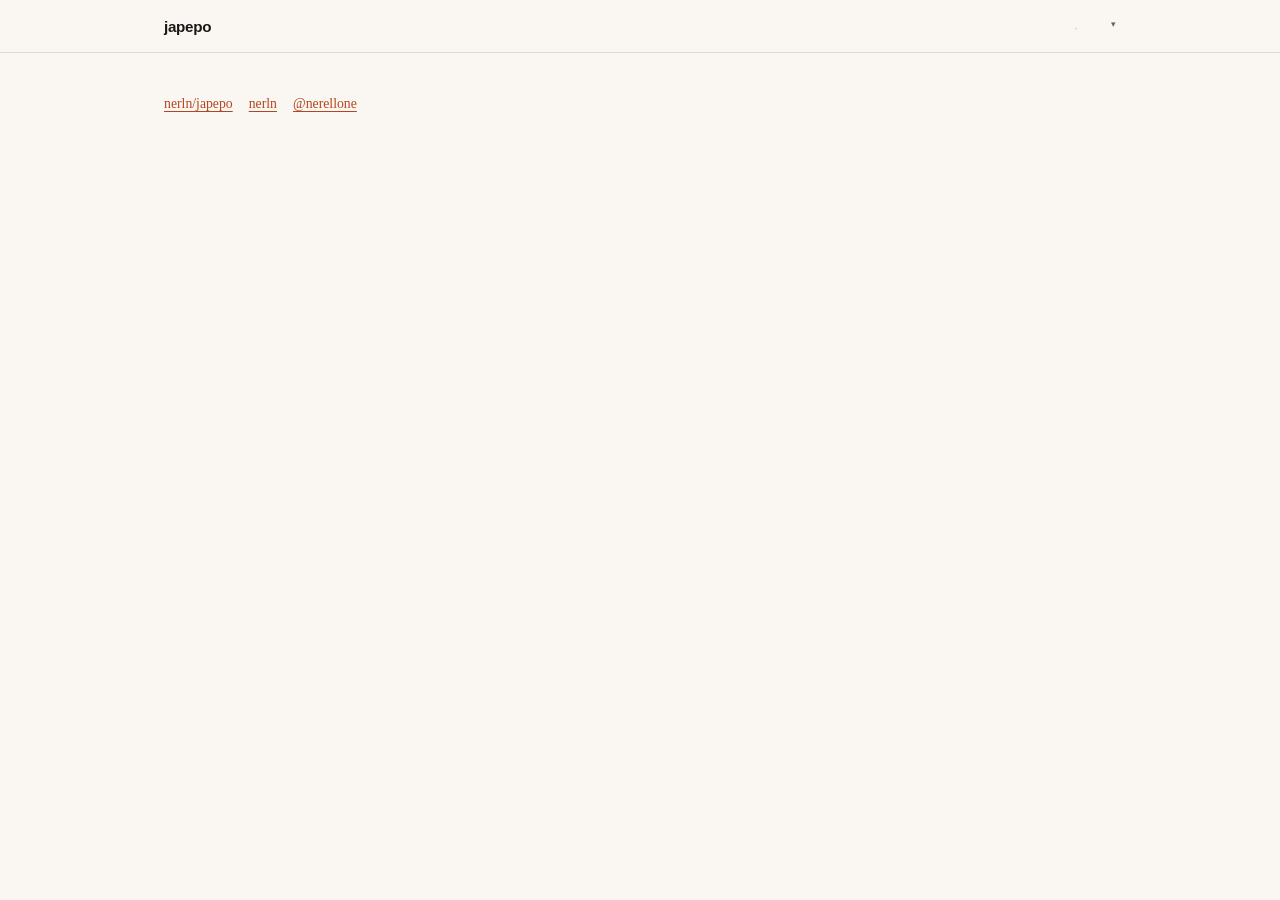
<file: gui/plantilla.html>
<!doctype html>
<html lang="es" data-tema="sistema">
<head>
<meta charset="utf-8">
<meta name="viewport" content="width=device-width, initial-scale=1">
<title>MasterChef Celebrity Paraguay 2026 · japepo</title>
<meta name="description" content="Cuándo es la próxima gala de MasterChef Celebrity Paraguay 2026, quiénes siguen en competencia y qué chance tiene cada uno. En castellano y guaraní. Sitio de hinchas, sin relación con la producción.">
<meta name="author" content="nerln">
<meta name="japepo:firma" content="<!--== FIRMA ==-->">
<meta name="japepo:no-afiliacion" content="Análisis independiente. Sin relación con MasterChef, Banijay, SNT ni la producción del programa.">
<meta property="og:title" content="MasterChef Celebrity Paraguay 2026 · cuándo se juega y cómo va">
<meta property="og:description" content="Cuándo es la próxima gala y quién tiene más chances.">
<meta property="og:type" content="website">
<meta property="og:url" content="https://nerln.github.io/japepo/">
<meta property="og:site_name" content="japepo">
<meta property="og:locale" content="es_PY">
<meta property="og:locale:alternate" content="gn_PY">
<meta property="og:image" content="https://nerln.github.io/japepo/og.png">
<meta property="og:image:width" content="1200">
<meta property="og:image:height" content="630">
<meta property="og:image:alt" content="MasterChef Celebrity Paraguay 2026: la próxima gala y los tres con más chances.">
<meta name="twitter:card" content="summary_large_image">
<meta name="twitter:title" content="MasterChef Celebrity Paraguay 2026">
<meta name="twitter:description" content="Cuándo es la próxima gala y quién tiene más chances.">
<meta name="twitter:image" content="https://nerln.github.io/japepo/og.png">
<link rel="canonical" href="https://nerln.github.io/japepo/">
<link rel="icon" href="icono.svg" type="image/svg+xml">
<style>
<!--== FUENTES ==-->
</style>
<style>
/* ---------- temas ---------- */
:root {
  --fondo: #faf7f2;
  --fondo-2: #fffdfa;
  --fondo-3: #f2ece2;
  --texto: #1b1714;
  --texto-2: #6b6157;
  --borde: #e2d9cb;
  --borde-fuerte: #c9bca8;
  --acento: #b5451f;
  --acento-2: #8a6d1f;
  --barra: #b5451f;
  --banda: rgba(181, 69, 31, 0.18);
  --plano: #6b6157;
  --destacado: #8a6d1f;
  --marca-anillo: #b5451f;
  --marca-caldo: #efe4d3;
  --marca-vapor: #8a6d1f;
  --sombra: 0 1px 2px rgba(27, 23, 20, 0.06), 0 8px 24px rgba(27, 23, 20, 0.05);
  color-scheme: light;

  /* Tres radios, no uno. La ficha y las tablas van a canto vivo, las tarjetas
     apenas redondeadas, y solo las pastillas del control quedan circulares. */
  --radio: 6px;
  --radio-canto: 0px;
  --radio-pastilla: 999px;

  /* Tres familias, tres trabajos. Ninguna es la del sistema: un titular en
     Georgia y un texto en la sans del sistema es lo que hace que una pagina se
     lea como una plantilla. Ver gui/fuentes.py. */
  --tipo-display: "Be Vietnam Pro", "Helvetica Neue", Arial, sans-serif;
  --tipo-texto: "Japepo Serif", "Source Serif 4", Charter, Georgia, serif;
  --tipo-mono: "Japepo Mono", "Source Code", ui-monospace, SFMono-Regular, Menlo, monospace;
}
:root[data-tema="oscuro"] {
  color-scheme: dark;
  --fondo: #14120f; --fondo-2: #1d1a16; --fondo-3: #26221c;
  --texto: #f0ebe4; --texto-2: #a89e92; --borde: #322c25; --borde-fuerte: #4a4238;
  --acento: #e0763f; --acento-2: #d4b45e;
  --barra: #e0763f; --banda: rgba(224, 118, 63, 0.22); --plano: #a89e92;
  --destacado: #d4b45e;
  --marca-anillo: #e0763f; --marca-caldo: #26221c; --marca-vapor: #d4b45e;
  --sombra: 0 1px 2px rgba(0, 0, 0, 0.4), 0 8px 24px rgba(0, 0, 0, 0.3);
}
:root[data-tema="brasa"] {
  color-scheme: dark;
  --fondo: #0d0a08; --fondo-2: #17100c; --fondo-3: #21160f;
  --texto: #ffeede; --texto-2: #bd9b81; --borde: #33200f; --borde-fuerte: #5c3313;
  --acento: #ff7a18; --acento-2: #ffc14d;
  --barra: #ff7a18; --banda: rgba(255, 122, 24, 0.25); --plano: #bd9b81;
  --destacado: #ffc14d;
  --marca-anillo: #ff7a18; --marca-caldo: #21160f; --marca-vapor: #ffc14d;
  --sombra: 0 0 0 1px rgba(255, 122, 24, 0.08), 0 10px 30px rgba(0, 0, 0, 0.55);
}
:root[data-tema="kaa"] {
  color-scheme: light;
  --fondo: #f2f6ee; --fondo-2: #fbfdf8; --fondo-3: #e6eede;
  --texto: #16211a; --texto-2: #56695b; --borde: #d5e0ca; --borde-fuerte: #b3c4a4;
  --acento: #2f6b3d; --acento-2: #7a6a17;
  --barra: #2f6b3d; --banda: rgba(47, 107, 61, 0.16); --plano: #56695b;
  --destacado: #7a6a17;
  --marca-anillo: #2f6b3d; --marca-caldo: #e6eede; --marca-vapor: #7a6a17;
}
:root[data-tema="contraste"] {
  color-scheme: dark;
  --fondo: #000; --fondo-2: #000; --fondo-3: #111;
  --texto: #fff; --texto-2: #e8e8e8; --borde: #fff; --borde-fuerte: #fff;
  --acento: #ffe500; --acento-2: #00e5ff;
  --barra: #ffe500; --banda: rgba(255, 229, 0, 0.3); --plano: #fff;
  --destacado: #00e5ff;
  --marca-anillo: #ffe500; --marca-caldo: #000; --marca-vapor: #00e5ff;
  --sombra: none; --radio: 0px;
}
:root[data-tema="sistema"] { color-scheme: light dark; }
@media (prefers-color-scheme: dark) {
  :root[data-tema="sistema"] {
    --fondo: #14120f; --fondo-2: #1d1a16; --fondo-3: #26221c;
    --texto: #f0ebe4; --texto-2: #a89e92; --borde: #322c25; --borde-fuerte: #4a4238;
    --acento: #e0763f; --acento-2: #d4b45e;
    --barra: #e0763f; --banda: rgba(224, 118, 63, 0.22); --plano: #a89e92;
    --destacado: #d4b45e;
    --marca-anillo: #e0763f; --marca-caldo: #26221c; --marca-vapor: #d4b45e;
    --sombra: 0 1px 2px rgba(0, 0, 0, 0.4), 0 8px 24px rgba(0, 0, 0, 0.3);
  }
}

/* ---------- idioma ---------- */
html[lang="es"] [data-l="gn"], html[lang="gn"] [data-l="es"] { display: none; }

/* ---------- base ---------- */
* { box-sizing: border-box; }
html { scroll-behavior: smooth; }
body {
  margin: 0; background: var(--fondo); color: var(--texto);
  font-family: var(--tipo-texto); font-size: 1.0625rem; font-weight: 400;
  line-height: 1.66; -webkit-font-smoothing: antialiased; text-rendering: optimizeLegibility;
}
.envoltura { max-width: 62rem; margin: 0 auto; padding: 0 1.25rem; }
.prosa { max-width: 62ch; }          /* la linea de lectura, no el ancho del bloque */

/* El salto de la pagina es de familia antes que de peso: geometrico de 700
   contra serif de 250. Un 400 contra un 600 de la misma familia es el contraste
   timido que hace que todo se parezca a todo. */
h1, h2, h3 { font-family: var(--tipo-display); font-weight: 700; }
h1 {
  font-size: clamp(2.4rem, 5.4vw, 3.8rem); line-height: 1.03;
  letter-spacing: -0.035em; margin: 0 0 .5rem;
}
h2 {
  font-size: clamp(1.6rem, 3.2vw, 2.25rem); line-height: 1.12;
  letter-spacing: -0.022em; margin: 0 0 .5rem;
}
h3 {
  font-size: 1.06rem; line-height: 1.3; letter-spacing: -0.008em;
  margin: 2.4rem 0 .6rem;
}
p { margin: 0 0 1.05rem; }
strong, b { font-weight: 600; }
a { color: var(--acento); text-underline-offset: 3px; }
a:hover { text-decoration-thickness: 2px; }
:focus-visible { outline: 3px solid var(--acento); outline-offset: 2px; border-radius: 3px; }
.silencio { color: var(--texto-2); }
.mono { font-family: var(--tipo-mono); font-variant-numeric: tabular-nums; }
.oculto { position: absolute; width: 1px; height: 1px; overflow: hidden; clip: rect(0 0 0 0); white-space: nowrap; }
/* El enlace de salto es el primer tabulado de la pagina: al recibir el foco
   tiene que verse, o para quien navega con teclado es como no tenerlo. */
.oculto:focus, .oculto:focus-visible {
  position: fixed; top: .6rem; left: .6rem; width: auto; height: auto; clip: auto;
  z-index: 60; background: var(--acento); color: var(--fondo);
  padding: .5rem .9rem; border-radius: var(--radio); font-family: var(--tipo-display);
  font-weight: 700; text-decoration: none;
}

/* ---------- barra de control ---------- */
/* Una linea de texto arriba de todo. No se pega al scroll: una barra que
   persigue al lector le come alto de pantalla en el telefono y no hace falta,
   porque el tema ya viene del sistema y el idioma se elige una vez. */
.control { border-bottom: 1px solid var(--borde); }
.control .envoltura {
  display: flex; gap: 1rem; align-items: baseline; justify-content: space-between;
  padding-top: .85rem; padding-bottom: .85rem;
}
.control-nombre {
  font-family: var(--tipo-display); font-weight: 700; font-size: .95rem;
  letter-spacing: -0.02em; color: var(--texto); text-decoration: none;
}
.control-derecha {
  display: flex; align-items: baseline; gap: 1.1rem;
  font-family: var(--tipo-display); font-weight: 500; font-size: .8rem;
}
.idiomas { display: flex; align-items: baseline; gap: .45rem; }
.idiomas > span[aria-hidden] { color: var(--borde-fuerte); }
.idiomas button {
  border: 0; background: none; padding: 0; margin: 0; font: inherit;
  color: var(--texto-2); cursor: pointer;
}
.idiomas button:hover { color: var(--acento); }
.idiomas button[aria-pressed="true"] { color: var(--texto); font-weight: 700; }
.temas { position: relative; display: inline-flex; align-items: baseline; }
.temas::after {
  content: "▾"; position: absolute; right: 0; pointer-events: none;
  color: var(--texto-2); font-size: .7em;
}
.temas select {
  appearance: none; -webkit-appearance: none;
  border: 0; background: none; font: inherit; color: var(--texto-2);
  padding: 0 .85rem 0 0; margin: 0; cursor: pointer;
}
.temas select:hover { color: var(--acento); }

/* ---------- portada ---------- */
.portada { padding: 3.2rem 0 2rem; border-bottom: 1px solid var(--borde); }
.portada-fila { display: flex; gap: 2.2rem; align-items: center; flex-wrap: wrap; }
.portada-fila > div { flex: 1 1 22rem; min-width: 0; }
.marca { width: 132px; height: 132px; flex: none; }
.control .marca { width: 26px; height: 26px; }
.bajada {
  font-size: clamp(1.15rem, 2.1vw, 1.45rem); font-weight: 250; line-height: 1.42;
  color: var(--texto); max-width: 40ch; margin: .3rem 0 1rem;
}
.hechos { display: flex; gap: .5rem; flex-wrap: wrap; margin-top: 1rem; }
.hecho {
  border: 1px solid var(--borde); background: var(--fondo-2); border-radius: var(--radio);
  padding: .3rem .7rem; font-family: var(--tipo-display); font-weight: 500; font-size: .8rem;
}
.hecho b { font-weight: 600; }

/* ---------- la proxima gala ---------- */
.cifras { display: flex; gap: 1.6rem; flex-wrap: wrap; margin-top: 1.4rem; }
.cifra {
  font-family: var(--tipo-display); font-weight: 500; font-size: .78rem;
  color: var(--texto-2); line-height: 1.2; text-transform: uppercase; letter-spacing: .08em;
}
.cifra-num {
  display: block; font-family: var(--tipo-display); font-weight: 700;
  font-size: 2rem; letter-spacing: -0.03em; color: var(--texto); text-transform: none;
}
.proxima-tarjeta {
  margin-top: 2.4rem; border: 1px solid var(--borde-fuerte); border-left: 4px solid var(--acento);
  background: var(--fondo-2); padding: 1.1rem 1.3rem; border-radius: var(--radio);
}
.proxima-rotulo {
  font-family: var(--tipo-display); font-weight: 700; font-size: .7rem;
  letter-spacing: .16em; text-transform: uppercase; color: var(--acento); margin: 0 0 .3rem;
}
.proxima-cuando {
  font-family: var(--tipo-display); font-weight: 700; letter-spacing: -0.02em;
  font-size: clamp(1.3rem, 2.6vw, 1.75rem); margin: 0; line-height: 1.2;
}
.proxima-hora {
  font-family: var(--tipo-mono); font-size: .8em; color: var(--acento); margin-left: .6rem;
}
.proxima-reloj { margin: .35rem 0 0; font-size: .95rem; color: var(--texto-2); min-height: 1.5em; }
.proxima-tarjeta .hechos { margin-top: .9rem; }
a.hecho { text-decoration: none; }
a.hecho:hover { border-color: var(--acento); }
.capitanes { display: flex; gap: .6rem; flex-wrap: wrap; margin-top: 1rem; }
.capitan {
  display: flex; align-items: center; gap: .45rem; border: 1px solid var(--borde);
  border-radius: var(--radio-pastilla); padding: .2rem .8rem .2rem .2rem;
  background: var(--fondo-2); font-family: var(--tipo-display); font-weight: 500; font-size: .85rem;
}
.capitan .cara { width: 30px; height: 30px; }
.calendario { list-style: none; padding: 0; margin: 1rem 0 0; max-width: 26rem; }
.calendario li {
  display: flex; justify-content: space-between; gap: 1rem; padding: .45rem 0;
  border-bottom: 1px solid var(--borde); font-family: var(--tipo-display); font-weight: 500;
  font-size: .9rem;
}
.calendario li:last-child { border-bottom: 0; }
.calendario .mono { color: var(--texto-2); font-size: .85rem; }

/* ---------- el movimiento del pronostico ---------- */
.movimiento { width: 100%; min-width: 30rem; height: auto; display: block; }

/* ---------- momentos ---------- */
.momentos-h {
  font-family: var(--tipo-display); font-weight: 700; font-size: .72rem;
  letter-spacing: .14em; text-transform: uppercase; color: var(--texto-2); margin: 1.4rem 0 .5rem;
}
.momentos { margin: 0; padding-left: 1.1rem; display: grid; gap: .45rem; }
.momentos li { padding-left: .3rem; }
.momentos li::marker { font-family: var(--tipo-mono); color: var(--acento); font-size: .85em; }

/* ---------- redes ---------- */
.cuentas { display: grid; grid-template-columns: repeat(auto-fit, minmax(min(100%, 13rem), 1fr)); gap: .7rem; margin-top: 1rem; }
.cuenta {
  border: 1px solid var(--borde); background: var(--fondo-2); border-radius: var(--radio);
  padding: .7rem .9rem; text-decoration: none; color: var(--texto);
  font-family: var(--tipo-display); display: flex; flex-direction: column; gap: .15rem;
}
.cuenta:hover { border-color: var(--acento); }
.cuenta b { font-weight: 700; font-size: .95rem; }
.cuenta .mono { font-size: .8rem; color: var(--texto-2); }
.etiquetas-grandes { display: flex; gap: .6rem; flex-wrap: wrap; margin-top: 1rem; }
.etiqueta-grande {
  font-family: var(--tipo-display); font-weight: 700; font-size: .95rem;
  color: var(--acento); border: 1px solid var(--acento); border-radius: var(--radio-pastilla);
  padding: .2rem .85rem;
}

/* ---------- secciones ---------- */
section { padding: 3.2rem 0; border-bottom: 1px solid var(--borde); scroll-margin-top: 5.5rem; }
.rotulo {
  font-family: var(--tipo-mono); font-size: .8rem; letter-spacing: .1em;
  color: var(--acento); margin-bottom: .9rem;
}

/* ---------- ficha ---------- */
/* Las separaciones son sombras, no huecos: con seis datos y cuatro columnas
   sobra media fila, y un hueco pintado deja un bloque de color sin sentido. */
.ficha {
  display: grid; grid-template-columns: repeat(auto-fit, minmax(13rem, 1fr));
  background: var(--fondo-2); border: 1px solid var(--borde);
  border-radius: var(--radio-canto); overflow: hidden; margin-top: 1.75rem;
}
.ficha div { padding: .95rem 1.1rem; box-shadow: 1px 0 0 var(--borde), 0 1px 0 var(--borde); }
.ficha dt { font-family: var(--tipo-display); font-weight: 500; font-size: .68rem; letter-spacing: .13em; text-transform: uppercase; color: var(--texto-2); margin-bottom: .25rem; }
.ficha dd { margin: 0; font-size: 1.02rem; }

/* ---------- medidor ---------- */
.medidor { display: flex; gap: 1.5rem; align-items: center; flex-wrap: wrap; margin: 1.5rem 0; }
.medidor svg { width: 128px; height: 128px; flex: none; }
.medidor-num {
  font-family: var(--tipo-texto); font-weight: 250; font-size: clamp(3.2rem, 7vw, 4.6rem);
  line-height: .95; letter-spacing: -0.03em; font-variant-numeric: tabular-nums;
}

/* ---------- barras ---------- */
.barras { margin: 1.5rem 0 0; display: grid; gap: .3rem; }
.barra-fila { display: grid; grid-template-columns: minmax(6rem, 9.5rem) 1fr 5.2rem; gap: .7rem; align-items: center; font-family: var(--tipo-display); font-weight: 500; font-size: .86rem; }
.barra-nombre { text-align: right; white-space: nowrap; overflow: hidden; text-overflow: ellipsis; }
.pista { position: relative; height: 22px; background: var(--fondo-3); border-radius: 2px; overflow: hidden; }
.pista .banda {
  position: absolute; top: 0; bottom: 0; background: var(--banda);
  box-shadow: inset 2px 0 0 var(--texto-2), inset -2px 0 0 var(--texto-2);
  opacity: .85;
}
.pista .valor { position: absolute; top: 0; bottom: 0; left: 0; background: var(--barra); border-radius: 2px 0 0 2px; }
.pista .plano { position: absolute; top: -2px; bottom: -2px; width: 2px; background: var(--plano); opacity: .75; }
.barra-num { font-family: var(--tipo-mono); font-size: .82rem; color: var(--texto-2); font-variant-numeric: tabular-nums; }
.leyenda { display: flex; gap: 1.2rem; flex-wrap: wrap; font-family: var(--tipo-display); font-weight: 500; font-size: .78rem; color: var(--texto-2); margin-top: 1rem; }
.leyenda i {
  display: inline-block; width: 14px; height: 10px; vertical-align: -1px;
  margin-right: .35rem; border-radius: 2px;
  box-shadow: inset 1px 0 0 var(--texto-2), inset -1px 0 0 var(--texto-2);
}

/* ---------- tablas ---------- */
.tabla-envoltura { overflow-x: auto; margin: 1.75rem 0; border: 1px solid var(--borde); border-radius: var(--radio-canto); }
table { border-collapse: collapse; width: 100%; font-size: .9rem; background: var(--fondo-2); }
th, td { text-align: left; padding: .6rem .8rem; border-bottom: 1px solid var(--borde); vertical-align: top; }
th { font-family: var(--tipo-display); font-size: .68rem; letter-spacing: .12em; text-transform: uppercase; color: var(--texto-2); font-weight: 700; white-space: nowrap; }
tbody tr:last-child td { border-bottom: 0; }
td.num { font-family: var(--tipo-mono); font-variant-numeric: tabular-nums; white-space: nowrap; }
td.entero { white-space: nowrap; }

/* ---------- indice de secciones ---------- */
.indice { display: flex; gap: .5rem; flex-wrap: wrap; margin-top: 1.75rem; font-family: var(--tipo-display); font-weight: 500; font-size: .82rem; }
.indice { gap: .35rem 1.15rem; }
.indice a {
  text-decoration: none; color: var(--texto-2);
  border-bottom: 1px solid transparent; padding-bottom: 1px;
}
.indice a:hover { color: var(--acento); border-bottom-color: var(--acento); }
.numero-seccion { font-family: var(--tipo-mono); color: var(--texto-2); }

/* ---------- plantel ---------- */
.rejilla { display: grid; grid-template-columns: repeat(auto-fill, minmax(min(100%, 15.5rem), 1fr)); gap: .9rem; margin-top: 1.5rem; }
.persona { border: 1px solid var(--borde); background: var(--fondo-2); border-radius: var(--radio); padding: .9rem; box-shadow: var(--sombra); }
.persona-cab { display: flex; gap: .7rem; align-items: center; }
.cara { width: 46px; height: 46px; flex: none; }
.persona-nombre { font-family: var(--tipo-display); font-weight: 700; font-size: .98rem; letter-spacing: -0.015em; line-height: 1.25; }
.persona-p { font-family: var(--tipo-mono); font-size: .82rem; color: var(--texto-2); }
.etiqueta { display: inline-block; font-family: var(--tipo-display); font-weight: 500; font-size: .7rem; border: 1px solid var(--borde-fuerte); border-radius: var(--radio-pastilla); padding: .08rem .55rem; color: var(--texto-2); margin: .5rem .3rem 0 0; }
.etiqueta.viva { border-color: var(--destacado); color: var(--destacado); }
.persona-nota { font-size: .84rem; color: var(--texto-2); margin: .5rem 0 0; }

/* ---------- galas ---------- */
.gala { border-left: 3px solid var(--acento); padding: 0 0 1.5rem 1.2rem; margin-left: .4rem; position: relative; }
.gala:last-child { padding-bottom: 0; }
.gala.futura { border-left-style: dashed; border-left-color: var(--borde-fuerte); }
.gala h3 { margin-top: 0; }
.gala-meta { font-family: var(--tipo-display); font-weight: 500; font-size: .78rem; color: var(--texto-2); display: flex; gap: .8rem; flex-wrap: wrap; }
.podio { display: flex; gap: .5rem; flex-wrap: wrap; margin-top: .7rem; }
.podio span { border: 1px solid var(--borde); border-radius: var(--radio-pastilla); padding: .12rem .65rem; font-family: var(--tipo-display); font-weight: 500; font-size: .8rem; background: var(--fondo-2); }
.podio span.orden { border-color: var(--destacado); }

/* ---------- los equipos ---------- */
.equipos { display: grid; grid-template-columns: repeat(auto-fill, minmax(min(100%, 16rem), 1fr)); gap: .6rem; margin-top: 1rem; }
.equipo { border: 1px solid var(--borde); border-radius: var(--radio); padding: .6rem .7rem; background: var(--fondo-2); }
.equipo .podio { margin-top: 0; }
.equipo .etiqueta { margin-top: .45rem; }

/* ---------- spoilers ---------- */
details.spoiler { border: 1px solid var(--borde-fuerte); border-radius: var(--radio); background: var(--fondo-2); padding: .9rem 1rem; margin-top: 1.5rem; }
details.spoiler > summary { cursor: pointer; font-family: var(--tipo-display); font-weight: 700; list-style: none; display: flex; align-items: center; gap: .5rem; }
details.spoiler > summary::-webkit-details-marker { display: none; }
details.spoiler > summary::before { content: "▸"; color: var(--acento); }
details.spoiler[open] > summary::before { content: "▾"; }
.aviso { border-left: 3px solid var(--acento); padding-left: .9rem; color: var(--texto-2); font-size: .9rem; margin: 1rem 0; }
.lista-limpia { list-style: none; padding: 0; margin: 1rem 0 0; display: grid; gap: .7rem; }
.lista-limpia li { border: 1px solid var(--borde); border-radius: var(--radio); padding: .7rem .9rem; background: var(--fondo-2); }

/* ---------- tuits ---------- */
.tuits { display: grid; grid-template-columns: repeat(auto-fill, minmax(min(100%, 19rem), 1fr)); gap: .9rem; margin-top: 1.5rem; }
.tuit { border: 1px solid var(--borde); border-radius: var(--radio); background: var(--fondo-2); padding: .9rem; display: flex; flex-direction: column; gap: .6rem; }
.tuit-cab { display: flex; gap: .5rem; align-items: baseline; font-size: .82rem; }
.tuit-handle { font-family: var(--tipo-display); font-weight: 700; }
.tuit-texto { white-space: pre-line; font-size: .92rem; margin: 0; }
.tuit-pie { margin-top: auto; display: flex; gap: .8rem; align-items: center; font-size: .8rem; color: var(--texto-2); }

/* ---------- pie ---------- */
footer { padding: 2.5rem 0 4rem; font-size: .86rem; color: var(--texto-2); }
footer p { max-width: 42rem; }
.pie-enlaces { display: flex; gap: 1rem; flex-wrap: wrap; margin-bottom: 1rem; }

@media (prefers-reduced-motion: reduce) {
  html { scroll-behavior: auto; }
  * { animation-duration: .01ms !important; transition-duration: .01ms !important; }
}
@media (max-width: 34rem) {
  body { font-size: 16px; }
  .barra-fila { grid-template-columns: minmax(4.5rem, 7rem) 1fr 4.4rem; gap: .5rem; }
  .control-nombre { display: none; }
}
@media print {
  .control { display: none; }
  section { break-inside: avoid; }
}
</style>
</head>
<body>

<a class="oculto" href="#contenido">Ir al contenido</a>

<div class="control">
  <div class="envoltura">
    <a class="control-nombre" href="#contenido">japepo</a>
    <div class="control-derecha">
      <span class="idiomas">
        <span class="oculto" id="rot-idioma"><!--== ROTULO_IDIOMA_LLANO ==--></span>
        <button id="b-es" type="button" aria-pressed="true" lang="es"
                aria-describedby="rot-idioma"><!--== IDIOMA_ES ==--></button>
        <span aria-hidden="true">·</span>
        <button id="b-gn" type="button" aria-pressed="false" lang="gn"
                aria-describedby="rot-idioma"><!--== IDIOMA_GN ==--></button>
      </span>
      <span class="temas">
        <label class="oculto" for="s-tema-es" data-l="es"><!--== ROTULO_TEMA_ES ==--></label>
        <label class="oculto" for="s-tema-gn" data-l="gn"><!--== ROTULO_TEMA_GN ==--></label>
        <select id="s-tema-es" data-l="es"><!--== OPCIONES_TEMA_ES ==--></select>
        <select id="s-tema-gn" data-l="gn"><!--== OPCIONES_TEMA_GN ==--></select>
      </span>
    </div>
  </div>
</div>

<main id="contenido">
<!--== CUERPO ==-->
</main>

<footer>
  <div class="envoltura">
    <div class="pie-enlaces">
      <a href="https://github.com/nerln/japepo">nerln/japepo</a>
      <a href="https://github.com/nerln">nerln</a>
      <a href="https://x.com/nerellone">@nerellone</a>
    </div>
    <p><span data-l="es"><!--== PIE_AVISO_ES ==--></span><span data-l="gn"><!--== PIE_AVISO_GN ==--></span></p>
    <p><span data-l="es"><!--== PIE_GUARANI_ES ==--></span><span data-l="gn"><!--== PIE_GUARANI_GN ==--></span></p>
    <p><span data-l="es"><!--== PIE_TIPOS_ES ==--></span><span data-l="gn"><!--== PIE_TIPOS_GN ==--></span></p>
    <p class="mono"><!--== PIE_FIRMA ==--></p>
  </div>
</footer>

<script>
(function () {
  "use strict";
  var raiz = document.documentElement;
  var LLAVE_TEMA = "japepo:tema";
  var LLAVE_IDIOMA = "japepo:idioma";
  var LLAVE_SPOILER = "japepo:spoilers";
  var TEMAS = <!--== LISTA_TEMAS ==-->;

  function guardar(llave, valor) {
    try { localStorage.setItem(llave, valor); } catch (e) { /* modo privado */ }
  }
  function leer(llave) {
    try { return localStorage.getItem(llave); } catch (e) { return null; }
  }

  function ponerIdioma(codigo) {
    var valido = codigo === "gn" ? "gn" : "es";
    raiz.setAttribute("lang", valido);
    document.getElementById("b-es").setAttribute("aria-pressed", String(valido === "es"));
    document.getElementById("b-gn").setAttribute("aria-pressed", String(valido === "gn"));
    guardar(LLAVE_IDIOMA, valido);
  }

  function selectores() {
    return [document.getElementById("s-tema-es"), document.getElementById("s-tema-gn")];
  }

  var regla = null;
  function medir(s) {
    if (!regla) {
      regla = document.createElement("span");
      regla.setAttribute("aria-hidden", "true");
      regla.style.cssText = "position:absolute;visibility:hidden;white-space:pre";
      document.body.appendChild(regla);
    }
    var estilo = getComputedStyle(s);
    regla.style.font = estilo.font;
    regla.style.letterSpacing = estilo.letterSpacing;
    regla.textContent = s.options[s.selectedIndex].text;
    return Math.ceil(regla.getBoundingClientRect().width);
  }

  function ponerTema(nombre) {
    var valido = TEMAS.indexOf(nombre) >= 0 ? nombre : "sistema";
    raiz.setAttribute("data-tema", valido);
    selectores().forEach(function (s) {
      s.value = valido;
      s.style.width = (medir(s) + 16) + "px";
    });
    guardar(LLAVE_TEMA, valido);
  }

  var parametros = new URLSearchParams(location.search);
  ponerIdioma(parametros.get("lang") || leer(LLAVE_IDIOMA) ||
              ((navigator.language || "es").slice(0, 2) === "gn" ? "gn" : "es"));
  ponerTema(parametros.get("tema") || leer(LLAVE_TEMA) || "sistema");

  document.getElementById("b-es").addEventListener("click", function () { ponerIdioma("es"); });
  document.getElementById("b-gn").addEventListener("click", function () { ponerIdioma("gn"); });
  selectores().forEach(function (s) {
    s.addEventListener("change", function (ev) { ponerTema(ev.target.value); });
  });

  // La cuenta regresiva. Las emisiones vienen del servidor en instantes UTC, asi
  // que da igual desde que huso se mire; la fecha y la hora ya estan escritas en
  // el HTML, y esto solo agrega cuanto falta.
  var EMISIONES = <!--== EMISIONES ==-->;

  function proximaEmision(ahora) {
    for (var i = 0; i < EMISIONES.length; i++) {
      var arranca = Date.parse(EMISIONES[i].iso);
      if (ahora < arranca + 90 * 60000) {
        return { arranca: arranca, alAire: ahora >= arranca, entrada: EMISIONES[i] };
      }
    }
    return null;
  }

  // La fecha tambien se reescribe, no solo el reloj. La que viene horneada en el
  // HTML es la del dia en que se construyo la pagina: si nadie la reconstruye,
  // el reloj sigue andando y la fecha se queda vieja, y la tarjeta pasa a decir
  // dos cosas distintas. Sin JavaScript se ve la horneada, que era cierta cuando
  // se publico.
  function pintarFecha(emision) {
    var fechas = document.querySelectorAll(".proxima-fecha");
    for (var i = 0; i < fechas.length; i++) {
      var idioma = fechas[i].getAttribute("data-l");
      if (emision && emision.entrada[idioma]) {
        fechas[i].textContent = emision.entrada[idioma];
      }
    }
  }

  function pintarReloj() {
    var relojes = document.querySelectorAll(".reloj");
    if (!relojes.length) { return; }
    var emision = proximaEmision(Date.now());
    pintarFecha(emision);
    for (var i = 0; i < relojes.length; i++) {
      var r = relojes[i];
      if (!emision) { r.textContent = ""; continue; }
      if (emision.alAire) { r.textContent = r.dataset.aire; continue; }
      var faltan = Math.max(0, emision.arranca - Date.now());
      var minutos = Math.floor(faltan / 60000);
      var dias = Math.floor(minutos / 1440);
      var horas = Math.floor((minutos % 1440) / 60);
      var partes = [];
      if (dias) { partes.push(dias + " " + r.dataset.dias); }
      if (dias || horas) { partes.push(horas + " " + r.dataset.horas); }
      partes.push((minutos % 60) + " " + r.dataset.minutos);
      r.textContent = r.dataset.faltan + " " + partes.join(" · ");
    }
  }

  pintarReloj();
  setInterval(pintarReloj, 30000);

  var spoiler = document.getElementById("spoilers-abre");
  if (spoiler) {
    if (leer(LLAVE_SPOILER) === "abierto") { spoiler.open = true; }
    spoiler.addEventListener("toggle", function () {
      guardar(LLAVE_SPOILER, spoiler.open ? "abierto" : "cerrado");
    });
  }
}());
</script>
</body>
</html>
</file>
